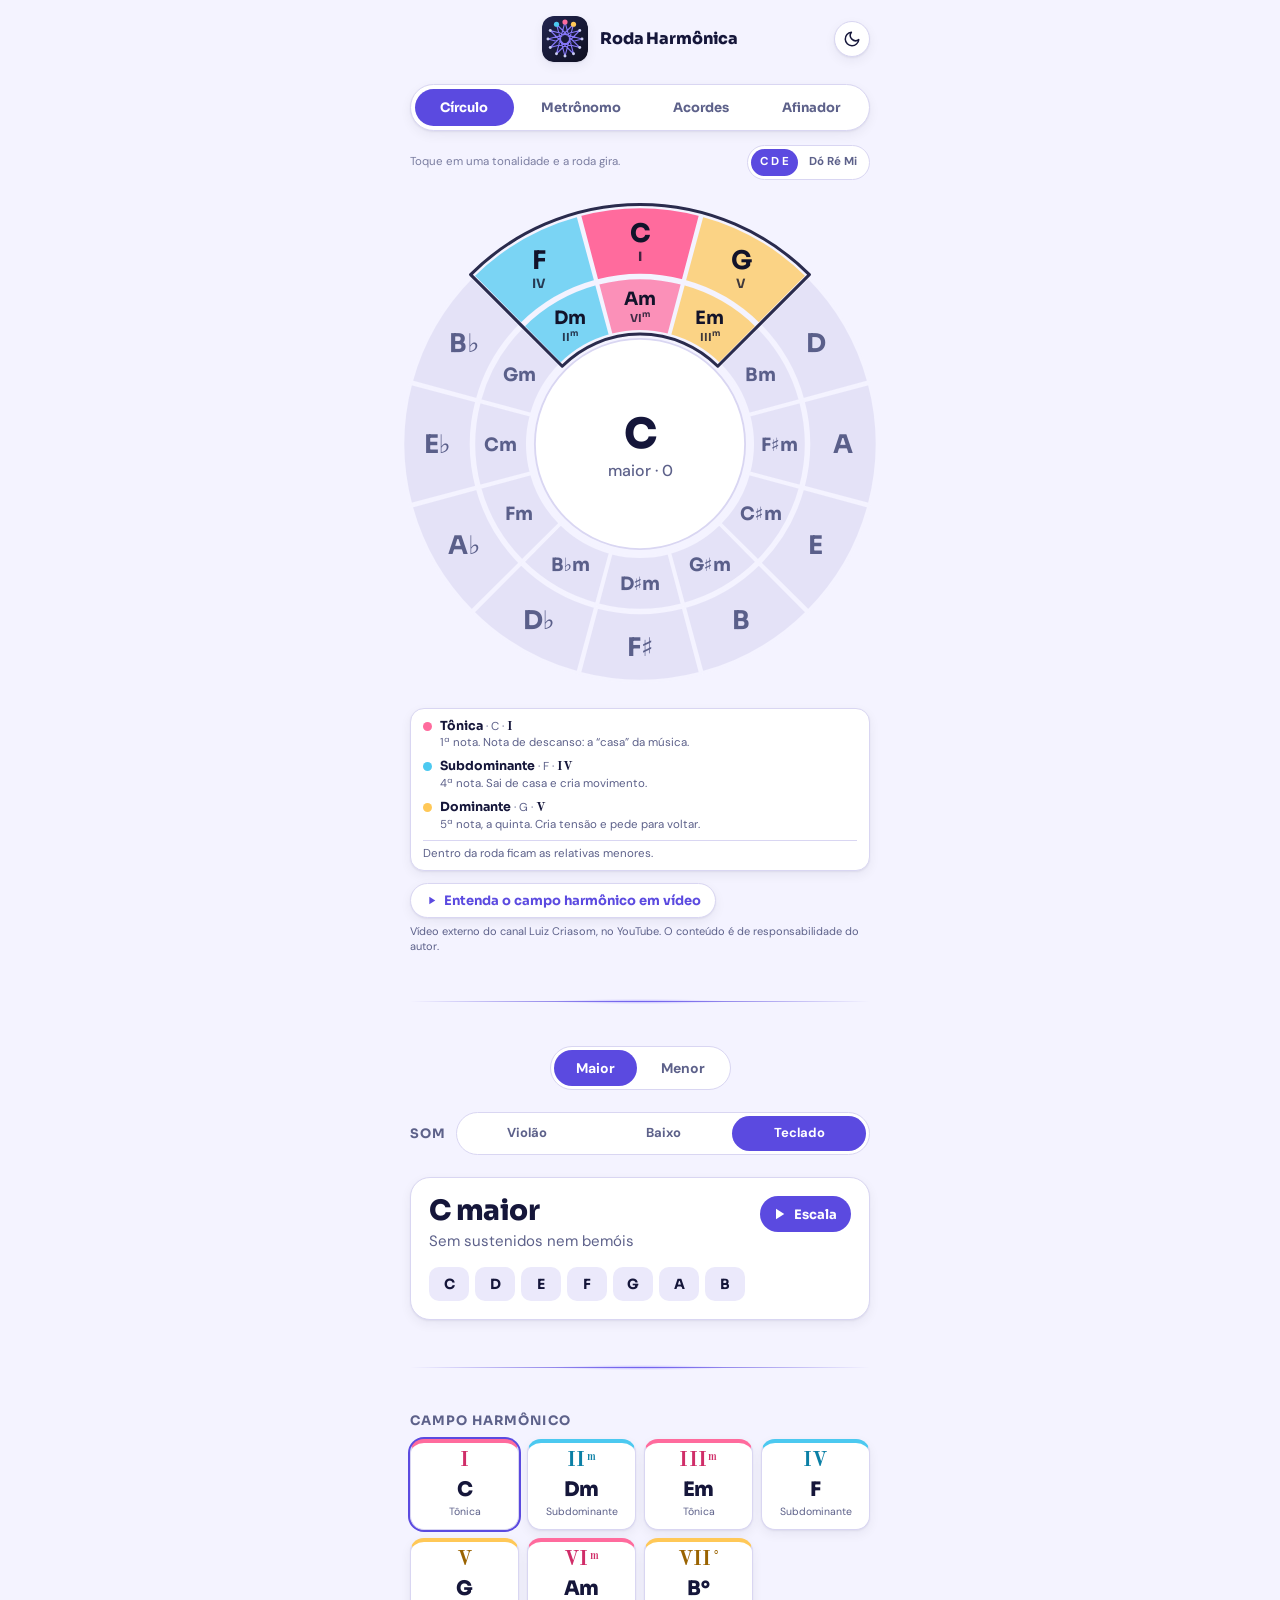
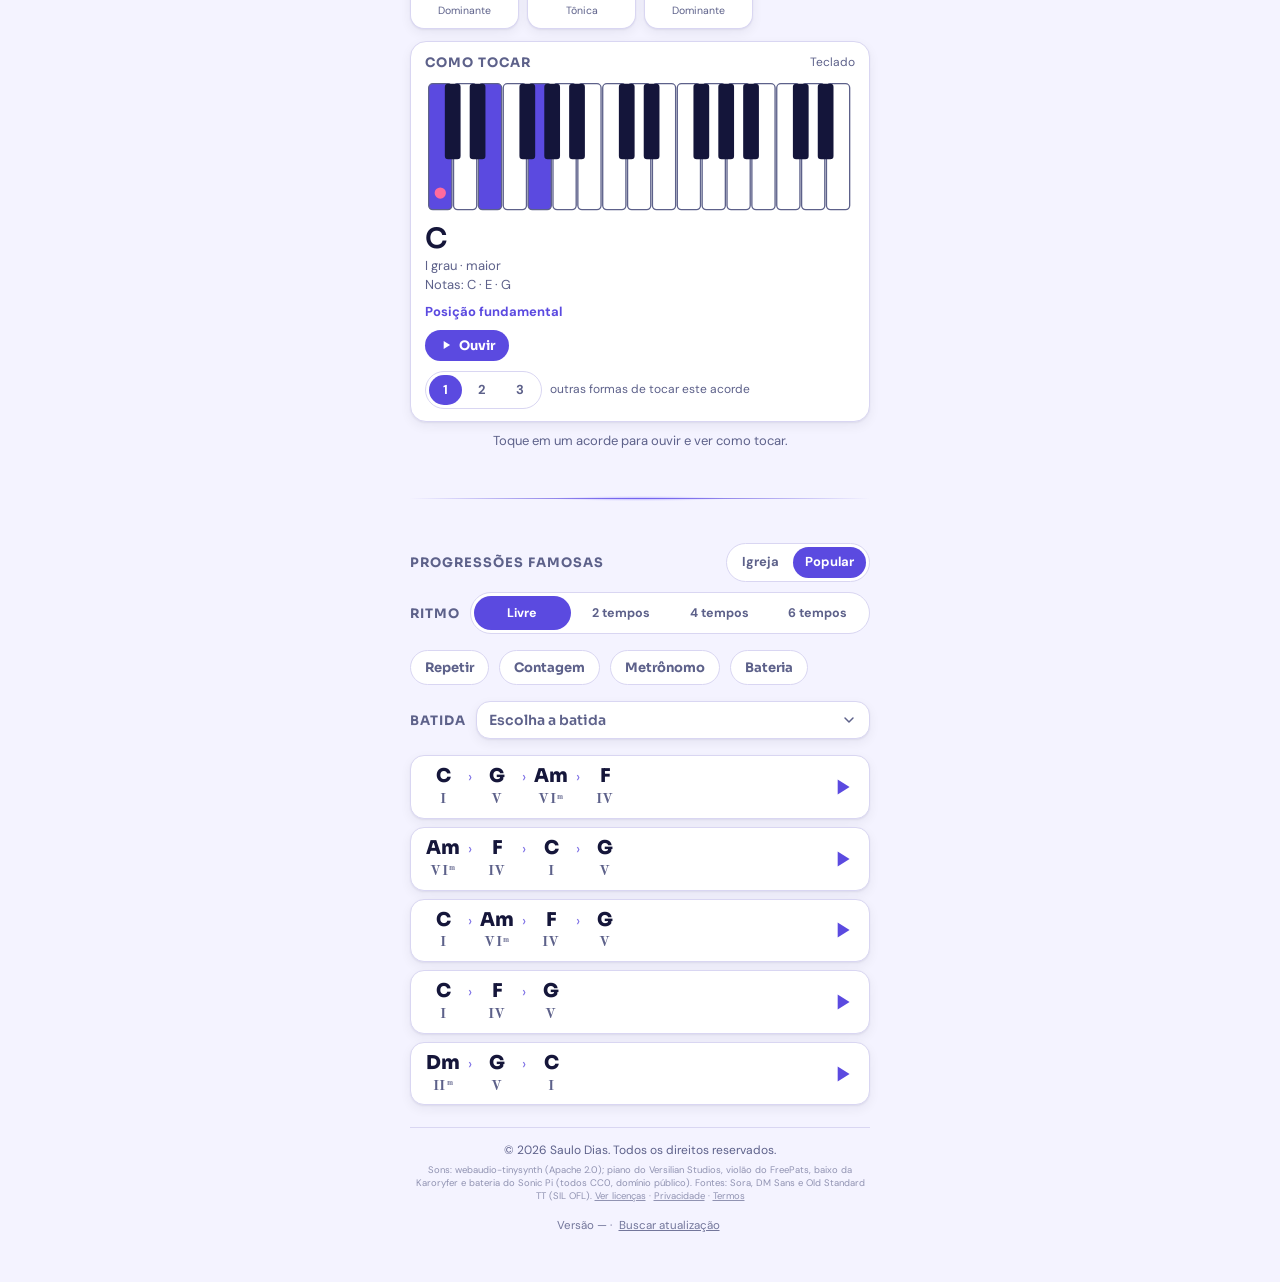
<file: index.html>
<!doctype html>
<html lang="pt-BR">
<head>
<meta charset="utf-8">
<meta name="viewport" content="width=device-width, initial-scale=1, viewport-fit=cover">
<title>Roda Harmônica</title>
<meta name="description" content="Roda Harmônica: círculo de quintas interativo, acordes, afinador, campo harmônico, progressões e ritmos.">
<meta name="theme-color" content="#f4f3ff" media="(prefers-color-scheme: light)">
<meta name="theme-color" content="#0e0f1f" media="(prefers-color-scheme: dark)">
<link rel="manifest" href="manifest.webmanifest">
<link rel="icon" type="image/svg+xml" href="icons/favicon.svg">
<link rel="icon" type="image/png" sizes="32x32" href="icons/favicon-32.png">
<link rel="apple-touch-icon" href="icons/apple-touch-icon.png">
<meta name="mobile-web-app-capable" content="yes">
<meta name="apple-mobile-web-app-capable" content="yes">
<meta name="apple-mobile-web-app-title" content="Roda Harmônica">
<meta name="apple-mobile-web-app-status-bar-style" content="black">
<link rel="stylesheet" href="assets/fonts/fonts.css">
<style>
/* base do documento (no protótipo isso vinha do Claude) */
:root { color-scheme: light; padding-top: env(safe-area-inset-top, 0px); padding-bottom: env(safe-area-inset-bottom, 0px); }
body { margin: 0; font: 14px system-ui, sans-serif; }
img { max-width: 100%; }
[hidden] { display: none !important; }
</style>
<style>
/* Layout: one phone-width column. Wheel on top, key card, chord grid, progressions.
   Colors: dark-first. Three function colors (tonic / subdominant / dominant) are reused on wheel and chord cards. */
:root {
  --bg: #0e0f1f;
  --surface: #181a30;
  --surface-2: #20233f;
  --seg: #1d2040;
  --seg-ink: #8f94bd;
  --fg: #f2f3ff;
  --muted: #9a9fc6;
  --line: #2a2e52;
  --ton: #ff6b9d;
  --sub: #4cc9f0;
  --dom: #ffc857;
  --on-fn: #12132a;
  --ton-t: #ff6b9d;
  --sub-t: #4cc9f0;
  --dom-t: #ffc857;
  --ok: #3ddc97;
  --shadow: none;
  --brand: #8b7cff;
  --font-display: "Sora", "Trebuchet MS", system-ui, sans-serif;
  --font-serif: "Old Standard TT", Georgia, "Times New Roman", serif;
  --font-body: "DM Sans", system-ui, -apple-system, "Segoe UI", sans-serif;
  color-scheme: dark;
}
@media (prefers-color-scheme: light) {
  :root:not([data-theme="dark"]) {
    --bg: #f4f3ff; --surface: #ffffff; --surface-2: #ebe9fb; --seg: #e4e2f7; --seg-ink: #5a5f8a;
    --fg: #15163a; --muted: #5d618a; --line: #d9d6f2; --brand: #5b4ae0;
    --ton-t: #d02d68; --sub-t: #0a7fa5; --dom-t: #9a6300; --ok: #0f9d62; --shadow: 0 1px 2px rgba(21, 22, 58, .06), 0 4px 12px rgba(21, 22, 58, .06);
    color-scheme: light;
  }
}
:root[data-theme="light"] {
  --bg: #f4f3ff; --surface: #ffffff; --surface-2: #ebe9fb; --seg: #e4e2f7; --seg-ink: #5a5f8a;
  --fg: #15163a; --muted: #5d618a; --line: #d9d6f2; --brand: #5b4ae0;
    --ton-t: #d02d68; --sub-t: #0a7fa5; --dom-t: #9a6300; --ok: #0f9d62; --shadow: 0 1px 2px rgba(21, 22, 58, .06), 0 4px 12px rgba(21, 22, 58, .06);
  color-scheme: light;
}
body { background: var(--bg); color: var(--fg); font: 15px/1.45 var(--font-body); padding-block: 16px 40px;
  padding-left: max(16px, env(safe-area-inset-left, 0px)); padding-right: max(16px, env(safe-area-inset-right, 0px)); }
.app { max-width: 460px; margin: 0 auto; display: flex; flex-direction: column; gap: 22px; }
html, body, button, a { -webkit-tap-highlight-color: transparent; }
button { font: inherit; color: inherit; cursor: pointer; border: 0; background: none; -webkit-tap-highlight-color: transparent; }
button:focus:not(:focus-visible) { outline: none; }
body, button, .seg { touch-action: manipulation; }
button:focus-visible { outline: 2px solid var(--brand); outline-offset: 2px; }
.seg, .seg:focus { outline: none; }
.seg:focus-visible path { stroke: var(--fg); stroke-width: 3; }

header { display: flex; align-items: center; justify-content: space-between; gap: 12px; }
h1 { font: 800 16px/1.15 var(--font-display); margin: 0; letter-spacing: -.01em; }
.sub { color: var(--muted); font-size: 13px; margin: 4px 0 0; }
.pill { display: inline-flex; background: var(--surface); border: 1px solid var(--line); border-radius: 999px; padding: 3px; gap: 2px; flex: none; }
.pill button { padding: 6px 12px; border-radius: 999px; font-size: 13px; font-weight: 700; color: var(--muted); }
.pill button[aria-pressed="true"] { background: var(--brand); color: #fff; }

.wheel-wrap { position: relative; width: calc(100% + 24px); max-width: none; margin: 0 -12px; aspect-ratio: 1; }
.wheel-wrap svg { width: 100%; height: 100%; display: block; overflow: visible; }
#rot { transition: transform .7s cubic-bezier(.2,.8,.2,1); }
.lbl { transition: transform .7s cubic-bezier(.2,.8,.2,1); font-family: var(--font-display); font-weight: 700; text-anchor: middle; dominant-baseline: central; fill: var(--seg-ink); pointer-events: none; }
.seg { cursor: pointer; -webkit-tap-highlight-color: transparent; }
.seg path { fill: var(--seg); stroke: var(--bg); stroke-width: 2.5; transition: fill .3s, opacity .3s; }
.seg.r-ton path { fill: var(--ton); } .seg.r-sub path { fill: var(--sub); } .seg.r-dom path { fill: var(--dom); }
.seg[class*="r-"]:not(.r-off) .lbl { fill: var(--on-fn); }
.seg:not(.root):not(.r-off) path { opacity: .72; }
.seg.root .lbl { font-weight: 800; }
.seg.r-off:hover path { fill: var(--surface-2); }
.window { fill: none; stroke: var(--fg); stroke-width: 2.5; stroke-linejoin: round; pointer-events: none; opacity: .9; }
.hub { fill: var(--surface); stroke: var(--line); stroke-width: 1.5; }
.hub-key { font: 800 34px var(--font-display); fill: var(--fg); text-anchor: middle; dominant-baseline: central; }
.hub-sub { font: 500 13px var(--font-body); fill: var(--muted); text-anchor: middle; }

.bar { display: flex; justify-content: center; }
.bar .pill button { padding: 8px 22px; font-size: 14px; }

.card { background: var(--surface); border: 1px solid var(--line); border-radius: 20px; padding: 18px; display: flex; flex-direction: column; gap: 14px; }
.key-title { font: 800 28px/1.1 var(--font-display); margin: 0; letter-spacing: -.02em; }
.sig { color: var(--muted); margin: 4px 0 0; }
.notes { display: flex; flex-wrap: wrap; gap: 6px; }
.key-top { display: flex; align-items: flex-start; justify-content: space-between; gap: 12px; }
.key-top > div { min-width: 0; }
.scale-btn { flex: none; display: inline-flex; align-items: center; gap: 6px; padding: 9px 14px 9px 10px; border-radius: 999px; background: var(--brand); color: #fff; font: 700 13px var(--font-display); }
.scale-btn svg { width: 18px; height: 18px; fill: currentColor; }
.scale-btn:active, .notes button:active { transform: scale(.95); }
.notes button { min-width: 40px; text-align: center; padding: 8px 10px; border-radius: 10px; background: var(--surface-2); color: var(--fg); font: 700 14px var(--font-display); transition: background .15s, color .15s, transform .1s; }
.notes button.on { background: var(--brand); color: #fff; }

h3 { font: 700 13px var(--font-display); letter-spacing: .08em; text-transform: uppercase; color: var(--muted); margin: 0 0 10px; }
.grid { display: grid; grid-template-columns: repeat(4, minmax(0, 1fr)); gap: 8px; }
.chord { background: var(--surface); border: 1px solid var(--line); border-top: 4px solid var(--c, var(--line)); border-radius: 14px; padding: 8px 6px 10px; display: flex; flex-direction: column; align-items: center; gap: 2px; min-width: 0; transition: transform .12s, background .15s; }
.chord:active { transform: scale(.96); }
.chord .num { font: 700 20px/1 var(--font-serif); color: var(--ct); letter-spacing: .02em; margin-bottom: 4px; }
.chord .num sup, .prog small sup { font-size: .55em; vertical-align: .55em; line-height: 0; margin-left: 1px; }
.chord .name { font: 800 20px var(--font-display); letter-spacing: -.01em; }
.chord .fn { font-size: 10.5px; color: var(--muted); white-space: nowrap; }
.chord.playing { background: var(--c); border-color: var(--c); }
.chord.playing .num, .chord.playing .name, .chord.playing .fn { color: var(--on-fn); }
.chord.play-scale { border-top-color: var(--brand); justify-content: center; font-weight: 700; font-size: 13px; color: var(--brand); gap: 4px; }
.chord.play-scale svg { width: 22px; height: 22px; fill: currentColor; }

.tabs { display: flex; gap: 2px; padding: 4px; background: var(--surface); border: 1px solid var(--line); border-radius: 999px; box-shadow: var(--shadow); }
.tabs button { flex: 1 1 auto; min-width: 0; padding: 10px 6px; border-radius: 999px; font: 700 13px var(--font-display); color: var(--muted); white-space: nowrap; }
.tabs button[aria-selected="true"] { background: var(--brand); color: #fff; }
.view { display: flex; flex-direction: column; gap: 22px; }
.pill.wide { display: flex; width: 100%; }
.pill.wide button { flex: 1; padding: 8px 2px; font-size: 12.5px; border-radius: 999px; font-weight: 700; color: var(--muted); }
.pill.wide button[aria-pressed="true"] { background: var(--brand); color: #fff; }
.strings { display: grid; grid-template-columns: repeat(var(--n, 6), minmax(0, 1fr)); gap: 8px; }
.str { display: flex; flex-direction: column; align-items: center; gap: 2px; padding: 12px 2px 10px; background: var(--surface-2); border: 1px solid var(--line); border-radius: 14px; min-width: 0; transition: transform .1s, background .15s; }
.str i { font: normal 500 11px var(--font-body); color: var(--muted); }
.str b { font: 800 22px/1.1 var(--font-display); }
.str small { font-size: 10px; color: var(--muted); white-space: nowrap; }
.str.on { background: var(--brand); border-color: var(--brand); color: #fff; }
.str.on i, .str.on small { color: #fff; opacity: .85; }
.str.on { transition: none; }
.gauge { width: 100%; max-width: 360px; margin: 0 auto; }
.gauge svg { width: 100%; height: auto; display: block; overflow: visible; }
.gauge text { font-family: var(--font-display); }
.gauge .gnote { font-size: 58px; font-weight: 800; fill: var(--fg); text-anchor: middle; }
.gauge .goct { font-size: 22px; }
.gauge .ghz { font: 700 14px var(--font-body); fill: var(--fg); text-anchor: middle; }
.gauge .tk { stroke: var(--muted); stroke-width: 1.3; opacity: .8; }
.gauge .tk.mj { stroke: var(--fg); stroke-width: 2.2; opacity: 1; }
.gauge .gs { font-size: 18px; font-weight: 700; fill: var(--muted); text-anchor: middle; dominant-baseline: central; }
.gauge .zone { fill: var(--ok); }
.gauge .needle { transform-origin: 150px 262px; transition: transform .22s cubic-bezier(.2, .9, .3, 1.15), opacity .2s; }
.gauge .needle line { stroke: var(--brand); stroke-width: 3; stroke-linecap: round; transition: stroke .2s; }
.gauge .piv { fill: var(--surface); stroke: var(--brand); stroke-width: 3; transition: stroke .2s; }
.gauge.ok .needle line, .gauge.ok .piv { stroke: var(--ok); }
.gauge.idle .needle { opacity: .35; }
.gauge .mic { fill: none; stroke: var(--muted); stroke-width: 1.6; stroke-linecap: round; }
.gauge .lvbg { fill: var(--surface-2); }
.gauge .lv { fill: var(--ok); }
.mhint { text-align: center; font: 700 14px var(--font-display); min-height: 20px; }
.mic-wrap { display: flex; justify-content: center; padding: 2px 0; }
.mic-fab { width: 64px; height: 64px; border-radius: 50%; background: var(--surface-2); border: 1px solid var(--line); display: grid; place-items: center; box-shadow: var(--shadow); position: relative; transition: background .2s, transform .1s; }
.mic-fab:active { transform: scale(.94); }
.mic-fab svg { width: 28px; height: 28px; fill: none; stroke: var(--fg); stroke-width: 1.9; stroke-linecap: round; stroke-linejoin: round; }
.mic-fab[aria-pressed="true"] { background: var(--brand); border-color: var(--brand); }
.mic-fab[aria-pressed="true"] svg { stroke: #fff; }
.mic-fab[aria-pressed="true"]::after { content: ""; position: absolute; inset: -6px; border-radius: 50%; border: 2px solid var(--brand); opacity: .55; animation: micPulse 1.6s ease-out infinite; }
@keyframes micPulse { from { transform: scale(.92); opacity: .6; } to { transform: scale(1.25); opacity: 0; } }
@media (prefers-reduced-motion: reduce) { .mic-fab[aria-pressed="true"]::after { animation: none; } }
.mic-btn[aria-pressed="true"] { background: var(--brand); border-color: var(--brand); color: #fff; }
.mhead { display: flex; justify-content: space-between; align-items: baseline; gap: 10px; }
.mhead h3 { margin: 0; }
.mhead span { font-size: 12px; color: var(--muted); }
.mic-btn { align-self: flex-start; padding: 9px 16px; border-radius: 999px; background: var(--surface-2); border: 1px solid var(--line); font: 700 13px var(--font-display); }
.foot { text-align: center; font-size: 12px; color: var(--muted); padding-top: 14px; border-top: 1px solid var(--line); }
.foot small { display: block; margin-top: 4px; font-size: 9.5px; line-height: 1.4; opacity: .65; }
.foot small a { color: inherit; text-decoration: underline; }
.foot .upd { margin-top: 8px; font-size: 11.5px; opacity: .85; }
.foot .upd #updMsg { display: block; margin-top: 2px; }
.linkbtn { color: inherit; text-decoration: underline; font: inherit; padding: 6px 4px; }
.linkbtn:disabled { opacity: .6; }
.updbar { position: fixed; left: max(16px, env(safe-area-inset-left, 0px)); right: max(16px, env(safe-area-inset-right, 0px)); bottom: calc(16px + env(safe-area-inset-bottom, 0px)); z-index: 500;
  max-width: 460px; margin: 0 auto; display: flex; align-items: center; justify-content: space-between; gap: 12px; padding: 10px 12px 10px 16px;
  border-radius: 16px; background: var(--brand); color: #fff; box-shadow: 0 8px 24px rgba(0, 0, 0, .35); font: 700 14px var(--font-display); }
.updbar:not([hidden]) + .app { padding-bottom: 84px; }   /* o aviso não cobre o rodapé */
.updbar button { background: #fff; color: #3d2fb8; border-radius: 999px; padding: 8px 16px; font: 700 14px var(--font-display); }

.brand { display: flex; align-items: center; gap: 12px; min-width: 0; }
.brand > div { min-width: 0; }
.logo { width: 46px; height: 46px; flex: none; border-radius: 12px; box-shadow: var(--shadow); }
@media (max-width: 430px) { .logo { width: 40px; height: 40px; } .brand { gap: 10px; } }
header { position: relative; justify-content: center; min-height: 46px; }
.hd-theme { position: absolute; right: 0; top: 50%; transform: translateY(-50%); }
.subrow { display: flex; align-items: center; justify-content: space-between; gap: 10px; margin-top: -8px; }
.subrow .sub { margin: 0; font-size: 11.5px; line-height: 1.3; color: var(--muted); opacity: .8; flex: 1; min-width: 0; }
.subrow .pill button { padding: 5px 9px; font-size: 11.5px; }
.hd-r { display: flex; align-items: center; gap: 8px; flex: none; }
.icon-btn { width: 36px; height: 36px; border-radius: 50%; background: var(--surface); border: 1px solid var(--line); display: grid; place-items: center; box-shadow: var(--shadow); }
.icon-btn svg { width: 18px; height: 18px; fill: none; stroke: var(--fg); stroke-width: 2; stroke-linecap: round; stroke-linejoin: round; }
.card, .chord, .prog, .legend, .bat { box-shadow: var(--shadow); }
.inst { display: flex; align-items: center; gap: 10px; }
.inst-l { font: 700 13px var(--font-display); letter-spacing: .08em; text-transform: uppercase; color: var(--muted); }
.inst .pill { flex: 1; min-width: 0; }
.inst .pill button { flex: 1; padding: 8px 2px; }
.rhythm { display: flex; align-items: center; gap: 10px; margin-bottom: 16px; }
.rhythm .pill { flex: 1; min-width: 0; }
.rhythm .pill button { flex: 1; padding: 8px 2px; font-size: 12.5px; }
.bats { display: grid; grid-template-columns: repeat(auto-fit, minmax(128px, 1fr)); gap: 6px; margin-bottom: 10px; }
.bat { text-align: left; background: var(--surface); border: 1px solid var(--line); border-radius: 12px; padding: 7px 10px; min-width: 0; }
.dd { position: relative; display: flex; align-items: center; gap: 10px; margin-bottom: 16px; }
.dd-btn { flex: 1; min-width: 0; display: flex; align-items: center; gap: 10px; padding: 9px 12px; border-radius: 14px; background: var(--surface); border: 1px solid var(--line); text-align: left; box-shadow: var(--shadow); }
.dd-btn[aria-expanded="true"] { border-color: var(--brand); }
.dd-name { font: 800 14px var(--font-display); }
.dd-name.ph { font-weight: 500; color: var(--muted); }
.dd-pat { margin-left: auto; font: 500 12px ui-monospace, "SFMono-Regular", Menlo, Consolas, monospace; color: var(--muted); letter-spacing: .06em; white-space: nowrap; overflow: hidden; text-overflow: ellipsis; }
.dd-btn .chev { width: 16px; height: 16px; flex: none; fill: none; stroke: var(--muted); stroke-width: 2.2; stroke-linecap: round; stroke-linejoin: round; transition: transform .15s; }
.dd-btn[aria-expanded="true"] .chev { transform: rotate(180deg); }
.dd-list { position: absolute; left: 0; right: 0; top: calc(100% + 6px); z-index: 40; background: var(--surface); border: 1px solid var(--line); border-radius: 16px; padding: 6px; display: grid; gap: 4px; max-height: 70vh; overflow: auto; box-shadow: 0 12px 32px rgba(0, 0, 0, .4); }
.dd-opt { text-align: left; padding: 9px 12px; border-radius: 12px; border: 1px solid transparent; display: grid; gap: 1px; }
.dd-opt:active { background: var(--surface-2); }
.dd-opt[aria-selected="true"] { background: var(--surface-2); border-color: var(--brand); }
.dd-opt b em { font: 500 11px var(--font-body); font-style: normal; color: var(--muted); margin-left: 6px; }
.dd-opt b { font: 700 13px var(--font-display); }
.dd-opt span { font: 500 12.5px/1.3 ui-monospace, "SFMono-Regular", Menlo, Consolas, monospace; color: var(--muted); letter-spacing: .06em; white-space: nowrap; }
.dd-opt[aria-selected="true"] span { color: var(--brand); }
.dd-list .bat-key { grid-column: auto; margin: 4px 6px 2px; }
.bat-h, .bat-key { grid-column: 1 / -1; }
.bat-key { margin: 0; font-size: 12px; color: var(--muted); }
.bat b { display: block; font: 700 13px var(--font-display); }
.bat span { display: block; font: 500 13px/1.3 ui-monospace, "SFMono-Regular", Menlo, Consolas, monospace; color: var(--muted); letter-spacing: .06em; white-space: nowrap; }
.bat[aria-pressed="true"] { border-color: var(--brand); background: var(--surface-2); }
.bat[aria-pressed="true"] span { color: var(--brand); }
.tempo { display: flex; align-items: center; gap: 10px; margin-bottom: 16px; }
.tempo input { flex: 1; min-width: 0; accent-color: var(--brand); }
.tempo output { font: 700 13px var(--font-display); min-width: 58px; text-align: right; font-variant-numeric: tabular-nums; }
.opts { display: flex; flex-wrap: wrap; gap: 10px; margin-bottom: 16px; }
.opts .opt { padding: 8px 14px; border-radius: 999px; background: var(--surface); border: 1px solid var(--line); font: 700 13px var(--font-display); color: var(--muted); }
.opts .opt[aria-pressed="true"] { background: var(--brand); border-color: var(--brand); color: #fff; }
.beatbox { display: flex; align-items: center; justify-content: space-between; gap: 12px; margin-bottom: 10px; padding: 8px 14px; background: var(--surface); border: 1px solid var(--line); border-radius: 14px; min-height: 22px; }
.beat-txt { font: 700 12px var(--font-display); color: var(--muted); letter-spacing: .06em; text-transform: uppercase; }
.beats { display: flex; align-items: center; justify-content: center; gap: 10px; min-height: 22px; }
.beats i { width: 14px; height: 14px; border-radius: 50%; background: var(--seg); transition: background .08s, transform .08s; }
.beats i:first-child { width: 18px; height: 18px; }
.beats i.on { background: var(--brand); transform: scale(1.25); }
.beats i.cnt { background: var(--dom); transform: scale(1.25); }
.mt-play { width: 64px; height: 64px; flex: none; border-radius: 50%; background: var(--surface-2); border: 1px solid var(--line); display: grid; place-items: center; }
.mt-play svg { width: 28px; height: 28px; fill: var(--fg); }
.mt-play[aria-pressed="true"] { background: var(--brand); border-color: var(--brand); }
.mt-play[aria-pressed="true"] svg { fill: #fff; }
.mt-bpm { display: flex; align-items: center; justify-content: center; gap: 10px; }
.mt-bpm output { font: 800 34px/1 var(--font-display); min-width: 62px; text-align: center; font-variant-numeric: tabular-nums; }
.mt-bpm small { color: var(--muted); font-size: 12px; margin-left: -6px; }
.mt-bpm button { width: 34px; height: 34px; border-radius: 50%; background: var(--surface-2); border: 1px solid var(--line); font: 800 18px/1 var(--font-body); }
.mt-tap { padding: 10px 16px; border-radius: 999px; background: var(--surface-2); border: 1px solid var(--line); font: 700 13px var(--font-display); }
.mt-tap:active { background: var(--brand); color: #fff; }
.mt-stage { display: grid; gap: 12px; justify-items: center; }
.mt-stage svg { width: min(100%, 200px); height: auto; display: block; }
.mt-name { font: 700 13px var(--font-display); color: var(--muted); letter-spacing: .08em; text-transform: uppercase; margin-top: -4px; }
.mt-stage input[type="range"] { width: 100%; max-width: 320px; accent-color: var(--brand); }
.pill.wrapp { display: flex; flex-wrap: wrap; justify-content: center; border-radius: 20px; max-width: 100%; }
.mt-drums { display: flex; align-items: center; justify-content: center; gap: 10px; flex-wrap: wrap; }
.mt-actions { display: flex; align-items: center; justify-content: center; gap: 16px; }
.mt-actions .mt-play { width: 72px; height: 72px; box-shadow: 0 6px 18px rgba(139, 124, 255, .25); }
.mt-stage .beats { margin: 2px 0; }
.mt-tapmsg { min-height: 18px; font: 700 13px var(--font-display); color: var(--brand); text-align: center; }
.mt-help { display: grid; gap: 6px; max-width: 360px; font-size: 12.5px; line-height: 1.4; color: var(--muted); text-align: center; }
.mt-help p { margin: 0; }
.mt-help b { color: var(--fg); }
#mtWeightG { cursor: grab; }
#mtWeightG:active { cursor: grabbing; }
/* divisor entre assuntos: linha fina que acende no meio e some nas pontas; cresce do meio ao aparecer na tela */
.dv { position: relative; height: 24px; margin: 14px 0 10px; }
.dv i { position: absolute; left: 0; right: 0; top: 11px; height: 1px; background: linear-gradient(90deg, transparent, var(--brand) 50%, transparent); transform-origin: center; transition: transform .8s cubic-bezier(.2, .7, .2, 1), opacity .8s; }
.dv i::after { content: ""; position: absolute; left: 30%; right: 30%; top: -2px; height: 5px; background: radial-gradient(closest-side, rgba(139, 124, 255, .5), transparent); }
.dvjs .dv:not(.in) i { transform: scaleX(0); opacity: 0; }
@media (prefers-reduced-motion: reduce) { .dv i { transition: none; } .dvjs .dv:not(.in) i { transform: none; opacity: 1; } }
.sec-head { display: flex; align-items: center; justify-content: space-between; gap: 12px; margin-bottom: 10px; }
.sec-head h3 { margin: 0; }
.progs { display: grid; gap: 8px; }
.prog { text-align: left; background: var(--surface); border: 1px solid var(--line); border-radius: 14px; padding: 10px 14px; display: flex; align-items: center; justify-content: space-between; gap: 10px; }
.prog b { font: 800 19px/1.15 var(--font-display); letter-spacing: -.01em; display: block; margin-bottom: 3px; }
.prog b i { font-style: normal; }
.prog b s { text-decoration: none; color: var(--brand); font: 400 15px var(--font-body); margin: 0 7px; opacity: .8; }
.prog small { display: block; color: var(--muted); font: 700 14px/1.2 var(--font-serif); letter-spacing: .04em; }
.seq { display: flex; align-items: flex-start; flex-wrap: wrap; row-gap: 6px; min-width: 0; }
.cell { display: flex; flex-direction: column; align-items: center; min-width: 36px; }
.seq > s { text-decoration: none; color: var(--brand); font: 400 15px/22px var(--font-body); margin: 0 7px; opacity: .8; }
.prog small i { font-style: normal; }
.prog small s { text-decoration: none; margin: 0 6px; opacity: .6; font-family: var(--font-body); }
.prog svg { width: 26px; height: 26px; fill: var(--brand); flex: none; }
.prog.busy { border-color: var(--brand); }

/* diagramas de acordes */
.dgp { margin-top: 12px; background: var(--surface); border: 1px solid var(--line); border-radius: 16px; padding: 12px 14px; box-shadow: var(--shadow); }
.dgp-h { display: flex; justify-content: space-between; align-items: center; margin-bottom: 8px; }
.dgp-i { font-size: 12px; color: var(--muted); }
.dgp-b { display: flex; gap: 16px; align-items: center; }
.dgp-b.col { flex-direction: column; align-items: stretch; gap: 8px; }
.dgp-fig { flex: none; line-height: 0; border-radius: 12px; padding: 2px; }
.dgp-fig svg { display: block; height: 136px; width: auto; max-width: 52vw; }
.dgp-b.col .dgp-fig svg { height: auto; width: 100%; max-width: none; }
.dgp-t { min-width: 0; flex: 1; }
.dgp-n { font: 600 28px/1.1 var(--font-display); }
.dgp-s { font-size: 13px; color: var(--muted); margin-top: 2px; }
.dgp-no { font-size: 13px; color: var(--muted); }
.dgp-l { font-weight: 700; font-size: 13px; color: var(--brand); margin-top: 8px; }
.dgp-play { margin-top: 8px; padding: 7px 14px; border-radius: 999px; background: var(--brand); color: #fff; font: 700 13px var(--font-display); display: inline-flex; gap: 6px; align-items: center; }
.dgp-play svg { width: 14px; height: 14px; fill: currentColor; }
.dgp-c { display: flex; gap: 8px; align-items: center; margin-top: 10px; flex-wrap: wrap; }
.dgp-c .pill button { padding: 6px 14px; }
.dgp-c small { color: var(--muted); font-size: 12px; }
.chord.sel { box-shadow: 0 0 0 2px var(--brand); }
.fb-l { stroke: var(--muted); stroke-width: 1.3; } .fb-s { stroke: var(--muted); stroke-width: 1.3; opacity: .85; }
.fb-nut { fill: var(--fg); } .fb-d { fill: var(--brand); } .fb-r { fill: var(--ton); } .fb-bar { fill: var(--brand); opacity: .9; }
.fb-o { fill: none; stroke: var(--fg); stroke-width: 1.4; } .fb-x { fill: var(--muted); font: 700 11px var(--font-display); text-anchor: middle; } .fb-c { fill: var(--muted); font: 700 9px var(--font-display); }
.pk-w { fill: #fff; stroke: var(--muted); stroke-width: .8; } .pk-b { fill: #14153a; } .pk-on { fill: var(--brand); }

/* aba Acordes */
.axrow { display: flex; align-items: center; gap: 10px; }
.axins { flex: 1; min-width: 0; } .axins button { flex: 1; padding: 8px 2px; }
.axroots { display: grid; grid-template-columns: repeat(6, minmax(0, 1fr)); gap: 6px; }
.axroot { background: var(--surface); border: 1px solid var(--line); border-radius: 12px; padding: 7px 0 6px; text-align: center; font: 700 15px/1.1 var(--font-display); box-shadow: var(--shadow); }
.axroot small { display: block; font: 500 10px var(--font-body); color: var(--muted); min-height: 12px; }
.axroot[aria-pressed="true"] { background: var(--brand); border-color: var(--brand); color: #fff; } .axroot[aria-pressed="true"] small { color: #e9e6ff; }
.axcls { display: flex; flex-wrap: wrap; gap: 8px; }
.axcls button { padding: 8px 14px; border-radius: 999px; background: var(--surface); border: 1px solid var(--line); font: 700 13px var(--font-display); color: var(--muted); white-space: nowrap; }
.axcls button[aria-pressed="true"] { background: var(--brand); border-color: var(--brand); color: #fff; }
.axcls-d { font-size: 13px; color: var(--muted); margin-top: -8px; }
.axgrid { display: grid; grid-template-columns: repeat(2, minmax(0, 1fr)); gap: 10px; }
.axcard { background: var(--surface); border: 1px solid var(--line); border-radius: 14px; padding: 10px 8px 8px; text-align: center; display: flex; flex-direction: column; align-items: center; gap: 2px; min-width: 0; position: relative; box-shadow: var(--shadow); }
.axcard[aria-pressed="true"] { border-color: var(--brand); box-shadow: 0 0 0 2px var(--brand); }
.axcard b { font: 600 18px var(--font-display); } .axcard small { font-size: 11.5px; color: var(--muted); line-height: 1.2; min-height: 28px; }
.axcard svg { display: block; height: 92px; width: auto; max-width: 100%; } .axcard.p svg { height: auto; width: 100%; }
.axcard i { position: absolute; top: 8px; right: 9px; width: 8px; height: 8px; border-radius: 50%; background: var(--ok); }
.axcard .tn { font: 600 14px var(--font-display); margin-top: 6px; } .axcard .dg { font-size: 11.5px; color: var(--muted); margin-bottom: 4px; }
.axsearch { display: flex; flex-direction: column; gap: 6px; }
.axsearch input { width: 100%; padding: 11px 16px; border-radius: 999px; background: var(--surface); border: 1px solid var(--line); color: var(--fg); font: 600 14px var(--font-body); box-shadow: var(--shadow); -webkit-appearance: none; appearance: none; }
.axsearch input::placeholder { color: var(--muted); font-weight: 500; } .axsearch input:focus { outline: 2px solid var(--brand); outline-offset: 1px; }
.axqm { font-size: 12.5px; color: var(--ton-t, var(--muted)); min-height: 0; } .axqm:empty { display: none; }
.dgp-sl { font: 700 11px var(--font-display); letter-spacing: .06em; text-transform: uppercase; color: var(--muted); }
.axleg { font-size: 12px; color: var(--muted); display: flex; gap: 6px; align-items: center; flex-wrap: wrap; } .axleg i { width: 8px; height: 8px; border-radius: 50%; background: var(--ok); display: inline-block; }
.dgp-c .pill.wrap { flex-wrap: wrap; border-radius: 18px; } .dgp-c .pill.wrap button { padding: 6px 10px; font-size: 12px; }
.neck { display: block; width: 100%; height: auto; } .nk-l { stroke: var(--muted); stroke-width: 1.2; } .nk-s { stroke: var(--muted); stroke-width: 1.6; opacity: .9; } .nk-nut { stroke: var(--fg); stroke-width: 4; } .nk-in { fill: var(--muted); opacity: .5; }
.nk-t { fill: var(--muted); font: 700 9px var(--font-display); text-anchor: middle; } .nk-d { fill: var(--brand); } .nk-r { fill: var(--ton); } .nk-g { fill: #fff; font: 700 10px var(--font-display); text-anchor: middle; } .nk-sn { fill: var(--muted); font: 700 10px var(--font-display); text-anchor: end; }
.tip { color: var(--muted); font-size: 13px; text-align: center; margin: 0; }
.vid { display: flex; flex-direction: column; align-items: flex-start; gap: 6px; margin-top: -10px; }
.vid a { display: inline-flex; align-items: center; gap: 6px; padding: 8px 14px; border-radius: 999px; background: var(--surface); border: 1px solid var(--line); color: var(--brand); font: 700 13px var(--font-display); text-decoration: none; box-shadow: var(--shadow); }
.vid a svg { width: 13px; height: 13px; fill: currentColor; }
.vid p { margin: 0; font-size: 11px; line-height: 1.35; color: var(--muted); }
.legend { display: grid; gap: 7px; background: var(--surface); border: 1px solid var(--line); border-radius: 14px; padding: 9px 12px; font-size: 11.5px; color: var(--muted); }
.lg { display: grid; grid-template-columns: 9px minmax(0, 1fr); gap: 8px; align-items: start; }
.lg > i { width: 9px; height: 9px; border-radius: 50%; margin-top: 4px; }
.lg b { color: var(--fg); font: 700 12.5px var(--font-display); }
.lg .lg-r { color: var(--fg); font: 700 12.5px var(--font-serif); }
.lg sup { font-size: .6em; vertical-align: .5em; line-height: 0; }
.lg p { margin: 1px 0 0; line-height: 1.3; }
.lg-note { margin: 0; padding-top: 6px; border-top: 1px solid var(--line); line-height: 1.3; }
.lbl.deg { font-weight: 700; opacity: .8; }
@media (prefers-reduced-motion: reduce) { #rot, .lbl, .seg path, .chord { transition: none; } }
/* abertura */
#splash { position: fixed; inset: 0; z-index: 1000; display: flex; flex-direction: column; align-items: center; justify-content: center; text-align: center;
  background: radial-gradient(60% 46% at 50% 40%, color-mix(in srgb, var(--brand) 24%, var(--bg)) 0%, var(--bg) 72%);
  transition: opacity .6s ease, transform .6s ease; }
#splash.out { opacity: 0; transform: scale(1.04); pointer-events: none; }
.sp-logo { width: 132px; height: 132px; border-radius: 30px; box-shadow: 0 14px 44px rgba(139, 124, 255, .35); animation: spIn .55s cubic-bezier(.2, .9, .3, 1.1) both; }
.sp-logo .star { stroke-dasharray: 1; stroke-dashoffset: 1; animation: spDraw 1.2s .25s ease-out forwards; }
.sp-logo .dot { transform-box: fill-box; transform-origin: center; opacity: 0; animation: spPop .4s calc(.3s + var(--i) * .06s) cubic-bezier(.2, .9, .3, 1.4) forwards; }
.sp-name { font: 800 26px/1.15 var(--font-display); letter-spacing: -.01em; margin: 26px 0 0; padding-inline: 24px; opacity: 0; animation: spUp .6s .9s ease-out forwards; }
.sp-by { font: 500 14px var(--font-body); color: var(--muted); letter-spacing: .05em; margin: 8px 0 0; opacity: 0; animation: spUp .6s 1.25s ease-out forwards; }
@keyframes spIn { from { opacity: 0; transform: scale(.8); } to { opacity: 1; transform: scale(1); } }
@keyframes spDraw { to { stroke-dashoffset: 0; } }
@keyframes spPop { from { opacity: 0; transform: scale(0); } to { opacity: 1; transform: scale(1); } }
@keyframes spUp { from { opacity: 0; transform: translateY(10px); } to { opacity: 1; transform: none; } }
@media (prefers-reduced-motion: reduce) {
  .sp-logo, .sp-logo .star, .sp-logo .dot, .sp-name, .sp-by { animation: none !important; opacity: 1; stroke-dashoffset: 0; transform: none; }
}
</style>
</head>
<body>
<div id="splash" role="img" aria-label="Roda Harmônica, by Saulo Dias">
  <svg class="sp-logo" viewBox="0 0 100 100" aria-hidden="true"><defs><linearGradient id="spg" x1="0" y1="0" x2="1" y2="1"><stop offset="0" stop-color="#222550"/><stop offset="1" stop-color="#0e0f1f"/></linearGradient></defs><rect width="100" height="100" rx="23" fill="url(#spg)"/><path class="star" pathLength="1" d="M50.00 13.00L31.50 82.04L82.04 31.50L13.00 50.00L82.04 68.50L31.50 17.96L50.00 87.00L68.50 17.96L17.96 68.50L87.00 50.00L17.96 31.50L68.50 82.04Z" fill="none" stroke="#8b7cff" stroke-width="2.4" stroke-linejoin="round"/><circle class="dot" style="--i:0" cx="50.00" cy="13.00" r="5.6" fill="#ff6b9d"/><circle class="dot" style="--i:1" cx="31.50" cy="82.04" r="3.2" fill="#c9ccf0"/><circle class="dot" style="--i:2" cx="82.04" cy="31.50" r="3.2" fill="#c9ccf0"/><circle class="dot" style="--i:3" cx="13.00" cy="50.00" r="3.2" fill="#c9ccf0"/><circle class="dot" style="--i:4" cx="82.04" cy="68.50" r="3.2" fill="#c9ccf0"/><circle class="dot" style="--i:5" cx="31.50" cy="17.96" r="5.6" fill="#4cc9f0"/><circle class="dot" style="--i:6" cx="50.00" cy="87.00" r="3.2" fill="#c9ccf0"/><circle class="dot" style="--i:7" cx="68.50" cy="17.96" r="5.6" fill="#ffc857"/><circle class="dot" style="--i:8" cx="17.96" cy="68.50" r="3.2" fill="#c9ccf0"/><circle class="dot" style="--i:9" cx="87.00" cy="50.00" r="3.2" fill="#c9ccf0"/><circle class="dot" style="--i:10" cx="17.96" cy="31.50" r="3.2" fill="#c9ccf0"/><circle class="dot" style="--i:11" cx="68.50" cy="82.04" r="3.2" fill="#c9ccf0"/></svg>
  <p class="sp-name">Roda Harmônica</p>
  <p class="sp-by">By Saulo Dias</p>
</div>
<script>
/* abertura: toque para pular. Fica em um script à parte para sumir mesmo se algo falhar depois. */
(function () {
  var sp = document.getElementById("splash"), done = false;
  /* só aparece quando o app é iniciado: enquanto ele continua aberto (mesmo recarregando a página ou
     voltando depois de usar o celular) não repete. Fechou e abriu de novo, aparece. */
  try {
    if (sessionStorage.getItem("cq-splash") === "1") { sp.parentNode.removeChild(sp); return; }
    sessionStorage.setItem("cq-splash", "1");
  } catch (e) {}
  var slow = !(window.matchMedia && window.matchMedia("(prefers-reduced-motion: reduce)").matches);
  function end() { if (done) return; done = true; sp.classList.add("out"); setTimeout(function () { if (sp.parentNode) sp.parentNode.removeChild(sp); }, 700); }
  sp.addEventListener("pointerdown", end);
  setTimeout(end, slow ? 2600 : 1200);
})();
</script>

<div id="updBar" class="updbar" role="status" hidden><span>Nova versão disponível</span><button id="updGo">Atualizar</button></div>
<div class="app">
  <header>
    <div class="brand">
      <svg class="logo" role="img" aria-label="Roda Harmônica" viewBox="0 0 100 100"><defs><linearGradient id="lgh" x1="0" y1="0" x2="1" y2="1"><stop offset="0" stop-color="#222550"/><stop offset="1" stop-color="#0e0f1f"/></linearGradient></defs><rect width="100" height="100" rx="23" fill="url(#lgh)"/><path d="M50.00 13.00L31.50 82.04L82.04 31.50L13.00 50.00L82.04 68.50L31.50 17.96L50.00 87.00L68.50 17.96L17.96 68.50L87.00 50.00L17.96 31.50L68.50 82.04Z" fill="none" stroke="#8b7cff" stroke-width="2.4" stroke-linejoin="round" opacity=".95"/><circle cx="50.00" cy="13.00" r="5.6" fill="#ff6b9d"/><circle cx="68.50" cy="17.96" r="5.6" fill="#ffc857"/><circle cx="82.04" cy="31.50" r="3.2" fill="#c9ccf0"/><circle cx="87.00" cy="50.00" r="3.2" fill="#c9ccf0"/><circle cx="82.04" cy="68.50" r="3.2" fill="#c9ccf0"/><circle cx="68.50" cy="82.04" r="3.2" fill="#c9ccf0"/><circle cx="50.00" cy="87.00" r="3.2" fill="#c9ccf0"/><circle cx="31.50" cy="82.04" r="3.2" fill="#c9ccf0"/><circle cx="17.96" cy="68.50" r="3.2" fill="#c9ccf0"/><circle cx="13.00" cy="50.00" r="3.2" fill="#c9ccf0"/><circle cx="17.96" cy="31.50" r="3.2" fill="#c9ccf0"/><circle cx="31.50" cy="17.96" r="5.6" fill="#4cc9f0"/></svg>
      <h1>Roda Harmônica</h1>
    </div>
    <button id="themeBtn" class="icon-btn hd-theme" aria-label="Mudar o tema"></button>
  </header>

  <nav class="tabs" role="tablist" aria-label="Seções">
    <button role="tab" id="tab-circle" aria-selected="true">Círculo</button>
    <button role="tab" id="tab-metro" aria-selected="false">Metrônomo</button>
    <button role="tab" id="tab-chords" aria-selected="false">Acordes</button>
    <button role="tab" id="tab-tuner" aria-selected="false">Afinador</button>
  </nav>

  <div class="subrow">
    <p class="sub" id="subTxt">Toque em uma tonalidade e a roda gira.</p>
    <div class="pill" role="group" aria-label="Notação">
      <button id="nt-cifra" aria-pressed="true">C D E</button>
      <button id="nt-sol" aria-pressed="false">Dó Ré Mi</button>
    </div>
  </div>

  <div id="vCircle" class="view">
  <div class="wheel-wrap">
    <svg viewBox="-198 -198 396 396" role="group" aria-label="Círculo de quintas">
      <g id="rot"></g>
      <path class="window" id="win"></path>
      <circle class="hub" r="86"></circle>
      <text class="hub-key" id="hubKey" y="-8"></text>
      <text class="hub-sub" id="hubSub" y="26"></text>
    </svg>
  </div>

  <div class="legend" id="legend"></div>
  <div class="vid">
    <a href="https://www.youtube.com/watch?v=EDa6PpUVhSU" target="_blank" rel="noopener noreferrer"><svg viewBox="0 0 24 24" aria-hidden="true"><path d="M8 5v14l11-7z"/></svg>Entenda o campo harmônico em vídeo</a>
    <p>Vídeo externo do canal Luiz Criasom, no YouTube. O conteúdo é de responsabilidade do autor.</p>
  </div>

  <div class="dv" aria-hidden="true"><i></i></div>

  <div class="bar">
    <div class="pill" role="group" aria-label="Modo">
      <button id="md-M" aria-pressed="true">Maior</button>
      <button id="md-m" aria-pressed="false">Menor</button>
    </div>
  </div>

  <div class="inst">
    <span class="inst-l">Som</span>
    <div class="pill" role="group" aria-label="Instrumento">
      <button data-inst="violao" aria-pressed="false">Violão</button>
      <button data-inst="baixo" aria-pressed="false">Baixo</button>
      <button data-inst="teclado" aria-pressed="true">Teclado</button>
    </div>
  </div>

  <section class="card" id="keycard"></section>

  <div class="dv" aria-hidden="true"><i></i></div>

  <section>
    <h3>Campo harmônico</h3>
    <div class="grid" id="chords"></div>
    <div class="dgp" id="dgPanel"></div>
    <p class="tip" style="margin-top:10px">Toque em um acorde para ouvir e ver como tocar.</p>
  </section>

  <div class="dv" aria-hidden="true"><i></i></div>

  <section>
    <div class="sec-head">
      <h3>Progressões famosas</h3>
      <div class="pill" role="group" aria-label="Estilo">
        <button id="ps-igreja" aria-pressed="false">Igreja</button>
        <button id="ps-pop" aria-pressed="true">Popular</button>
      </div>
    </div>
    <div class="rhythm">
      <span class="inst-l">Ritmo</span>
      <div class="pill" role="group" aria-label="Ritmo">
        <button data-r="livre" aria-pressed="true">Livre</button>
        <button data-r="r2" aria-pressed="false">2 tempos</button>
        <button data-r="r4" aria-pressed="false">4 tempos</button>
        <button data-r="r6" aria-pressed="false">6 tempos</button>
      </div>
    </div>
    <div class="tempo" id="tempoRow" hidden>
      <label for="bpm" class="inst-l">Andamento</label>
      <input type="range" id="bpm" min="40" max="200" step="1" value="90">
      <output id="bpmOut" for="bpm">90 bpm</output>
    </div>
    <div class="opts" role="group" aria-label="Opções da progressão">
      <button class="opt" id="opLoop" aria-pressed="false">Repetir</button>
      <button class="opt" id="opCount" aria-pressed="false">Contagem</button>
      <button class="opt" id="opClick" aria-pressed="false">Metrônomo</button>
      <button class="opt" id="opDrums" aria-pressed="false">Bateria</button>
    </div>
    <div class="dd" id="batRow"></div>
    <div class="beatbox" id="beatRow" hidden><span class="beat-txt" id="beatTxt"></span><div class="beats" id="beatDots"></div></div>
    <div class="progs" id="progs"></div>
  </section>

  </div>

  <div id="vChords" class="view" hidden>
    <div class="axrow"><span class="inst-l">Instrumento</span><div class="pill axins" id="axIns" role="group" aria-label="Instrumento"></div></div>
    <div class="axsearch"><input type="search" id="axQ" placeholder="Buscar acorde: Am7, F#m, C/E, Sol maior" autocomplete="off" autocapitalize="off" spellcheck="false" aria-label="Buscar acorde"><p class="axqm" id="axQm" aria-live="polite"></p></div>
    <div><div class="inst-l" style="margin-bottom:8px">Nota</div><div class="axroots" id="axRoots"></div></div>
    <div class="dgp" id="axPanel" style="margin-top:0"></div>
    <div><div class="inst-l" style="margin-bottom:8px">Tipo de acorde</div><div class="axcls" id="axCls"></div></div>
    <p class="axcls-d" id="axClsD"></p>
    <div class="axgrid" id="axGrid"></div>
    <div class="axleg"><i></i> está no campo harmônico (maior ou menor)</div>
  </div>

  <div id="vMetro" class="view" hidden>
    <div class="mt-stage">
      <svg id="mtSvg" viewBox="0 0 200 310" role="img" aria-label="Metrônomo de pêndulo"><defs><linearGradient id="pyApp" x1="0" x2="1"><stop offset="0" stop-color="#4d4797"/><stop offset=".5" stop-color="#262a5c"/><stop offset="1" stop-color="#4d4797"/></linearGradient></defs><ellipse cx="100" cy="296" rx="78" ry="7" fill="rgba(0,0,0,.35)"/><polygon points="28,290 172,290 122,38 78,38" fill="url(#pyApp)" stroke="#14153a" stroke-width="2.5" stroke-linejoin="round"/><polygon points="52,270 148,270 114,60 86,60" fill="#30346f" opacity=".95"/><line x1="80" y1="70.0" x2="92" y2="70.0" stroke="#c9ccf0" stroke-width="1.4"/><text x="76" y="73.0" text-anchor="end" font-size="8" fill="#c9ccf0" font-family="Sora,sans-serif" font-weight="700">40</text><line x1="80" y1="91.4" x2="92" y2="91.4" stroke="#c9ccf0" stroke-width="1.4"/><text x="76" y="94.4" text-anchor="end" font-size="8" fill="#c9ccf0" font-family="Sora,sans-serif" font-weight="700">60</text><line x1="80" y1="112.9" x2="92" y2="112.9" stroke="#c9ccf0" stroke-width="1.4"/><text x="76" y="115.9" text-anchor="end" font-size="8" fill="#c9ccf0" font-family="Sora,sans-serif" font-weight="700">80</text><line x1="80" y1="134.3" x2="92" y2="134.3" stroke="#c9ccf0" stroke-width="1.4"/><text x="76" y="137.3" text-anchor="end" font-size="8" fill="#c9ccf0" font-family="Sora,sans-serif" font-weight="700">100</text><line x1="80" y1="155.7" x2="92" y2="155.7" stroke="#c9ccf0" stroke-width="1.4"/><text x="76" y="158.7" text-anchor="end" font-size="8" fill="#c9ccf0" font-family="Sora,sans-serif" font-weight="700">120</text><line x1="80" y1="181.4" x2="92" y2="181.4" stroke="#c9ccf0" stroke-width="1.4"/><text x="76" y="184.4" text-anchor="end" font-size="8" fill="#c9ccf0" font-family="Sora,sans-serif" font-weight="700">144</text><line x1="80" y1="215.7" x2="92" y2="215.7" stroke="#c9ccf0" stroke-width="1.4"/><text x="76" y="218.7" text-anchor="end" font-size="8" fill="#c9ccf0" font-family="Sora,sans-serif" font-weight="700">176</text><line x1="80" y1="250.0" x2="92" y2="250.0" stroke="#c9ccf0" stroke-width="1.4"/><text x="76" y="253.0" text-anchor="end" font-size="8" fill="#c9ccf0" font-family="Sora,sans-serif" font-weight="700">208</text><rect x="97" y="58" width="6" height="200" rx="3" fill="#0e0f1f" opacity=".85"/><rect x="70" y="274" width="60" height="10" rx="3" fill="#14153a" opacity=".55"/><g id="mtRod"><line x1="100" y1="268" x2="100" y2="14" stroke="#e8e9ff" stroke-width="3.4" stroke-linecap="round"/><g id="mtWeightG" transform="translate(0 123.6)"><rect x="60" y="-26" width="80" height="52" fill="transparent"/><rect id="mtWeight" x="87" y="-11" width="26" height="22" rx="5" fill="#ff6b9d" stroke="#14153a" stroke-width="1.5"/></g><circle cx="100" cy="268" r="9" fill="#14153a"/><circle cx="100" cy="268" r="3.5" fill="#e8e9ff"/></g></svg>
      <div class="mt-bpm"><button id="mtMinus" aria-label="Mais devagar">−</button><output id="mtBpm" for="mtRange">90</output><small>bpm</small><button id="mtPlus" aria-label="Mais rápido">+</button></div>
      <div class="mt-name" id="mtName">Calmo · 4/4</div>
      <input type="range" id="mtRange" min="40" max="200" step="1" value="90" aria-label="Andamento do metrônomo">
      <div class="pill" role="group" aria-label="Compasso">
        <button data-mt="2" aria-pressed="false">2</button>
        <button data-mt="3" aria-pressed="false">3</button>
        <button data-mt="4" aria-pressed="true">4</button>
        <button data-mt="6" aria-pressed="false">6/8</button>
      </div>
      <div class="beats" id="mtBeats"></div>
      <div class="mt-drums">
        <span class="inst-l">Bateria</span>
        <div class="pill wrapp" role="group" aria-label="Estilo da bateria">
          <button data-ds="off" aria-pressed="true">Desligada</button>
          <button data-ds="rock" aria-pressed="false">Rock</button>
          <button data-ds="pop" aria-pressed="false">Pop</button>
          <button data-ds="blues" aria-pressed="false">Blues</button>
          <button data-ds="funk" aria-pressed="false">Funk</button>
          <button data-ds="disco" aria-pressed="false">Disco</button>
          <button data-ds="balada" aria-pressed="false">Balada</button>
          <button data-ds="reggae" aria-pressed="false">Reggae</button>
          <button data-ds="forro" aria-pressed="false">Forró</button>
          <button data-ds="sertanejo" aria-pressed="false">Sertanejo</button>
          <button data-ds="samba" aria-pressed="false">Samba</button>
          <button data-ds="bossa" aria-pressed="false">Bossa</button>
        </div>
      </div>
      <div class="mt-actions">
        <button class="mt-tap" id="mtTap">Marcar o tempo</button>
        <button class="mt-play" id="mtPlay" aria-pressed="false" aria-label="Ligar o metrônomo" title="Ligar o metrônomo"></button>
      </div>
      <div class="mt-tapmsg" id="mtTapMsg" aria-live="polite"></div>
      <div class="mt-help">
        <p><b>Arraste o peso rosa</b> do pêndulo para cima ou para baixo para mudar o andamento.</p>
        <p><b>Marcar o tempo:</b> ouça uma música e toque no botão no ritmo, uma vez por tempo (umas 4 ou 5 vezes). O app descobre o andamento dela.</p>
      </div>
    </div>
  </div>

  <div id="vTuner" class="view" hidden>
    <div class="pill wide" role="group" aria-label="Instrumento do afinador">
      <button data-ti="violao" aria-pressed="true">Violão</button>
      <button data-ti="baixo" aria-pressed="false">Baixo</button>
      <!-- Cavaquinho e Ukulele ocultos por enquanto: para voltar, tire o "hidden" -->
      <button data-ti="cavaco" aria-pressed="false" hidden>Cavaquinho</button>
      <button data-ti="ukulele" aria-pressed="false" hidden>Ukulele</button>
    </div>
    <div class="pill wide" id="bassStr" role="group" aria-label="Cordas do baixo" hidden>
      <button data-bs="4" aria-pressed="true">4 cordas</button>
      <button data-bs="5" aria-pressed="false">5 cordas</button>
    </div>

    <section class="card">
      <div><h2 class="key-title" id="tnTitle">Violão</h2><p class="sig" id="tnSub"></p></div>
      <div class="strings" id="strings"></div>
    </section>

    <section class="card meter">
      <div class="mhead"><h3>Afinador</h3><span id="mSrc"></span></div>
      <div class="gauge idle" id="gauge"></div>
      <div class="mhint" id="mHint"></div>
      <div class="mic-wrap">
        <button class="mic-fab" id="micBtn" aria-pressed="false" aria-label="Ligar o microfone" title="Ligar o microfone"></button>
      </div>
      <p class="tip" id="micMsg" style="text-align:left"></p>
    </section>
  </div>

  <footer class="foot">© 2026 Saulo Dias. Todos os direitos reservados.
    <small>Sons: webaudio-tinysynth (Apache 2.0); piano do Versilian Studios, violão do FreePats, baixo da Karoryfer e bateria do Sonic Pi (todos CC0, domínio público). Fontes: Sora, DM Sans e Old Standard TT (SIL OFL). <a href="licenses/index.html">Ver licenças</a> · <a href="privacidade/index.html">Privacidade</a> · <a href="termos/index.html">Termos</a></small>
    <small class="upd">Versão <span id="appVer">—</span> · <button id="updBtn" class="linkbtn">Buscar atualização</button><span id="updMsg" aria-live="polite"></span></small></footer>
</div>

<script src="assets/lib/webaudio-tinysynth.min.js"></script>
<script>
(function () {
  var L = "CDEFGAB", NAT = [0, 2, 4, 5, 7, 9, 11];
  var SOL = { C: "Dó", D: "Ré", E: "Mi", F: "Fá", G: "Sol", A: "Lá", B: "Si" };
  var MAJ = [0, 2, 4, 5, 7, 9, 11], MIN = [0, 2, 3, 5, 7, 8, 10];
  var OUT = ["C", "G", "D", "A", "E", "B", "F♯", "D♭", "A♭", "E♭", "B♭", "F"];
  var NUM = { M: ["I", "ii", "iii", "IV", "V", "vi", "vii°"], m: ["i", "ii°", "III", "iv", "v", "VI", "VII"] };
  var ROLE = { M: ["ton", "sub", "ton", "sub", "dom", "ton", "dom"], m: ["ton", "sub", "ton", "sub", "dom", "sub", "dom"] };
  var ROLE_NAME = { ton: "Tônica", sub: "Subdominante", dom: "Dominante" };
  var PROGS = {
    pop: {
      M: [[0, 4, 5, 3], [5, 3, 0, 4], [0, 5, 3, 4], [0, 3, 4], [1, 4, 0]],
      m: [[0, 5, 2, 6], [0, 6, 5, 6], [0, 5, 6], [0, 3, 6, 2], [0, 3, 4]]
    },
    igreja: {
      M: [[0, 4, 5, 3], [3, 0, 4, 5], [0, 3, 4, 0], [0, 5, 1, 4], [0, 3, 5, 4]],
      m: [[0, 3, 4, 0], [0, 5, 2, 6], [0, 6, 5, 6], [0, 5, 6], [0, 3, 6, 2]]
    }
  };

  var st = { p: 0, mode: "M", nt: "cifra", style: "pop", inst: "teclado", rhythm: "livre", bpm: 90, batida: null, loop: false, count: false, click: false, drums: false, sel: 0, voi: {} };
  try { var savedI = localStorage.getItem("cq-inst"); if (["teclado", "violao", "baixo"].indexOf(savedI) >= 0) st.inst = savedI; } catch (e) {}
  try { var saved = localStorage.getItem("cq-nt"); if (saved === "sol" || saved === "cifra") st.nt = saved; } catch (e) {}
  var rotDeg = 0, playing = -1, scaleIdx = -1, scalePlay = false, busy = -1, timers = [];

  /* ---------- teoria ---------- */
  function parse(n) { return { l: n[0], a: n.length > 1 ? (n[1] === "♯" ? 1 : -1) : 0 }; }
  function pcOf(n) { var x = parse(n); return (NAT[L.indexOf(x.l)] + x.a + 12) % 12; }
  function spell(tonic, semis) {
    var li = L.indexOf(parse(tonic).l), tpc = pcOf(tonic);
    return semis.map(function (s, i) {
      var idx = (li + i) % 7, pc = (tpc + s) % 12;
      var d = (pc - NAT[idx] + 12) % 12; if (d > 6) d -= 12;
      return L[idx] + (d > 0 ? "♯".repeat(d) : "♭".repeat(-d));
    });
  }
  var BASE = ["I", "II", "III", "IV", "V", "VI", "VII"];
  function roman(d, q) { return BASE[d] + (q === "m" ? "<sup>m</sup>" : q === "d" ? "<sup>°</sup>" : ""); }
  function fmt(n) { return st.nt === "sol" ? SOL[n[0]] + n.slice(1) : n; }
  function chordName(root, q) { return fmt(root) + (q === "m" ? "m" : q === "d" ? "°" : ""); }
  function minorOf(k) { return spell(OUT[k], MAJ)[5]; }

  function keyInfo() {
    var majorTonic = OUT[st.p], majScale = spell(majorTonic, MAJ);
    var tonic = st.mode === "M" ? majorTonic : majScale[5];
    var semis = st.mode === "M" ? MAJ : MIN;
    var scale = spell(tonic, semis);
    var tm = 52 + ((pcOf(tonic) - 4 + 12) % 12);
    function sm(n) { return tm + semis[n % 7] + 12 * Math.floor(n / 7); }
    var chords = scale.map(function (root, d) {
      var n = [sm(d), sm(d + 2), sm(d + 4)];
      var third = n[1] - n[0], fifth = n[2] - n[0];
      return { root: root, q: fifth === 6 ? "d" : (third === 3 ? "m" : "M"), midi: n };
    });
    var scaleMidi = []; for (var i = 0; i < 8; i++) scaleMidi.push(sm(i));
    var sig;
    if (st.p === 0) sig = "Sem sustenidos nem bemóis";
    else if (st.p <= 6) sig = st.p + (st.p === 1 ? " sustenido: " : " sustenidos: ") + ["F", "C", "G", "D", "A", "E", "B"].slice(0, st.p).map(function (x) { return fmt(x + "♯"); }).join(" ");
    else { var f = 12 - st.p; sig = f + (f === 1 ? " bemol: " : " bemóis: ") + ["B", "E", "A", "D", "G", "C", "F"].slice(0, f).map(function (x) { return fmt(x + "♭"); }).join(" "); }
    return { tonic: tonic, scale: scale, chords: chords, scaleMidi: scaleMidi, sig: sig };
  }

  /* ---------- roda ---------- */
  var R = { o0: 194, o1: 138, i0: 136, i1: 92 };
  function pt(r, a) { var t = a * Math.PI / 180; return [(r * Math.sin(t)).toFixed(2), (-r * Math.cos(t)).toFixed(2)]; }
  function sector(r0, r1, a0, a1) {
    var A = pt(r0, a0), B = pt(r0, a1), C = pt(r1, a1), D = pt(r1, a0), big = (a1 - a0) > 180 ? 1 : 0;
    return "M" + A + "A" + r0 + " " + r0 + " 0 " + big + " 1 " + B + "L" + C + "A" + r1 + " " + r1 + " 0 " + big + " 0 " + D + "Z";
  }
  var rotG = document.getElementById("rot"), html = "";
  for (var ring = 0; ring < 2; ring++) {
    for (var k = 0; k < 12; k++) {
      var r0 = ring ? R.i0 : R.o0, r1 = ring ? R.i1 : R.o1, c = k * 30;
      var m = pt((r0 + r1) / 2, c);
      html += '<g class="seg" data-k="' + k + '" data-ring="' + ring + '" tabindex="0" role="button">' +
        '<path d="' + sector(r0, r1, c - 14.8, c + 14.8) + '"></path>' +
        '<g transform="translate(' + m[0] + ',' + m[1] + ')"><text class="lbl" data-ring="' + ring + '" data-k="' + k + '" style="font-size:' + (ring ? 15 : 21) + 'px"></text>' +
        '<text class="lbl deg" data-ring="' + ring + '" data-k="' + k + '" style="font-size:' + (ring ? 9 : 10.5) + 'px"></text></g></g>';
    }
  }
  rotG.innerHTML = html;
  document.getElementById("win").setAttribute("d", sector(R.o0 + 2, R.i1 - 2, -45, 45));
  var segEls = Array.prototype.slice.call(rotG.querySelectorAll(".seg"));
  var lblEls = Array.prototype.slice.call(rotG.querySelectorAll(".lbl:not(.deg)"));
  var degEls = Array.prototype.slice.call(rotG.querySelectorAll(".lbl.deg"));
  function romanSvg(d, q) {
    return BASE[d] + (q === "m" ? '<tspan dy="-3" font-size="7">m</tspan>' : q === "d" ? '<tspan dy="-3" font-size="7">°</tspan>' : "");
  }
  /* grau (0 a 6) que cada pedaço da roda ocupa na tonalidade atual, ou -1 se fica fora do campo harmônico */
  function degOf(ring, k) {
    var rel = ((k - st.p + 18) % 12) - 6;
    if (Math.abs(rel) > 1) return -1;
    if (st.mode === "M") return ring ? [1, 5, 2][rel + 1] : [3, 0, 4][rel + 1];
    return ring ? [3, 0, 4][rel + 1] : [5, 2, 6][rel + 1];
  }

  function select(k, ring) {
    st.p = k; st.mode = ring ? "m" : "M"; stopAll(); render();
  }
  rotG.addEventListener("mousedown", function (e) { e.preventDefault(); });
  /* toque de verdade: só vale se o dedo soltar perto de onde encostou. Se a pessoa começou a rolar a
     página, o navegador cancela o toque e nada acontece, então rolar por cima da roda não muda o tom. */
  function onTap(el, fn) {
    var sx = 0, sy = 0, pid = -1, tgt = null, fired = false, tm = 0;
    el.addEventListener("pointerdown", function (e) {
      if (e.pointerType === "mouse" && e.button !== 0) return;
      sx = e.clientX; sy = e.clientY; pid = e.pointerId; tgt = e.target;
    });
    el.addEventListener("pointerup", function (e) {
      if (e.pointerId !== pid) return; pid = -1;
      if (Math.abs(e.clientX - sx) > 10 || Math.abs(e.clientY - sy) > 10) return;
      fired = true; clearTimeout(tm); tm = setTimeout(function () { fired = false; }, 700);
      fn(tgt);
    });
    el.addEventListener("pointercancel", function () { pid = -1; });
    el.addEventListener("click", function (e) {
      if (fired) { fired = false; return; }
      if (e.detail === 0) fn(e.target); /* teclado */
    });
  }
  onTap(rotG, function (t) { var s = t.closest(".seg"); if (s) select(+s.dataset.k, +s.dataset.ring); });
  rotG.addEventListener("keydown", function (e) {
    if (e.key !== "Enter" && e.key !== " ") return;
    var s = e.target.closest(".seg"); if (s) { e.preventDefault(); select(+s.dataset.k, +s.dataset.ring); }
  });

  /* ---------- áudio ---------- */
  var ac = null, master = null, conv = null, bus = null, tune = 1, forceDry = false, syn = null, synOut = null, synWet = null, clickBus = null, metroBus = null;
  function audio() {
    if (!ac) {
      var C = window.AudioContext || window.webkitAudioContext; if (!C) return null;
      ac = new C(); master = ac.createGain(); master.gain.value = 0.6;
      var lp = ac.createBiquadFilter(); lp.type = "lowpass"; lp.frequency.value = 9000;
      master.connect(lp); lp.connect(ac.destination);
      /* reverb de sala: ruído com decaimento, estéreo */
      var secs = 2.4, n = Math.floor(ac.sampleRate * secs), ir = ac.createBuffer(2, n, ac.sampleRate);
      for (var c = 0; c < 2; c++) {
        var ch = ir.getChannelData(c);
        for (var i = 0; i < n; i++) ch[i] = (Math.random() * 2 - 1) * Math.pow(1 - i / n, 2.6);
      }
      conv = ac.createConvolver(); conv.buffer = ir;
      var wet = ac.createGain(); wet.gain.value = 0.42;
      conv.connect(wet); wet.connect(master);
      initSynth();
    }
    if (ac.state === "suspended") ac.resume();
    return ac;
  }
  /* sons dos instrumentos: biblioteca webaudio-tinysynth (instrumentos General MIDI).
     Se ela não carregar, o app usa o som sintetizado à mão, que continua no código como reserva. */
  var SYN = {
    teclado: { ch: 0, prog: 0, k: 640 },   /* Acoustic Grand Piano */
    violao: { ch: 1, prog: 24, k: 475 },   /* Acoustic Guitar (nylon) */
    baixo: { ch: 2, prog: 33, k: 420 }     /* Electric Bass (finger) */
  };
  function initSynth() {
    if (syn || typeof WebAudioTinySynth === "undefined") return;
    try {
      /* a biblioteca cria um contexto de áudio próprio; aqui ela recebe o do app, para não haver dois */
      var Real = window.AudioContext, s;
      window.AudioContext = function () { return ac; };
      try { s = new WebAudioTinySynth({ quality: 1, useReverb: 0, voices: 64 }); } finally { window.AudioContext = Real; }
      synOut = ac.createGain(); synWet = ac.createGain(); synWet.gain.value = 0;
      synOut.connect(master); synOut.connect(synWet); synWet.connect(conv);
      s.comp.disconnect(); s.comp.connect(synOut); /* a saída da biblioteca passa pela rede de áudio do app */
      /* a versão 1.1.0 da biblioteca falha ao limpar notas em navegadores atuais (tenta desligar uma ligação
         que não existe) e repete o erro sem parar. Esta versão da limpeza ignora esse caso. */
      s._pruneNote = function (nt) {
        var k, o;
        for (k = nt.o.length - 1; k >= 0; --k) {
          o = nt.o[k];
          try { if (o.frequency) s.chmod[nt.ch].disconnect(o.detune); } catch (e) {}
          try { o.disconnect(); } catch (e) {}
          try { if (o.frequency) o.frequency.cancelScheduledValues(0); else o.playbackRate.cancelScheduledValues(0); } catch (e) {}
          try { o.stop(0); } catch (e) {}
        }
        for (k = nt.g.length - 1; k >= 0; --k) {
          try { nt.g[k].disconnect(); nt.g[k].gain.cancelScheduledValues(0); } catch (e) {}
        }
      };
      s.setMasterVol(0.7);
      Object.keys(SYN).forEach(function (k) { s.send([0xc0 | SYN[k].ch, SYN[k].prog]); });
      syn = s; window.__cqSynth = true; /* só para diagnóstico */
    } catch (e) { syn = null; window.__cqSynthErro = String(e); }
  }
  /* toca uma nota na biblioteca; devolve false se ela não está disponível (aí vale o som antigo) */
  function synNote(ins, midi, t, dur, vol) {
    if (!syn) return false;
    var c = SYN[ins], vel = Math.max(25, Math.min(120, Math.round(vol * c.k)));
    try {
      synWet.gain.value = st.inst === "teclado" && !forceDry ? 1 : 0; /* reverb só no teclado */
      syn.noteOn(c.ch, midi, vel, t); syn.noteOff(c.ch, midi, t + dur);
    } catch (e) { return false; }
    return true;
  }
  /* cada execução toca por um "bus": ao recomeçar, o bus anterior é cortado de uma vez */
  function getBus() {
    /* reverb só no teclado; os outros instrumentos saem secos */
    if (!bus) { bus = ac.createGain(); bus.connect(master); if (st.inst === "teclado" && !forceDry) bus.connect(conv); }
    return bus;
  }
  function cutSound() {
    if (clickBus && ac) {   /* os cliques da progressão também param junto */
      var cb = clickBus; clickBus = null;
      cb.gain.cancelScheduledValues(ac.currentTime); cb.gain.setTargetAtTime(0, ac.currentTime, 0.01);
      setTimeout(function () { try { cb.disconnect(); } catch (e) {} }, 300);
    }
    if (syn) { for (var c = 0; c < 4; c++) { try { syn.allSoundOff(c); } catch (e) {} } }
    if (!bus || !ac) return;
    var b = bus; bus = null;
    b.gain.cancelScheduledValues(ac.currentTime);
    b.gain.setTargetAtTime(0, ac.currentTime, 0.02);
    setTimeout(function () { try { b.disconnect(); } catch (e) {} }, 400);
  }
  /* sons reais dos instrumentos: gravações de verdade, baixadas só quando o instrumento é usado e guardadas no aparelho.
     Cada nota usa a gravação mais próxima, mudando só um pouco a velocidade. Até carregarem (ou se faltarem),
     vale o som sintetizado de antes. */
  var SAMP = {
    teclado: { dir: "piano", n: "C2 Ds2 Fs2 A2 C3 E3 Gs3 C4 E4 Gs4 C5 E5 Gs5 C6 Fs6 C7", g: 4.5, rel: 0.45 },
    violao: { dir: "violao", n: "E2 F2 G2 A2 B2 C3 D3 E3 F3 G3 A3 B3 C4 D4 E4 F4 G4 A4 B4 C5 D5 E5 F5 G5 A5 B5", g: 1.1, rel: 0.14 },
    baixo: { dir: "baixo", n: "F1 Gs1 B1 D2 F2 Gs2 B2 D3 F3 Gs3 B3", g: 2.2, rel: 0.12 }
  };
  function noteMidi(name) {
    var m = /^([A-G])(s?)(\d)$/.exec(name), pc = { C: 0, D: 2, E: 4, F: 5, G: 7, A: 9, B: 11 }[m[1]];
    return 12 * (+m[3] + 1) + pc + (m[2] ? 1 : 0);
  }
  function loadSamples(ins) {
    var S = SAMP[ins]; if (!S || S.loading || !ac) return; S.loading = true; S.buf = {}; var left = 0, names = S.n.split(" ");
    left = names.length;
    names.forEach(function (nm) {
      fetch("samples/" + S.dir + "/" + nm + ".mp3").then(function (r) { if (!r.ok) throw 0; return r.arrayBuffer(); })
        .then(function (b) { return new Promise(function (ok, no) { ac.decodeAudioData(b, ok, no); }); })
        .then(function (buf) { S.buf[noteMidi(nm)] = buf; }).catch(function () {})
        .then(function () { if (--left === 0) S.ready = Object.keys(S.buf).length >= names.length * 0.6; });
    });
  }
  function sampNote(ins, midi, t, dur, vol) {
    var S = SAMP[ins]; if (!S) return false;
    if (!S.ready) { loadSamples(ins); return false; }
    var best = null, k, d;
    for (k in S.buf) { d = Math.abs(midi - k); if (best === null || d < Math.abs(midi - best)) best = +k; }
    if (best === null || Math.abs(midi - best) > 6) return false;
    var src = ac.createBufferSource(), g = ac.createGain(), lvl = Math.min(1.2, vol * S.g), end = t + Math.max(0.08, dur);
    src.buffer = S.buf[best]; src.playbackRate.value = tune * Math.pow(2, (midi - best) / 12);
    g.gain.setValueAtTime(0.0001, t); g.gain.linearRampToValueAtTime(lvl, t + 0.004);
    g.gain.setValueAtTime(lvl, end); g.gain.exponentialRampToValueAtTime(0.0001, end + S.rel);
    src.connect(g); g.connect(getBus());
    src.start(t); src.stop(end + S.rel + 0.05);
    return true;
  }
  function tone(midi, t, dur, vol) {
    if (sampNote("teclado", midi, t, dur, vol)) return;
    if (synNote("teclado", midi, t, dur, vol)) return;
    /* timbre de teclado: parciais somados, ataque macio, sustentação longa, brilho que apaga devagar */
    var f = 440 * Math.pow(2, (midi - 69) / 12), dest = getBus();
    var out = ac.createGain(), lp = ac.createBiquadFilter();
    lp.type = "lowpass"; lp.Q.value = 0.3;
    lp.frequency.setValueAtTime(Math.min(f * 8, 7000), t);
    lp.frequency.exponentialRampToValueAtTime(Math.max(f * 2.2, 700), t + dur);
    out.gain.setValueAtTime(0.0001, t);
    out.gain.exponentialRampToValueAtTime(vol, t + 0.014);
    out.gain.exponentialRampToValueAtTime(vol * 0.62, t + 0.35);
    out.gain.exponentialRampToValueAtTime(0.0001, t + dur);
    out.connect(lp); lp.connect(dest);
    [1, 0.5, 0.26, 0.14, 0.07, 0.04].forEach(function (amp, i) {
      var o = ac.createOscillator(), g = ac.createGain(), n = i + 1;
      o.type = "sine"; o.frequency.value = f * n * Math.sqrt(1 + 0.0003 * n * n);
      g.gain.setValueAtTime(amp, t);
      g.gain.exponentialRampToValueAtTime(0.0001, t + dur * (1 - i * 0.09));
      o.connect(g); g.connect(out); o.start(t); o.stop(t + dur + 0.05);
    });
    /* segunda voz levemente desafinada: dá corpo e calor */
    var o2 = ac.createOscillator(), g2 = ac.createGain();
    o2.type = "sine"; o2.frequency.value = f * 1.0035; g2.gain.value = 0.45;
    o2.connect(g2); g2.connect(out); o2.start(t); o2.stop(t + dur + 0.05);
    /* toque do martelo, bem suave */
    var len = Math.floor(ac.sampleRate * 0.025), buf = ac.createBuffer(1, len, ac.sampleRate), d = buf.getChannelData(0);
    for (var k = 0; k < len; k++) d[k] = (Math.random() * 2 - 1) * (1 - k / len);
    var ns = ac.createBufferSource(), bp = ac.createBiquadFilter(), ng = ac.createGain();
    ns.buffer = buf; bp.type = "bandpass"; bp.frequency.value = Math.min(f * 2, 3000); ng.gain.value = vol * 0.22;
    ns.connect(bp); bp.connect(ng); ng.connect(dest); ns.start(t);
  }
  /* violão: corda dedilhada (Karplus-Strong), gerada uma vez por nota. A palheta/dedo excita a corda com ruído
     suavizado e um "pente" que simula o ponto onde a corda é tocada; a afinação é corrigida pela velocidade de reprodução. */
  var ksCache = {};
  function pluckBuf(midi) {
    if (ksCache[midi]) return ksCache[midi];
    var sr = ac.sampleRate, f = 440 * Math.pow(2, (midi - 69) / 12), N = Math.round(sr / f), len = Math.floor(sr * 4);
    var buf = ac.createBuffer(1, len, sr), d = buf.getChannelData(0), i, e = new Float32Array(N), p = 0, mx = 0, P = Math.max(1, Math.round(N * 0.17));
    for (i = 0; i < N; i++) { p = p * 0.55 + (Math.random() * 2 - 1) * 0.45; e[i] = p; }
    for (i = N - 1; i >= P; i--) e[i] -= e[i - P] * 0.8;
    for (i = 0; i < N; i++) mx = Math.max(mx, Math.abs(e[i]));
    for (i = 0; i < N; i++) d[i] = e[i] / (mx || 1) * 0.8;
    var dec = f < 150 ? 0.9993 : f < 300 ? 0.9988 : 0.9978;
    for (i = N; i < len; i++) d[i] = 0.5 * (d[i - N] + d[i - N + 1]) * dec;
    ksCache[midi] = { buf: buf, rate: sr / N / f }; return ksCache[midi];
  }
  function pluck(midi, t, dur, vol) {
    if (sampNote("violao", midi, t, Math.min(dur, 3), vol)) return;
    var f = 440 * Math.pow(2, (midi - 69) / 12), d = Math.min(dur, 3), rel = Math.min(0.25, d * 0.4), k = pluckBuf(midi);
    var src = ac.createBufferSource(), g = ac.createGain(), lp = ac.createBiquadFilter(), body = ac.createBiquadFilter(), body2 = ac.createBiquadFilter();
    src.buffer = k.buf; src.playbackRate.value = tune * k.rate;
    lp.type = "lowpass"; lp.frequency.setValueAtTime(Math.min(f * 9, 5200), t);
    lp.frequency.exponentialRampToValueAtTime(Math.max(f * 2.5, 900), t + d);
    body.type = "peaking"; body.frequency.value = 105; body.gain.value = 5; body.Q.value = 1.1;     /* ar dentro do corpo */
    body2.type = "peaking"; body2.frequency.value = 230; body2.gain.value = 3; body2.Q.value = 1.4;  /* tampo */
    g.gain.setValueAtTime(vol * 1.7, t); g.gain.setValueAtTime(vol * 1.7, t + Math.max(0.02, d - rel)); g.gain.exponentialRampToValueAtTime(0.0001, t + d);
    src.connect(lp); lp.connect(body); body.connect(body2); body2.connect(g); g.connect(getBus());
    src.start(t); src.stop(t + d + 0.05);
  }
  /* nota mais grave do violão (mi grave até ré sustenido) com a altura da nota dada */
  function gtrLow(m) { return 40 + (((m - 40) % 12) + 12) % 12; }
  /* rasgueado: as cordas da forma escolhida soam uma depois da outra (grave→agudo para baixo, agudo→grave para cima), com leve irregularidade humana */
  function strum(v, up, t, len, vol, nStr) {
    var gap = up ? 0.007 : 0.011;
    if (!v || !v.length) return;
    if (up) v = v.slice(Math.max(0, v.length - (nStr || 4))).reverse(); else if (nStr && nStr < v.length) v = v.slice(0, nStr);
    v.forEach(function (m, k) {
      var j = (Math.random() - 0.5) * 0.004, a = vol * (up ? 0.85 : 1) * (0.92 + Math.random() * 0.16) * (up ? 1 : 1 - k * 0.02);
      pluck(m, t + k * gap + Math.max(0, j), len - k * gap, a);
    });
  }
  /* baixo elétrico estilo jazz bass: corda de verdade (Karplus-Strong) com excitação suave,
     médio "rosnado" de captador de ponte e um toque de oitava para soar em alto-falante pequeno */
  var bsCache = {};
  function bassBuf(midi) {
    if (bsCache[midi]) return bsCache[midi];
    var sr = ac.sampleRate, f = 440 * Math.pow(2, (midi - 69) / 12), N = Math.round(sr / f), len = Math.floor(sr * 4);
    var buf = ac.createBuffer(1, len, sr), d = buf.getChannelData(0), i, prev = 0;
    for (i = 0; i < N; i++) { prev = prev * 0.88 + (Math.random() * 2 - 1) * 0.12; d[i] = prev * 3.4; }
    for (i = N; i < len; i++) d[i] = 0.5 * (d[i - N] + d[i - N + 1]) * 0.9997;
    bsCache[midi] = buf; return buf;
  }
  function bass(midi, t, dur, vol) {
    if (sampNote("baixo", midi, t, Math.min(dur, 3.6), vol)) return;
    if (synNote("baixo", midi, t, dur, vol)) return;
    var f = 440 * Math.pow(2, (midi - 69) / 12), d = Math.min(dur, 3.6), rel = Math.min(0.22, d * 0.25);
    var src = ac.createBufferSource(), lp = ac.createBiquadFilter(), mid = ac.createBiquadFilter(), g = ac.createGain();
    var sub = ac.createOscillator(), sg = ac.createGain();
    src.buffer = bassBuf(midi); src.playbackRate.value = tune;
    lp.type = "lowpass"; lp.Q.value = 0.7;
    lp.frequency.setValueAtTime(Math.min(f * 7, 1100), t); lp.frequency.exponentialRampToValueAtTime(Math.max(f * 3, 300), t + 0.5);
    mid.type = "peaking"; mid.frequency.value = 380; mid.gain.value = 2.5; mid.Q.value = 0.9;
    sub.type = "sine"; sub.frequency.value = f * 2; sg.gain.value = 0.07;
    g.gain.setValueAtTime(vol * 2.6, t);
    g.gain.exponentialRampToValueAtTime(vol * 1.3, t + d - rel);
    g.gain.exponentialRampToValueAtTime(0.0001, t + d);
    src.connect(lp); lp.connect(mid); mid.connect(g); sub.connect(sg); sg.connect(g); g.connect(getBus());
    src.start(t); sub.start(t); src.stop(t + d + 0.05); sub.stop(t + d + 0.05);
  }
  function sound(chord, when, dur, gap) {
    var a = audio(); if (!a) return;
    var t0 = a.currentTime + when, n = chord.midi, ins = st.inst;
    if (ins === "baixo") bass(n[0] - 24, t0, gap ? gap : 2.2, 0.24);
    else if (ins === "violao") strum(voiceNotes(chord), false, t0, gap ? gap : 2.6, 0.2);
    else { var rh = voiceNotes(chord) || n; tone(n[0] - 12, t0, gap ? 2.2 : dur, 0.12); rh.forEach(function (m, k) { tone(m, t0 + 0.01 + k * 0.014, gap ? 2 : dur, 0.12); }); }
  }
  function playNote(m, t, dur, vol) {
    var ins = st.inst;
    if (ins === "baixo") bass(m - 24, t, dur, 0.24);
    else if (ins === "violao") pluck(m - 12, t, dur, 0.2);
    else tone(m, t, dur, vol);
  }
  function stopAll() {
    timers.forEach(clearTimeout); timers = []; playing = -1; scaleIdx = -1; scalePlay = false; busy = -1; cutSound(); hideBeats(); if (!mt.on) drumCut();
  }
  function later(fn, ms) { timers.push(setTimeout(fn, ms)); }

  function playChord(d) {
    var info = keyInfo(); stopAll(); sound(info.chords[d], 0, 3);
    playing = d; paintPanel(); later(function () { playing = -1; paintPanel(); }, 500);
  }
  function playScale() {
    var info = keyInfo(); stopAll(); var a = audio(); if (!a) return;
    scalePlay = true;
    info.scaleMidi.forEach(function (n, i) {
      playNote(n, a.currentTime + i * 0.3, 1.8, 0.2);
      later(function () { scaleIdx = i % 7; paintPanel(); }, i * 300);
    });
    later(function () { scaleIdx = -1; scalePlay = false; paintPanel(); }, 8 * 300 + 150);
    paintPanel();
  }
  /* batidas clássicas, em colcheias. Cada padrão tem a mão do acorde (ch) e as notas graves (bs).
     ch: D = acorde para baixo, U = acorde curto e leve (para cima), - = pausa.
     bs: r = raiz, f = quinta, - = pausa.
     p8 = compasso de 4 tempos, p4 = de 2 tempos, p6 = de 6 tempos */
  var BAT = {
    basica: { n: "Básica", fill: true,
      p8: { ch: "D-DU-UDU", bs: "r---f---" }, p4: { ch: "D-DU", bs: "r-f-" }, p6: { ch: "D-UD-U", bs: "r--f--" } },
    reggae: { n: "Reggae",
      p8: { ch: "-U-U-U-U", bs: "r--rf---" }, p4: { ch: "-U-U", bs: "r--r" }, p6: { ch: "-U--U-", bs: "r--f--" } },
    forro: { n: "Forró",
      p8: { ch: "-D-D-D-D", bs: "r-f-r-f-" }, p4: { ch: "-D-D", bs: "r-f-" }, p6: { ch: "-D--D-", bs: "r--f--" } },
    sertanejo: { n: "Sertanejo",
      p8: { ch: "D-DUDUDU", bs: "r---f---" }, p4: { ch: "DUDU", bs: "r-f-" }, p6: { ch: "DUDUDU", bs: "r--f--" } },
    bossa: { n: "Bossa nova",
      p8: { ch: "D--D--D-", bs: "r---f---" }, p4: { ch: "D--D", bs: "r-f-" }, p6: { ch: "D--D-D", bs: "r--f--" } }
  };
  /* os mesmos ritmos da bateria do metrônomo. p4 e p6 são recortes do padrão de 4 tempos */
  function mkBat(n, ch, bs) { return { n: n, p8: { ch: ch, bs: bs }, p4: { ch: ch.slice(0, 4), bs: bs.slice(0, 4) }, p6: { ch: ch.slice(0, 6), bs: bs.slice(0, 6) } }; }
  BAT.rock = mkBat("Rock", "DDDDDDDD", "r-r-r-r-");
  BAT.pop = mkBat("Pop", "D--UD-DU", "r---f---");
  BAT.blues = mkBat("Blues", "D-DUD-DU", "r-rfr-rf");
  BAT.funk = mkBat("Funk", "D-UUD-UU", "r--r--r-");
  BAT.disco = mkBat("Disco", "-DUD-DUD", "r-r-r-r-");
  BAT.balada = mkBat("Balada", "D---D-DU", "r---f---");
  BAT.samba = mkBat("Samba", "D--DU-DU", "r--f-r--");
  /* swing: quanto a colcheia de contratempo se atrasa (0,5 = reta; 0,67 = shuffle de blues) */
  var BAT_SW = { basica: 0.54, rock: 0.55, pop: 0.53, blues: 0.67, funk: 0.58, disco: 0.5, balada: 0.58, reggae: 0.57, forro: 0.54, sertanejo: 0.52, samba: 0.54, bossa: 0.52 };
  Object.keys(BAT_SW).forEach(function (k) { BAT[k].sw = BAT_SW[k]; });
  var BAT_BPM = { basica: 90, rock: 120, pop: 110, blues: 90, funk: 100, disco: 120, balada: 70, reggae: 76, forro: 110, sertanejo: 100, samba: 100, bossa: 124 };
  var BAT_ORDER = ["basica", "rock", "pop", "blues", "funk", "disco", "balada", "reggae", "forro", "sertanejo", "samba", "bossa"];
  /* cada instrumento toca a mesma batida do seu jeito */
  function pBass(c, kind, t, slot, vol) {
    var m = kind === "f" ? c.midi[2] : c.midi[0], ins = st.inst;
    if (ins === "baixo") bass(m - 24, t, slot * 1.9, 0.24 * vol);
    else if (ins === "violao") { var vn = voiceNotes(c), lw = kind !== "f" && vn && vn[0] % 12 === c.midi[0] % 12 ? vn[0] : gtrLow(m); pluck(lw, t, slot * 2.4, 0.2 * vol); }
    else tone(m - 12, t, Math.min(slot * 3, 1.6), 0.15 * vol);
  }
  function pChord(c, kind, t, slot, accent) {
    var n = voiceNotes(c) || c.midi, ins = st.inst, soft = kind === "U";
    if (ins === "violao") {
      if (soft) strum(n, true, t, slot * 1.1, 0.14, 4);
      else strum(n, false, t, slot * 2.2, accent ? 0.21 : 0.17, 6);
    } else if (ins === "teclado") {
      var vv = soft ? 0.09 : accent ? 0.13 : 0.11;
      if (!soft) tone(c.midi[0] - 12, t, Math.min(slot * 3, 2.2), vv * 0.9);   /* mão esquerda: fundamental grave */
      n.forEach(function (m, k) { tone(m, t + 0.006 + k * 0.01 + Math.random() * 0.004, soft ? slot * 1.3 : Math.min(slot * 2.6, 2), vv * (0.92 + Math.random() * 0.16)); });
    }
  }
  /* toca uma colcheia (slot) do padrão no instante t */
  function slotHit(c, B, P, k, t, slot) {
    var ch = P.ch[k], bs = P.bs[k];
    if (bs !== "-") pBass(c, bs, t, slot, 1);
    if (ch !== "-") {
      pChord(c, ch, t, slot, k === 0);
      if (st.inst === "baixo" && B.fill && bs === "-" && ch === "D") pBass(c, "r", t, slot, 0.7);
    }
  }
  /* ritmos: cada acorde dura um compasso. unit = duração de um pulso em tempos
     (6 tempos usa colcheias, como num 6/8) */
  var RHYTHMS = {
    r2: { n: 2, unit: 1 },
    r4: { n: 4, unit: 1 },
    r6: { n: 6, unit: 0.5 }
  };
  /* ---------- cliques, contagem e metrônomo ---------- */
  function getClickBus() { if (!clickBus) { clickBus = ac.createGain(); clickBus.connect(master); } return clickBus; }
  function getMetroBus() { if (!metroBus) { metroBus = ac.createGain(); metroBus.connect(master); } return metroBus; }
  /* clique curto de metrônomo; lv: 3 = primeiro tempo (agudo e forte), 2 = tempo médio, 1 = tempo fraco */
  function clickSound(dest, t, lv) {
    var o = ac.createOscillator(), g = ac.createGain(), f = lv >= 3 ? 1800 : lv === 2 ? 1300 : 1000, v = lv >= 3 ? 0.3 : lv === 2 ? 0.22 : 0.15;
    o.type = "triangle"; o.frequency.value = f;
    g.gain.setValueAtTime(0.0001, t); g.gain.exponentialRampToValueAtTime(v, t + 0.002); g.gain.exponentialRampToValueAtTime(0.0001, t + 0.05);
    o.connect(g); g.connect(dest); o.start(t); o.stop(t + 0.07);
  }
  /* qual clique cai na colcheia k do compasso (0 = nenhum) */
  function beatLevel(R, k) {
    if (R.unit === 1) { if (k % 2) return 0; return k === 0 ? 3 : (R.n === 4 && k === 4 ? 2 : 1); }
    return k === 0 ? 3 : (k === 3 ? 2 : 1);
  }
  function beatBuild(n) {
    var row = document.getElementById("beatRow");
    document.getElementById("beatDots").innerHTML = new Array(n + 1).join("<i></i>");
    document.getElementById("beatTxt").textContent = "";
    row.hidden = false;
  }
  function hideBeats() { var r = document.getElementById("beatRow"); if (r) r.hidden = true; }
  function beatLight(R, k, at, counting) {
    var idx = R.unit === 1 ? k / 2 : k;
    later(function () {
      var d = document.getElementById("beatDots").children, q;
      for (q = 0; q < d.length; q++) d[q].className = q === idx ? (counting ? "cnt" : "on") : "";
      document.getElementById("beatTxt").textContent = counting ? "Contagem" : "Tocando";
    }, Math.max(0, (at - ac.currentTime) * 1000));
  }

  /* metrônomo avulso: tem o próprio relógio e não para quando se toca um acorde */
  var DS_BPM = { rock: 120, pop: 110, blues: 90, funk: 100, disco: 120, balada: 70, reggae: 76, forro: 110, sertanejo: 100, samba: 100, bossa: 130 };
  var DS_SW = { rock: 0.55, pop: 0.53, blues: 0.67, funk: 0.58, disco: 0.5, balada: 0.58, reggae: 0.57, forro: 0.54, sertanejo: 0.52, samba: 0.55, bossa: 0.52 };
  var mt = { drums: false, ds: "off", on: false, n: 4, k: 0, next: 0, timer: 0, q: [], side: -1, sideNext: -1, sStart: 0, sEnd: 1, raf: 0 }, tapT = [], tapMsgT = 0;
  /* bateria do metrônomo: sons sintetizados (bumbo, caixa, chimbal), em colcheias, que seguem o andamento e o compasso.
     Pode ser ligada e desligada com o metrônomo tocando. */
  var drumBus = null, noiseBuf = null;
  function getDrumBus() { if (!drumBus) { drumBus = ac.createGain(); drumBus.gain.value = 1; drumBus.connect(master); } return drumBus; }
  function drumNoise() {
    if (!noiseBuf) { noiseBuf = ac.createBuffer(1, ac.sampleRate, ac.sampleRate); var d = noiseBuf.getChannelData(0); for (var i = 0; i < d.length; i++) d[i] = Math.random() * 2 - 1; }
    return noiseBuf;
  }
  /* amostras de bateria real (domínio público); até carregarem, ou se falharem, vale o som sintetizado */
  var DS = {}, dsLoading = false;
  var DS_FILES = { kick: "drum_bass_hard", kickS: "drum_bass_soft", snare: "drum_snare_hard", snareS: "drum_snare_soft", hat: "drum_cymbal_closed",
    hatP: "drum_cymbal_pedal", hatO: "drum_cymbal_open", ride: "drum_cymbal_soft", tomH: "drum_tom_hi_soft", tomM: "drum_tom_mid_soft", tomL: "drum_tom_lo_soft" };
  function loadDrums() {
    if (dsLoading || !ac) return; dsLoading = true;
    Object.keys(DS_FILES).forEach(function (k) {
      fetch("drums/" + DS_FILES[k] + ".flac").then(function (r) { if (!r.ok) throw 0; return r.arrayBuffer(); })
        .then(function (b) { return new Promise(function (ok, no) { ac.decodeAudioData(b, ok, no); }); })
        .then(function (buf) { DS[k] = buf; }).catch(function () {});
    });
  }
  function dSample(name, t, vol, lp, rate) {
    var b = DS[name]; if (!b) return false;
    var src = ac.createBufferSource(), g = ac.createGain(), dest = getDrumBus();
    src.buffer = b; src.playbackRate.value = (rate || 1) * (0.985 + Math.random() * 0.03);
    g.gain.value = vol * (0.9 + Math.random() * 0.2);
    src.connect(g);
    if (lp) { var f = ac.createBiquadFilter(); f.type = "lowpass"; f.frequency.value = lp; g.connect(f); f.connect(dest); } else g.connect(dest);
    src.start(t); return true;
  }
  function dKick(t, v) {
    if (dSample(v < 0.8 ? "kickS" : "kick", t, 1.1 * v)) return;
    var o = ac.createOscillator(), g = ac.createGain();
    o.frequency.setValueAtTime(150, t); o.frequency.exponentialRampToValueAtTime(48, t + 0.12);
    g.gain.setValueAtTime(0.9 * v, t); g.gain.exponentialRampToValueAtTime(0.001, t + 0.32);
    o.connect(g); g.connect(getDrumBus()); o.start(t); o.stop(t + 0.35);
  }
  function dNoise(t, dur, type, freq, vol) {
    var n = ac.createBufferSource(), f = ac.createBiquadFilter(), g = ac.createGain();
    n.buffer = drumNoise(); f.type = type; f.frequency.value = freq; f.Q.value = type === "bandpass" ? 0.9 : 0.5;
    g.gain.setValueAtTime(vol, t); g.gain.exponentialRampToValueAtTime(0.001, t + dur);
    n.connect(f); f.connect(g); g.connect(getDrumBus()); n.start(t, Math.random() * 0.5); n.stop(t + dur + 0.02);
  }
  function dSnare(t, v, rim) {
    if (rim ? dSample("snareS", t, 0.4 * v, 3500, 1.25) : dSample("snare", t, 0.95 * v)) return;
    if (rim) { dNoise(t, 0.04, "bandpass", 2600, 0.35 * v); var r = ac.createOscillator(), rg = ac.createGain(); r.type = "square"; r.frequency.value = 520; rg.gain.setValueAtTime(0.12 * v, t); rg.gain.exponentialRampToValueAtTime(0.001, t + 0.04); r.connect(rg); rg.connect(getDrumBus()); r.start(t); r.stop(t + 0.05); return; }
    dNoise(t, 0.16, "bandpass", 1900, 0.55 * v);
    var o = ac.createOscillator(), g = ac.createGain(); o.type = "triangle"; o.frequency.setValueAtTime(200, t); o.frequency.exponentialRampToValueAtTime(140, t + 0.08);
    g.gain.setValueAtTime(0.35 * v, t); g.gain.exponentialRampToValueAtTime(0.001, t + 0.12); o.connect(g); g.connect(getDrumBus()); o.start(t); o.stop(t + 0.14);
  }
  function dHatO(t, v) { if (dSample("hatO", t, 0.55 * v, 9000)) return; dNoise(t, 0.2, "highpass", 7000, 0.22 * v); }
  function dHat(t, v) { if (v < 0.8 ? dSample("hatP", t, 0.7 * v + 0.2) : dSample("hat", t, 0.8 * v)) return; dNoise(t, 0.05, "highpass", 7500, 0.28 * v); }
  /* padrões em colcheias (x = toca). 4/4 tem 8 casas; 2/4 tem 4; 3/4 e 6/8 têm 6 */
  /* k = bumbo, s = caixa (x normal, r aro, g nota fantasma), h = chimbal (x fechado, o aberto, p leve).
     r = casas por tempo: 2 = colcheias, 4 = semicolcheias. Compassos sem padrão próprio usam o do Rock. */
  var DR = {
    rock:   { 4: { k: "x---x---", s: "--x---x-", h: "xxxxxxxx" }, 2: { k: "x---", s: "--x-", h: "xxxx" }, 3: { k: "x-----", s: "--x-x-", h: "xxxxxx" }, 6: { k: "x-----", s: "---x--", h: "xxxxxx" } },
    pop:    { 4: { k: "x-x-x-x-", s: "--x---x-", h: "-x-x-x-x" }, 2: { k: "x-x-", s: "--x-", h: "-x-x" }, 3: { k: "x-x---", s: "--x-x-", h: "-x-x-x" }, 6: { k: "x-----", s: "---x--", h: "-x-x-x" } },
    bossa:  { 4: { k: "x--xx---", s: "--r--r--", h: "xxxxxxxx" }, 2: { k: "x--x", s: "--r-", h: "xxxx" }, 3: { k: "x--x--", s: "--r-r-", h: "xxxxxx" }, 6: { k: "x--x--", s: "--r--r", h: "xxxxxx" } },
    funk:   { 4: { r: 4, k: "x--x--x---x--x--", s: "----x--g-g--x--g", h: "xxxxxxxxxxxxxxxx" }, 2: { r: 4, k: "x--x--x-", s: "----x--g", h: "xxxxxxxx" } },
    disco:  { 4: { r: 4, k: "x---x---x---x---", s: "----x-------x---", h: "x-o-x-o-x-o-x-o-" }, 2: { r: 4, k: "x---x---", s: "----x---", h: "x-o-x-o-" } },
    balada: { 4: { k: "x-------", s: "----x---", h: "xxxxxxxx" }, 2: { k: "x---", s: "--x-", h: "xxxx" }, 3: { k: "x-----", s: "---x--", h: "xxxxxx" } },
    reggae: { 4: { k: "----x---", s: "----r---", h: "x-x-x-x-" }, 2: { k: "--x-", s: "--r-", h: "x-x-" }, 3: { k: "--x---", s: "--r---", h: "x-x-x-" } },
    forro:  { 4: { k: "x---x---", s: "-r-r-r-r", h: "x-x-x-x-" }, 2: { k: "x---", s: "-r-r", h: "x-x-" }, 3: { k: "x-----", s: "-r-r-r", h: "x-x-x-" } },
    blues:  { 4: { k: "x---x---", s: "--x-g-x-", h: "xxxxxxxx" }, 2: { k: "x---", s: "--x-", h: "xxxx" }, 3: { k: "x-----", s: "--x-x-", h: "xxxxxx" } },
    sertanejo: { 4: { k: "x---x-x-", s: "--x---x-", h: "xxxxxxxx" }, 2: { k: "x-x-", s: "--x-", h: "xxxx" }, 3: { k: "x-x---", s: "--x-x-", h: "xxxxxx" } },
    samba:  { 4: { r: 4, k: "x--x-x--x--x-x--", s: "--r-r---r-r-r---", h: "xxxxxxxxxxxxxxxx" }, 2: { r: 4, k: "x--x-x--", s: "--r-r---", h: "xxxxxxxx" } }
  };
  var DS_SOFT = { blues: 0.9, bossa: 0.6, balada: 0.7, samba: 0.75, reggae: 0.85 };
  function drumPat() { return DR[mt.ds][mt.n] || DR.rock[mt.n]; }
  function drumSlot(slot, t, p, r, ds, n) {
    ds = ds || mt.ds; n = n || mt.n;
    var i = slot % p.k.length, soft = DR[ds][n] ? (DS_SOFT[ds] || 1) : 1, on = r === 1 || slot % r === 0, hv = (on ? 1 : r === 4 ? 0.45 : 0.6) * soft;
    if (p.h[i] === "x") dHat(t, hv); else if (p.h[i] === "o") dHatO(t, soft);
    if (p.k[i] === "x") dKick(t, soft);
    if (p.s[i] === "x") dSnare(t, soft, false); else if (p.s[i] === "r") dSnare(t, soft, true); else if (p.s[i] === "g") dSnare(t, 0.28, false);
  }
  function drumCut() {
    if (drumBus && ac) { var b = drumBus; drumBus = null; b.gain.cancelScheduledValues(ac.currentTime); b.gain.setTargetAtTime(0, ac.currentTime, 0.015); setTimeout(function () { try { b.disconnect(); } catch (e) {} }, 300); }
  }
  function mtDur() { return mt.n === 6 ? 30 / st.bpm : 60 / st.bpm; }   /* 6/8 marca cada colcheia */
  function tempoName(b) { return b < 60 ? "Muito lento" : b < 76 ? "Lento" : b < 96 ? "Calmo" : b < 120 ? "Moderado" : b < 144 ? "Animado" : b < 168 ? "Rápido" : "Muito rápido"; }
  /* o peso sobe no pêndulo para andamentos lentos e desce para os rápidos, como no metrônomo de verdade */
  function mtVisual() {
    var w = document.getElementById("mtWeightG"), nm = document.getElementById("mtName");
    if (w) w.setAttribute("transform", "translate(0 " + (70 + (st.bpm - 40) * 180 / 168).toFixed(1) + ")");
    if (nm) nm.textContent = tempoName(st.bpm) + " · " + (mt.n === 6 ? "6/8" : mt.n + "/4");
  }
  function setRod(deg) { var r = document.getElementById("mtRod"); if (r) r.setAttribute("transform", "rotate(" + deg.toFixed(2) + " 100 268)"); }
  /* o pêndulo segue o relógio do áudio: em cada clique ele está numa ponta, e entre dois cliques desliza para a outra.
     No 6/8 ele balança a cada três colcheias. */
  function mtFrame() {
    if (!mt.on) return;
    var now = ac.currentTime - (ac.outputLatency || ac.baseLatency || 0);
    while (mt.q.length && mt.q[0].t <= now) { var e = mt.q.shift(); mt.sStart = e.t; mt.side = e.side; mt.sEnd = e.end; }
    var p = Math.max(0, Math.min(1, (now - mt.sStart) / Math.max(0.05, mt.sEnd - mt.sStart)));   /* o fim do balanço é a hora do próximo clique, já agendada: mudar o andamento não dá salto */
    setRod(mt.side * Math.cos(Math.PI * p) * 24);
    mt.raf = requestAnimationFrame(mtFrame);
  }
  function mtBuild() { document.getElementById("mtBeats").innerHTML = new Array(mt.n + 1).join("<i></i>"); }
  function mtLights(idx) {
    var d = document.getElementById("mtBeats").children, q;
    for (q = 0; q < d.length; q++) d[q].className = q === idx ? "on" : "";
  }
  function mtPaint() {
    var b = document.getElementById("mtPlay");
    b.setAttribute("aria-pressed", mt.on); b.innerHTML = mt.on ? STOP : PLAY;
    b.setAttribute("aria-label", mt.on ? "Parar o metrônomo" : "Ligar o metrônomo"); b.title = b.getAttribute("aria-label");
    Array.prototype.forEach.call(document.querySelectorAll("[data-mt]"), function (x) { x.setAttribute("aria-pressed", +x.dataset.mt === mt.n); });
  }
  function mtTick() {
    if (!mt.on) return;
    while (mt.next < ac.currentTime + 0.15) {
      var k = mt.k, lv = k === 0 ? 3 : (mt.n === 6 && k === 3 ? 2 : 1), at = mt.next;
      clickSound(getMetroBus(), at, lv);
      if (mt.drums) {
        var dp = drumPat(), dr = mt.n === 6 ? 1 : (dp.r || 2), q;
        var sw = mt.n === 6 ? 0.5 : DS_SW[mt.ds] || 0.5;   /* swing de cada estilo */
        for (q = 0; q < dr; q++) drumSlot(k * dr + q, at + ((q >> 1) + (q & 1 ? sw : 0)) * 2 * mtDur() / dr, dp, dr);
      }
      if (mt.n === 6 ? k % 3 === 0 : true) { mt.q.push({ t: at, side: mt.sideNext, end: at + (mt.n === 6 ? 3 : 1) * mtDur() }); mt.sideNext = -mt.sideNext; }
      setTimeout(function (i) { return function () { if (mt.on) mtLights(i); }; }(k), Math.max(0, (at - ac.currentTime) * 1000));
      mt.next += mtDur(); mt.k = (k + 1) % mt.n;
    }
    mt.timer = setTimeout(mtTick, 25);
  }
  function mtStart() {
    var a = audio(); if (!a) return;
    stopAll();   /* se uma progressão está tocando, ela para */
    mt.on = true; mt.k = 0; mt.next = a.currentTime + 0.08; mt.q = []; mt.side = -1; mt.sideNext = -1; mt.sStart = mt.next; mt.sEnd = mt.next + (mt.n === 6 ? 3 : 1) * mtDur();
    mtBuild(); mtPaint(); mtTick(); cancelAnimationFrame(mt.raf); mt.raf = requestAnimationFrame(mtFrame);
  }
  function mtStop() {
    mt.on = false; drumCut(); clearTimeout(mt.timer); cancelAnimationFrame(mt.raf); setRod(0);
    if (metroBus && ac) { var mb = metroBus; metroBus = null; mb.gain.setTargetAtTime(0, ac.currentTime, 0.01); setTimeout(function () { try { mb.disconnect(); } catch (e) {} }, 300); }
    mtLights(-1); mtPaint();
  }
  /* um só andamento para tudo: a progressão e o metrônomo */
  function setBpm(v) {
    v = Math.max(40, Math.min(200, Math.round(v))); st.bpm = v;
    document.getElementById("bpm").value = v; document.getElementById("mtRange").value = v;
    document.getElementById("bpmOut").textContent = v + " bpm"; document.getElementById("mtBpm").textContent = v;
    mtVisual();
  }

  /* bateria da progressão: o estilo é o da batida escolhida, então o ritmo da bateria bate com o do instrumento */
  var BAT_DRUM = { basica: "rock" };
  function progDrums(bat, n, k, at, eighth) {
    var ds = BAT_DRUM[bat] || bat; if (!DR[ds]) ds = "rock";
    var p = DR[ds][n] || DR.rock[n], dr = n === 6 ? 1 : (p.r || 2), sub = dr > 2 ? dr / 2 : 1, q;
    for (q = 0; q < sub; q++) drumSlot(k * sub + q, at + q * eighth / sub, p, dr, ds, n);
  }
  function playProg(i, again) {
    var info = keyInfo(), seq = PROGS[st.style][st.mode][i], R = RHYTHMS[st.rhythm];
    if (!again) stopAll();
    busy = i;
    if (!R) {
      seq.forEach(function (d, j) {
        sound(info.chords[d], j * 0.9, 2.8, 0.9);
        later(function () { playing = d; paintPanel(); }, j * 900);
      });
      later(function () {
        playing = -1;
        if (st.loop && busy === i) playProg(i, true);   /* repetir: recomeça a progressão */
        else { busy = -1; paintPanel(); }
      }, seq.length * 900);
      paintPanel(); return;
    }
    /* com ritmo, o som é agendado colcheia a colcheia, um pouco à frente do relógio.
       Cada colcheia lê o andamento atual, então mexer no controle muda a velocidade na hora.
       Com contagem, o primeiro compasso é só de cliques (j = -1). Com repetir, ao fim volta ao primeiro acorde. */
    var a = audio(); if (!a) { paintPanel(); return; }
    if (st.click) mtStop();   /* o metrônomo da progressão substitui o avulso */
    var B = BAT[st.batida || "basica"], P = R.n === 2 ? B.p4 : R.n === 4 ? B.p8 : B.p6, slots = P.ch.length;
    var j = st.count ? -1 : 0, k = 0, next = a.currentTime + 0.06;
    beatBuild(R.n); paintPanel();
    function mark(d, at) { later(function () { playing = d; paintPanel(); }, Math.max(0, (at - a.currentTime) * 1000)); }
    function tick() {
      while (j < seq.length && next < a.currentTime + 0.2) {
        var slot = 30 / st.bpm, lv = beatLevel(R, k);
        if (j < 0) {
          if (lv) { clickSound(getClickBus(), next, lv); beatLight(R, k, next, true); }
        } else {
          if (k === 0) mark(seq[j], next);
          slotHit(info.chords[seq[j]], B, P, k, next, slot);
          if (st.drums) progDrums(st.batida || "basica", R.n, k, next, R.unit === 1 && B.sw ? slot * 2 * (k % 2 === 0 ? B.sw : 1 - B.sw) : slot);
          if (lv) { if (st.click) clickSound(getClickBus(), next, lv); beatLight(R, k, next, false); }
        }
        next += (R.unit === 1 && B.sw) ? slot * 2 * (k % 2 === 0 ? B.sw : 1 - B.sw) : slot; k++;   /* swing: a colcheia de contratempo chega um pouco depois */

        if (k >= slots) { k = 0; j++; if (j >= seq.length && st.loop) j = 0; }
      }
      if (j < seq.length) later(tick, 25);
      else later(function () { playing = -1; busy = -1; hideBeats(); paintPanel(); }, Math.max(0, (next - a.currentTime) * 1000));
    }
    tick();
  }

  /* ---------- acordes: formas, desenhos e a aba Acordes ---------- */
  var GOPEN = [40, 45, 50, 55, 59, 64], BOPEN = [28, 33, 38, 43];
  var AX_RN = ["C", "C♯", "D", "E♭", "E", "F", "F♯", "G", "A♭", "A", "B♭", "B"], AX_ALT = ["", "D♭", "", "D♯", "", "", "G♭", "", "G♯", "", "A♯", ""];
  var AX_T = {
    M: { s: "", n: "Maior", iv: [0, 4, 7] }, m: { s: "m", n: "Menor", iv: [0, 3, 7] }, dim: { s: "°", n: "Diminuto", iv: [0, 3, 6] }, aug: { s: "+", n: "Aumentado", iv: [0, 4, 8] },
    "7": { s: "7", n: "Sétima (dominante)", iv: [0, 4, 7, 10] }, m7: { s: "m7", n: "Menor com sétima", iv: [0, 3, 7, 10] }, maj7: { s: "maj7", n: "Sétima maior (7M)", iv: [0, 4, 7, 11] },
    m7b5: { s: "m7(♭5)", n: "Meio-diminuto", iv: [0, 3, 6, 10] }, dim7: { s: "°7", n: "Diminuto com sétima", iv: [0, 3, 6, 9] },
    add9: { s: "add9", n: "Com nona (add9)", iv: [0, 4, 7, 14] }, "9": { s: "9", n: "Nona (dominante)", iv: [0, 4, 7, 10, 14] }, m9: { s: "m9", n: "Menor com nona", iv: [0, 3, 7, 10, 14] }, maj9: { s: "maj9", n: "Sétima maior com nona", iv: [0, 4, 7, 11, 14] },
    "11": { s: "11", n: "Décima primeira (dominante)", iv: [0, 4, 7, 10, 14, 17] }, m11: { s: "m11", n: "Menor com décima primeira", iv: [0, 3, 7, 10, 14, 17] }, "13": { s: "13", n: "Décima terceira (dominante)", iv: [0, 4, 7, 10, 14, 21] },
    sus2: { s: "sus2", n: "Suspenso de 2ª", iv: [0, 2, 7] }, sus4: { s: "sus4", n: "Suspenso de 4ª", iv: [0, 5, 7] }, "7sus4": { s: "7sus4", n: "Sétima suspensa", iv: [0, 5, 7, 10] },
    "6": { s: "6", n: "Com sexta", iv: [0, 4, 7, 9] }, m6: { s: "m6", n: "Menor com sexta", iv: [0, 3, 7, 9] },
    "7b5": { s: "7(♭5)", n: "Sétima com quinta bemol", iv: [0, 4, 6, 10] }, "7b9": { s: "7(♭9)", n: "Sétima com nona bemol", iv: [0, 4, 7, 10, 13] }, "7#9": { s: "7(♯9)", n: "Sétima com nona sustenida", iv: [0, 4, 7, 10, 15] }
  };
  var AX_C = [
    { id: "b", n: "Básicos", d: "Os três acordes do campo harmônico: maior, menor e diminuto.", t: ["M", "m", "dim"] },
    { id: "s7", n: "Sétimas (7)", d: "Quatro notas. Dão cor e tensão. Os mais usados em música popular e gospel.", t: ["7", "m7", "maj7", "m7b5", "dim7"] },
    { id: "n9", n: "Nonas (9)", d: "Cinco notas. Soam mais cheios, muito usados no jazz, MPB e gospel.", t: ["add9", "9", "m9", "maj9"] },
    { id: "ex", n: "Extensões (11, 13)", d: "Notas além da nona: soam grandes e ricos, comuns no jazz e no gospel.", t: ["11", "m11", "13"] },
    { id: "su", n: "Suspensos", d: "Trocam a terça por outra nota e deixam o acorde “no ar”.", t: ["sus2", "sus4", "7sus4"] },
    { id: "s6", n: "Sextas (6)", d: "Acordes com a sexta: soam doces e “fechados”.", t: ["6", "m6"] },
    { id: "al", n: "Alterados (♯ ♭)", d: "Notas subidas ou descidas meio tom. Aparecem em jazz, blues e finais de frase.", t: ["aug", "7b5", "7b9", "7#9"] }
  ];
  var AX_FIELD = { M: 1, m: 1, dim: 1, "7": 1, m7: 1, maj7: 1, m7b5: 1 };
  /* bass: nota do baixo trocado (null = a fundamental). voi: posição escolhida de cada acorde, compartilhada entre as abas e a progressão. */
  var ax = { root: 0, cls: "b", type: "M", voi: {}, br: 0, bl: "g", bass: null }, axSig = "", axCtx = { v: null, key: "" }, dgCtx = { v: null, key: "" };
  function axKey(pc, type, bass) { return st.inst + "|" + pc + "|" + type + "|" + (bass === null || bass === undefined ? "" : bass); }
  var AX_GO = { "0|M": "x32010", "2|M": "xx0232", "4|M": "022100", "7|M": "320003", "9|M": "x02220", "5|M": "xx3211", "9|m": "x02210", "4|m": "022000", "2|m": "xx0231",
    "0|7": "x32310", "2|7": "xx0212", "4|7": "020100", "7|7": "320001", "9|7": "x02020", "11|7": "x21202", "9|m7": "x02010", "4|m7": "020000", "2|m7": "xx0211",
    "0|maj7": "x32000", "2|maj7": "xx0222", "5|maj7": "xx3210", "7|maj7": "320002", "9|maj7": "x02120", "4|maj7": "021100", "2|sus4": "xx0233", "9|sus4": "x02230", "4|sus4": "022200",
    "2|sus2": "xx0230", "9|sus2": "x02200", "0|add9": "x32030", "9|7sus4": "x02030", "2|7sus4": "xx0213", "4|7sus4": "020200", "0|6": "x32210", "7|6": "320000", "2|6": "xx0202", "4|6": "022120",
    "9|9": "x02423", "4|9": "020102", "4|m9": "020002", "11|dim": "x2343x" };
  var AX_SH = {
    M: { E: [0, 2, 2, 1, 0, 0], A: [-1, 0, 2, 2, 2, 0], D: [-1, -1, 0, 2, 3, 2] }, m: { E: [0, 2, 2, 0, 0, 0], A: [-1, 0, 2, 2, 1, 0], D: [-1, -1, 0, 2, 3, 1] },
    dim: { A: [-1, 0, 1, 2, 1, -1], D: [-1, -1, 0, 1, 3, 1] }, aug: { E: [0, 3, 2, 1, 1, 0], A: [-1, 0, 3, 2, 2, 1] },
    "7": { E: [0, 2, 0, 1, 0, 0], A: [-1, 0, 2, 0, 2, 0], D: [-1, -1, 0, 2, 1, 2] }, m7: { E: [0, 2, 0, 0, 0, 0], A: [-1, 0, 2, 0, 1, 0], D: [-1, -1, 0, 2, 1, 1] },
    maj7: { E: [0, 2, 1, 1, 0, 0], A: [-1, 0, 2, 1, 2, 0], D: [-1, -1, 0, 2, 2, 2] }, m7b5: { E: [0, 1, 0, 0, -1, -1], A: [-1, 0, 1, 0, 1, -1] },
    dim7: { A: [-1, 0, 1, 2, 1, 2], D: [-1, -1, 0, 1, 0, 1] }, sus2: { A: [-1, 0, 2, 2, 0, 0], D: [-1, -1, 0, 2, 3, 0] },
    sus4: { E: [0, 2, 2, 2, 0, 0], A: [-1, 0, 2, 2, 3, 0], D: [-1, -1, 0, 2, 3, 3] }, "7sus4": { E: [0, 2, 0, 2, 0, 0], A: [-1, 0, 2, 0, 3, 0], D: [-1, -1, 0, 2, 1, 3] },
    "6": { E: [0, 2, 2, 1, 2, 0], A: [-1, 0, 2, 2, 2, 2], D: [-1, -1, 0, 2, 0, 2] }, m6: { E: [0, 2, 2, 0, 2, 0], A: [-1, 0, 2, 2, 1, 2] },
    add9: { E: [0, 2, 2, 1, 0, 2], A: [-1, 0, 2, 4, 2, 0] }, "9": { E: [0, 2, 0, 1, 0, 2], A: [-1, 0, -1, 0, 0, 0] }, m9: { E: [0, 2, 0, 0, 0, 2], A: [-1, 0, -2, 0, 0, 0] },
    maj9: { A: [-1, 0, -1, 1, 0, 0] }, "7b9": { A: [-1, 0, -1, 0, -1, 0] }, "7#9": { A: [-1, 0, -1, 0, 1, -1] }, "7b5": { A: [-1, 0, 1, 0, 2, -1] },
    "11": { A: [-1, 0, 0, 0, 0, 0] }, m11: { A: [-1, 0, 0, 0, 1, 0] }, "13": { E: [0, 2, 0, 1, 2, 0], A: [-1, 0, -1, 0, 2, 2] }
  };
  var AX_GM = { E: { root: 0, pc: 4, pop: 1, n: "Raiz na 6ª corda" }, A: { root: 1, pc: 9, pop: 2, n: "Raiz na 5ª corda" }, D: { root: 2, pc: 2, pop: 3, n: "4 cordas agudas" } };
  var AX_DEG = { 0: "1", 2: "2", 3: "♭3", 4: "3", 5: "4", 6: "♭5", 7: "5", 8: "♯5", 9: "6", 10: "♭7", 11: "7", 13: "♭9", 14: "9", 15: "♯9", 17: "11", 21: "13" };
  var AX_BR = [["Braço todo", 1, 12], ["Casas 1–5", 1, 5], ["Casas 5–9", 5, 9], ["Casas 8–12", 8, 12]];
  function axDegs(type) { return AX_T[type].iv.map(function (x) { return AX_DEG[x]; }); }
  function axPcs(pc, type) { return AX_T[type].iv.map(function (x) { return (pc + x) % 12; }); }
  /* grafia correta de cada nota: a letra segue o grau do acorde (ex.: sétima de Dó é Si♭, terça de Mi é Sol♯) */
  function axNames(pc, type, rootName) {
    var L = ["C", "D", "E", "F", "G", "A", "B"], NAT = [0, 2, 4, 5, 7, 9, 11], DEG = { 0: 0, 1: 1, 2: 1, 3: 2, 4: 2, 5: 3, 6: 4, 7: 4, 8: 4, 9: 5, 10: 6, 11: 6, 13: 1, 14: 1, 15: 1, 17: 3, 21: 5 }, li = L.indexOf((rootName || AX_RN[pc])[0]);
    return AX_T[type].iv.map(function (x) {
      var idx = (li + DEG[x]) % 7, p = (pc + x) % 12, d = (p - NAT[idx] + 12) % 12; if (d > 6) d -= 12;
      return fmt(L[idx] + (d > 0 ? "♯".repeat(d) : "♭".repeat(-d)));
    });
  }
  function axBassName(pc, type, bass, rootName) { var nm = axNames(pc, type, rootName), p = axPcs(pc, type), i = p.indexOf(bass); return i >= 0 ? nm[i] : fmt(AX_RN[bass]); }
  function axName(pc, type, bass, rootName) { return (rootName ? fmt(rootName) : fmt(AX_RN[pc])) + AX_T[type].s + (bass !== null && bass !== undefined && bass !== pc ? "/" + axBassName(pc, type, bass, rootName) : ""); }

  /* violão: da forma mais usada para a menos usada */
  function axGuitarBase(pc, type) {
    var out = [], seen = {}, o = AX_GO[pc + "|" + type];
    function add(fr, label, barre, ord) {
      var key = fr.join(","); if (seen[key]) return; seen[key] = 1;
      var pos = fr.filter(function (x) { return x > 0; }), low = fr.indexOf(0) >= 0 || !pos.length ? 0 : Math.min.apply(null, pos);
      out.push({ k: "g", fr: fr, label: label, barre: barre, ord: ord + (ord >= 1 ? (low > 5 ? 5 : 0) + (low > 8 ? 5 : 0) : 0),
        midi: fr.map(function (x, i) { return x < 0 ? null : GOPEN[i] + x; }).filter(function (x) { return x !== null; }) });
    }
    if (o) add(o.split("").map(function (x) { return x === "x" ? -1 : +x; }), pc === 5 && type === "M" ? "Fácil, sem pestana" : "Aberta, sem pestana", null, pc === 5 && type === "M" ? 1.5 : 0);
    var sh = AX_SH[type] || {};
    ["E", "A", "D"].forEach(function (k) {
      var rel = sh[k]; if (!rel) return;
      var m = AX_GM[k], fo = (pc - m.pc + 12) % 12, mn = Math.min.apply(null, rel.filter(function (x) { return x >= 0; }));
      if (fo + mn < 0) fo += 12;
      var fr = rel.map(function (x) { return x < 0 ? -1 : x + fo; }), barre = null, last = -1;
      if (k !== "D" && fo > 0) { rel.forEach(function (x, i) { if (x === 0) last = i; }); if (last > m.root) barre = { f: fo, from: m.root, to: last }; }
      add(fr, fo === 0 ? "Aberta" : m.n + (barre ? " (pestana)" : ""), barre, m.pop);
    });
    return out.sort(function (a, b) { return a.ord - b.ord; });
  }
  /* baixo trocado no violão: põe a nota do baixo numa corda mais grave (ou troca a mais grave), se a mão alcançar */
  function axSlashG(v, bpc, pcs, noteName) {
    var fr = v.fr.slice(), played = [], i, j;
    fr.forEach(function (x, k) { if (x >= 0) played.push(k); });
    if (!played.length) return null;
    var low = played[0], pos = fr.filter(function (x) { return x > 0; }), lo = pos.length ? Math.min.apply(null, pos) : 0, hi = pos.length ? Math.max.apply(null, pos) : 0;
    function fits(f) { if (f === 0) return true; return Math.max(hi, f) - Math.min(lo || f, f) <= 4; }
    function find(idx, restMin) { var f; for (f = 0; f <= 14; f++) { if ((GOPEN[idx] + f) % 12 !== bpc || !fits(f) || GOPEN[idx] + f >= restMin) continue; return f; } return -1; }
    var barre = v.barre ? { f: v.barre.f, from: v.barre.from, to: v.barre.to } : null, done = false;
    for (i = low - 1; i >= 0 && !done; i--) {
      var f = find(i, GOPEN[low] + fr[low]);
      if (f >= 0) { fr[i] = f; for (j = i + 1; j < low; j++) fr[j] = pcs.indexOf(GOPEN[j] % 12) >= 0 && GOPEN[j] > GOPEN[i] + f ? 0 : -1; done = true; }
    }
    if (!done) {   /* se o baixo já é uma das notas da forma, basta abafar as cordas mais graves (ex.: G/B = x20003) */
      var f3 = fr.slice(), pl = played.slice();
      while (pl.length > 3 && (GOPEN[pl[0]] + f3[pl[0]]) % 12 !== bpc) { f3[pl[0]] = -1; pl.shift(); }
      if (pl.length < played.length && pl.length >= 3 && (GOPEN[pl[0]] + f3[pl[0]]) % 12 === bpc) {
        fr = f3; done = true;
        if (barre && barre.from < pl[0]) { barre.from = pl[0]; if (barre.from >= barre.to) barre = null; }
      }
    }
    if (!done && (GOPEN[low] + fr[low]) % 12 !== bpc) {
      var rest = played.slice(1), restMin = rest.length ? Math.min.apply(null, rest.map(function (k) { return GOPEN[k] + fr[k]; })) : 999, f2 = find(low, restMin);
      if (f2 >= 0) { fr[low] = f2; done = true; if (barre && barre.from === low) { barre.from++; if (barre.from >= barre.to) barre = null; } }
    }
    if (!done) return null;
    return { k: "g", fr: fr, label: v.label + " · baixo em " + noteName, barre: barre, ord: v.ord, midi: fr.map(function (x, k) { return x < 0 ? null : GOPEN[k] + x; }).filter(function (x) { return x !== null; }) };
  }
  function axGuitar(pc, type, bass, rootName) {
    var base = axGuitarBase(pc, type);
    if (bass === null || bass === undefined || bass === pc) return base;
    var pcs = axPcs(pc, type), nn = axBassName(pc, type, bass, rootName);
    var out = base.map(function (v) { return axSlashG(v, bass, pcs, nn); }).filter(function (v) { return v; });
    return out.length ? out : [{ k: "g", fr: [-1, -1, -1, -1, -1, -1], label: "Sem forma pronta com este baixo", midi: [], none: true, ord: 99 }];
  }
  function axPiano(pc, type, bass, rootName) {
    var base = 48 + pc, n = AX_T[type].iv.map(function (x) { return base + x; }), out = [], nm = ["Posição fundamental", "1ª inversão", "2ª inversão", "3ª inversão"], i, hasB = bass !== null && bass !== undefined && bass !== pc;
    for (i = 0; i < Math.min(n.length, 4); i++) {
      var ms = n.slice().sort(function (a, b) { return a - b; }), lb = nm[i];
      if (hasB) { var b = ms[0] - 1; while (b % 12 !== bass) b--; ms.unshift(b); lb += " · baixo em " + axBassName(pc, type, bass, rootName); }
      out.push({ k: "p", midi: ms, label: lb }); n.push(n.shift() + 12);
    }
    return out;
  }
  /* baixo: toca nota por nota, então mostra onde ficam as notas do acorde no braço (casas 1 a 12, sem corda solta) */
  function axBassArp(pc, type, bass) {
    var iv = AX_T[type].iv, hasB = bass !== null && bass !== undefined && bass !== pc, r = 28 + ((pc - 4 + 12) % 12), rb = hasB ? 28 + ((bass - 4 + 12) % 12) : r, q, f, best = { f: 99, q: 0 };
    for (q = 0; q < 4; q++) { f = ((rb - BOPEN[q]) % 12 + 12) % 12 || 12; if (f < best.f) best = { f: f, q: q }; }
    var tones = iv.map(function (x) { return r + x; }), pick = tones.length > 4 ? [tones[1], tones[3], tones[2]] : tones.slice(1), ms = [BOPEN[best.q] + best.f];
    if (hasB) { pick = pick.filter(function (n) { return n % 12 !== bass; }); pick.push(tones[0]); }
    pick.forEach(function (n) { while (n < ms[0]) n += 12; ms.push(n); });
    return { k: "b", midi: ms.sort(function (a, b) { return a - b; }), label: "Arpejo do acorde" };
  }
  function axVoic(pc, type, bass, rootName) { return st.inst === "violao" ? axGuitar(pc, type, bass, rootName) : st.inst === "baixo" ? [axBassArp(pc, type, bass)] : axPiano(pc, type, bass, rootName); }

  /* ---------- desenhos ---------- */
  /* braço do violão: fr = casa de cada corda (-1 não toca, 0 solta); mostra 4 casas a partir da primeira usada */
  function fretSvg(nS, fr, o) {
    var dx = nS === 6 ? 16 : 22, x0 = 24, y0 = 26, dy = 21, W = x0 + (nS - 1) * dx + 20, H = y0 + 4 * dy + 8, i, s;
    var pos = fr.filter(function (x) { return x > 0; }), mx = Math.max.apply(null, pos.concat([0])), base = mx > 4 ? Math.min.apply(null, pos) : 1;
    s = '<svg viewBox="0 0 ' + W + ' ' + H + '" role="img" aria-label="' + o.aria + '">';
    if (base === 1) s += '<rect class="fb-nut" x="' + x0 + '" y="' + (y0 - 3) + '" width="' + ((nS - 1) * dx) + '" height="4" rx="1"/>';
    for (i = (base === 1 ? 1 : 0); i <= 4; i++) s += '<line class="fb-l" x1="' + x0 + '" x2="' + (x0 + (nS - 1) * dx) + '" y1="' + (y0 + i * dy) + '" y2="' + (y0 + i * dy) + '"/>';
    for (i = 0; i < nS; i++) s += '<line class="fb-s" x1="' + (x0 + i * dx) + '" x2="' + (x0 + i * dx) + '" y1="' + y0 + '" y2="' + (y0 + 4 * dy) + '"/>';
    if (base > 1) s += '<text class="fb-c" x="' + (x0 + (nS - 1) * dx + 6) + '" y="' + (y0 + dy / 2 + 3) + '">' + base + 'ª</text>';
    if (o.barre) s += '<rect class="fb-bar" x="' + (x0 + o.barre.from * dx - 7) + '" y="' + (y0 + (o.barre.f - base + 0.5) * dy - 7) + '" width="' + (((o.barre.to === undefined ? nS - 1 : o.barre.to) - o.barre.from) * dx + 14) + '" height="14" rx="7"/>';
    fr.forEach(function (x, k) {
      var cx = x0 + k * dx;
      if (x < 0) { if (!o.noMute) s += '<text class="fb-x" x="' + cx + '" y="' + (y0 - 9) + '">×</text>'; }
      else if (x === 0) s += '<circle class="fb-o" cx="' + cx + '" cy="' + (y0 - 11) + '" r="3.8"/>';
      else s += '<circle class="' + (o.roots[k] ? "fb-r" : "fb-d") + '" cx="' + cx + '" cy="' + (y0 + (x - base + 0.5) * dy) + '" r="6.2"/>';
    });
    return s + '</svg>';
  }
  /* teclado: a partir do dó mais próximo abaixo da nota mais grave; 17 teclas brancas, ou 22 se o acorde for muito aberto */
  function pianoSvg(midis, rootPc, aria) {
    var WP = [0, 2, 4, 5, 7, 9, 11], kw = 15, bw = 9.5, H = 76, start = Math.floor(Math.min.apply(null, midis) / 12) * 12, NW = Math.max.apply(null, midis) - start > 27 ? 22 : 17, i, s;
    if (NW === 22) kw = 12, bw = 7.6;
    s = '<svg viewBox="0 0 ' + (NW * kw + 2) + ' ' + (H + 4) + '" role="img" aria-label="' + aria + '">';
    for (i = 0; i < NW; i++) {
      var m = start + 12 * Math.floor(i / 7) + WP[i % 7], on = midis.indexOf(m) >= 0;
      s += '<rect class="' + (on ? "pk-w pk-on" : "pk-w") + '" x="' + (1 + i * kw) + '" y="1" width="' + (kw - 1) + '" height="' + H + '" rx="2.5"/>';
      if (on && m % 12 === rootPc) s += '<circle class="fb-r" cx="' + (1 + i * kw + (kw - 1) / 2) + '" cy="' + (H - 9) + '" r="3.4"/>';
    }
    for (i = 0; i < NW - 1; i++) {
      var w = WP[i % 7]; if ([0, 2, 5, 7, 9].indexOf(w) < 0) continue;
      var bm = start + 12 * Math.floor(i / 7) + w + 1, bo = midis.indexOf(bm) >= 0;
      s += '<rect class="' + (bo ? "pk-b pk-on" : "pk-b") + '" x="' + (1 + (i + 1) * kw - bw / 2 - 0.5) + '" y="1" width="' + bw + '" height="' + (H * 0.6) + '" rx="2"/>';
      if (bo && bm % 12 === rootPc) s += '<circle class="fb-r" cx="' + (1 + (i + 1) * kw - 0.5) + '" cy="' + (H * 0.6 - 8) + '" r="3"/>';
    }
    return s + '</svg>';
  }
  /* baixo: mapa do braço com as notas do acorde; a nota em rosa é a fundamental (ou o baixo trocado) */
  function axNeck(pc, type, bass, rg, mode, aria, rootName) {
    var a = rg[1], b = rg[2], n = b - a + 1, fw = 400 / n, x0 = 22, y0 = 26, dy = 26, W = 424, H = 134, i, j, s, nm = axNames(pc, type, rootName), iv = AX_T[type].iv, emph = bass === null || bass === undefined ? pc : bass;
    s = '<svg class="neck" viewBox="0 0 ' + W + ' ' + H + '" role="img" aria-label="' + aria + '">';
    for (i = 0; i <= n; i++) s += '<line class="' + (i === 0 && a === 1 ? "nk-nut" : "nk-l") + '" x1="' + (x0 + i * fw) + '" x2="' + (x0 + i * fw) + '" y1="' + y0 + '" y2="' + (y0 + 3 * dy) + '"/>';
    for (i = 0; i < 4; i++) s += '<line class="nk-s" x1="' + x0 + '" x2="' + (x0 + n * fw) + '" y1="' + (y0 + i * dy) + '" y2="' + (y0 + i * dy) + '"/>';
    for (i = a; i <= b; i++) {
      var cx = x0 + (i - a + 0.5) * fw; s += '<text class="nk-t" x="' + cx + '" y="' + (y0 - 9) + '">' + i + '</text>';
      if ([3, 5, 7, 9].indexOf(i) >= 0) s += '<circle class="nk-in" cx="' + cx + '" cy="' + (y0 + 3 * dy + 14) + '" r="3.2"/>';
      if (i === 12) s += '<circle class="nk-in" cx="' + (cx - 6) + '" cy="' + (y0 + 3 * dy + 14) + '" r="3.2"/><circle class="nk-in" cx="' + (cx + 6) + '" cy="' + (y0 + 3 * dy + 14) + '" r="3.2"/>';
    }
    var r = Math.min(10.5, fw / 2.6), BN = ["G", "D", "A", "E"], BO = [43, 38, 33, 28], q;
    for (q = 0; q < 4; q++) {
      s += '<text class="nk-sn" x="' + (x0 - 6) + '" y="' + (y0 + q * dy + 3.5) + '">' + fmt(BN[q]) + '</text>';
      for (i = a; i <= b; i++) {
        var p = (BO[q] + i) % 12, k = -1; for (j = 0; j < iv.length; j++) { if ((pc + iv[j]) % 12 === p) { k = j; break; } }
        if (k < 0) continue;
        var lb = mode === "g" ? AX_DEG[iv[k]] : nm[k];
        s += '<circle class="' + (p === emph ? "nk-r" : "nk-d") + '" cx="' + (x0 + (i - a + 0.5) * fw) + '" cy="' + (y0 + q * dy) + '" r="' + r + '"/><text class="nk-g" style="font-size:' + (lb.length > 2 ? 8 : 10) + 'px" x="' + (x0 + (i - a + 0.5) * fw) + '" y="' + (y0 + q * dy + 3.5) + '">' + lb + '</text>';
      }
    }
    return s + '</svg>';
  }
  function axFigure(v, pc, name, emph) {
    if (v.k === "p") return pianoSvg(v.midi, emph, name);
    if (v.none) return '<svg viewBox="0 0 120 40" role="img" aria-label="' + name + '"></svg>';
    return fretSvg(6, v.fr, { roots: v.fr.map(function (x, i) { return x >= 0 && (GOPEN[i] + x) % 12 === emph; }), barre: v.barre, aria: name });
  }
  function playVoicing(v) {
    var a = audio(); if (!a || !v || !v.midi.length) return;
    stopAll(); paintPanel();
    var t = a.currentTime + 0.03, ins = st.inst;
    v.midi.forEach(function (m, k) {
      var tt = t + k * (ins === "violao" ? 0.011 : ins === "baixo" ? 0.28 : 0.014);
      if (ins === "violao") pluck(m, tt, 2.4, 0.2);
      else if (ins === "baixo") bass(m, tt, 1.2, 0.24);
      else tone(m, tt, 2.2, 0.12);
    });
  }
  var INS_NAME = { teclado: "Teclado", violao: "Violão", baixo: "Baixo" };

  /* painel "Como tocar", usado no Círculo (campo harmônico) e na aba Acordes */
  function axPanelHTML(pc, type, bass, sub, slash, rootName) {
    var vs = axVoic(pc, type, bass, rootName), key = axKey(pc, type, bass), vi = Math.min(ax.voi[key] || 0, vs.length - 1), v = vs[vi];
    var nm = axName(pc, type, bass, rootName), nts = axNames(pc, type, rootName).join(" · "), emph = bass === null || bass === undefined ? pc : bass, h;
    if (st.inst === "baixo") {
      h = '<div class="dgp-h"><span class="inst-l">Onde tocar</span><span class="dgp-i">Baixo</span></div>' +
        '<div class="dgp-t" style="margin-bottom:8px"><div class="dgp-n">' + nm + '</div><div class="dgp-s">' + sub + '</div><div class="dgp-no">Notas: ' + nts + ' &nbsp;(graus ' + axDegs(type).join(" · ") + ')</div></div>' +
        axNeck(pc, type, bass, AX_BR[ax.br], ax.bl, "Baixo: notas de " + nm, rootName) +
        '<div class="dgp-c"><div class="pill wrap" role="group" aria-label="Região do braço">' + AX_BR.map(function (x, i) { return '<button data-abr="' + i + '" aria-pressed="' + (i === ax.br) + '">' + x[0] + '</button>'; }).join("") + '</div></div>' +
        '<div class="dgp-c"><div class="pill" role="group" aria-label="Mostrar"><button data-abl="g" aria-pressed="' + (ax.bl === "g") + '">Graus</button><button data-abl="n" aria-pressed="' + (ax.bl === "n") + '">Notas</button></div><button class="dgp-play" data-aplay="1" style="margin-top:0">' + PLAY + 'Ouvir arpejo</button></div>' +
        '<div class="axleg" style="margin-top:8px"><i style="background:var(--ton)"></i> ' + (emph === pc ? "fundamental" : "baixo trocado") + ' &nbsp; <i style="background:var(--brand)"></i> outras notas do acorde</div>';
    } else {
      var ps = v.k === "g" && !v.none && Math.max.apply(null, v.fr) > 4 ? " · a partir da " + Math.min.apply(null, v.fr.filter(function (x) { return x > 0; })) + "ª casa" : "";
      h = '<div class="dgp-h"><span class="inst-l">Como tocar</span><span class="dgp-i">' + INS_NAME[st.inst] + '</span></div>' +
        '<div class="dgp-b' + (v.k === "p" ? " col" : "") + '"><button class="dgp-fig" data-aplay="1" aria-label="Ouvir">' + axFigure(v, pc, "Acorde " + nm, emph) + '</button>' +
        '<div class="dgp-t"><div class="dgp-n">' + nm + '</div><div class="dgp-s">' + sub + '</div><div class="dgp-no">Notas: ' + nts + '</div>' +
        '<div class="dgp-l">' + v.label + ps + '</div><button class="dgp-play" data-aplay="1">' + PLAY + 'Ouvir</button></div></div>' +
        '<div class="dgp-c"><div class="pill" role="group" aria-label="Posição">' + vs.map(function (x, i) { return '<button data-av="' + i + '" aria-pressed="' + (i === vi) + '">' + (i + 1) + '</button>'; }).join("") + '</div><small>' + (vs.length > 1 ? "outras formas de tocar este acorde" : "uma forma") + '</small></div>';
    }
    if (slash) {
      var nn = axNames(pc, type), pp = axPcs(pc, type);
      h += '<div class="dgp-c"><span class="dgp-sl">Baixo trocado</span><div class="pill wrap" role="group" aria-label="Baixo trocado"><button data-abs="-1" aria-pressed="' + (bass === null || bass === undefined) + '">Nenhum</button>' +
        pp.slice(1).map(function (p, i) { return '<button data-abs="' + p + '" aria-pressed="' + (p === bass) + '">' + nn[i + 1] + '</button>'; }).join("") + '</div></div>';
    }
    return { html: h, v: v, key: key };
  }
  function axPanelClick(e, ctx, repaint) {
    var b = e.target.closest("button"); if (!b) return;
    var d = b.dataset;
    if (d.aplay) { if (ctx.v) playVoicing(ctx.v); return; }
    if (d.av !== undefined) ax.voi[ctx.key] = +d.av;
    else if (d.abr !== undefined) ax.br = +d.abr;
    else if (d.abl !== undefined) ax.bl = d.abl;
    else if (d.abs !== undefined) ax.bass = +d.abs < 0 ? null : +d.abs;
    else return;
    repaint();
  }

  /* campo harmônico (Círculo): o painel segue o acorde tocado ou o último escolhido */
  var dgSig = "", dgPanel = document.getElementById("dgPanel");
  function paintDiagram() {
    if (!dgPanel) return;
    var info = keyInfo(), d = playing >= 0 ? playing : st.sel, c = info.chords[d], pc = pcOf(c.root), type = c.q === "d" ? "dim" : c.q, key = axKey(pc, type, null), vi = ax.voi[key] || 0;
    var sig = [st.p, st.mode, st.nt, st.inst, d, vi, ax.br, ax.bl].join("|");
    if (sig === dgSig) return; dgSig = sig;
    var sub = roman(d, c.q) + " grau · " + (c.q === "m" ? "menor" : c.q === "d" ? "diminuto" : "maior"), P = axPanelHTML(pc, type, null, sub, false, c.root);
    dgCtx.v = P.v; dgCtx.key = P.key; dgPanel.innerHTML = P.html;
  }
  if (dgPanel) dgPanel.addEventListener("click", function (e) { axPanelClick(e, dgCtx, function () { dgSig = ""; paintDiagram(); }); });

  /* ---------- aba Acordes ---------- */
  var axV = document.getElementById("vChords");
  function axPaint(force) {
    if (!axV || axV.hidden) return;
    var pc = ax.root, t = ax.type, bass = ax.bass, key = axKey(pc, t, bass), vi = ax.voi[key] || 0;
    var sig = [st.inst, st.nt, pc, ax.cls, t, bass, vi, ax.br, ax.bl].join("|");
    if (!force && sig === axSig) return; axSig = sig;
    var C = AX_C.filter(function (c) { return c.id === ax.cls; })[0], isB = st.inst === "baixo";
    document.getElementById("axIns").innerHTML = [["violao", "Violão"], ["baixo", "Baixo"], ["teclado", "Teclado"]].map(function (x) { return '<button data-ai="' + x[0] + '" aria-pressed="' + (st.inst === x[0]) + '">' + x[1] + '</button>'; }).join("");
    document.getElementById("axRoots").innerHTML = AX_RN.map(function (n, i) { return '<button class="axroot" data-ar="' + i + '" aria-pressed="' + (i === pc) + '">' + fmt(n) + '<small>' + (AX_ALT[i] ? fmt(AX_ALT[i]) : "") + '</small></button>'; }).join("");
    document.getElementById("axCls").innerHTML = AX_C.map(function (c) { return '<button data-ac="' + c.id + '" aria-pressed="' + (c.id === ax.cls) + '">' + c.n + '</button>'; }).join("");
    document.getElementById("axClsD").textContent = C.d;
    document.getElementById("axGrid").innerHTML = C.t.map(function (x) {
      var n2 = axName(pc, x, null), dot = AX_FIELD[x] ? "<i></i>" : "";
      if (isB) return '<button class="axcard" data-at="' + x + '" aria-pressed="' + (x === t) + '">' + dot + '<b>' + n2 + '</b><small>' + AX_T[x].n + '</small><span class="tn">' + axNames(pc, x).join(" · ") + '</span><span class="dg">' + axDegs(x).join(" · ") + '</span></button>';
      return '<button class="axcard' + (st.inst === "violao" ? "" : " p") + '" data-at="' + x + '" aria-pressed="' + (x === t) + '">' + dot + '<b>' + n2 + '</b><small>' + AX_T[x].n + '</small>' + axFigure(axVoic(pc, x, null)[0], pc, n2, pc) + '</button>';
    }).join("");
    var P = axPanelHTML(pc, t, bass, AX_T[t].n, true); axCtx.v = P.v; axCtx.key = P.key; document.getElementById("axPanel").innerHTML = P.html;
  }
  /* busca: aceita Am7, F#m, Bb7, C/E, Cmaj7, C7M, Cm7(b5), Sol maior, Lá menor... */
  var AX_SUF = { "": "M", maj: "M", major: "M", maior: "M", m: "m", min: "m", menor: "m", dim: "dim", aug: "aug", "+": "aug", "7": "7", m7: "m7", min7: "m7", maj7: "maj7", m7b5: "m7b5", dim7: "dim7", sus2: "sus2", sus4: "sus4", sus: "sus4", "7sus4": "7sus4", "7sus": "7sus4", "6": "6", m6: "m6", add9: "add9", "9": "9", m9: "m9", maj9: "maj9", "11": "11", m11: "m11", "13": "13", "7b5": "7b5", "7b9": "7b9", "7#9": "7#9" };
  function axSuf(s) {
    s = s.replace(/[()\s]/g, "").replace(/♯/g, "#").replace(/♭/g, "b").replace(/[△Δ]/g, "maj").replace(/[°º]/g, "dim").replace(/ø/g, "m7b5");
    s = s.replace(/^7M9$/, "maj9").replace(/^7M$/, "maj7").replace(/^M(?=\d|$)/, "maj");
    s = s.toLowerCase().replace(/^-(?=\d|$)/, "m").replace(/-/g, "b").replace(/\+9/, "#9").replace(/^(5\+|5#)$/, "+");
    return AX_SUF[s];
  }
  function axNote(str) {
    var s = str.normalize("NFD").replace(/[̀-ͯ]/g, ""), m, pc, acc, N = { c: 0, d: 2, e: 4, f: 5, g: 7, a: 9, b: 11 }, P = { do: 0, re: 2, mi: 4, fa: 5, sol: 7, la: 9, si: 11 }, out = [];
    m = /^(do|re|mi|fa|sol|la|si)([#b♯♭]?)(.*)$/i.exec(s);
    if (m) { acc = m[2] === "#" || m[2] === "♯" ? 1 : m[2] ? -1 : 0; out.push({ pc: (P[m[1].toLowerCase()] + acc + 12) % 12, rest: m[3] }); }
    m = /^([A-Ga-g])([#b♯♭]?)(.*)$/.exec(s);
    if (m) { acc = m[2] === "#" || m[2] === "♯" ? 1 : m[2] ? -1 : 0; out.push({ pc: (N[m[1].toLowerCase()] + acc + 12) % 12, rest: m[3] }); }
    return out;
  }
  function axParse(q) {
    q = q.trim(); if (!q) return null;
    var parts = q.split("/"), cands = axNote(parts[0].replace(/\s+/g, " ")), i, c, type;
    for (i = 0; i < cands.length; i++) {
      c = cands[i]; type = axSuf(c.rest.trim().replace(/^\s+/, ""));
      if (!type) continue;
      var res = { pc: c.pc, type: type, bass: null };
      if (parts.length > 1) {
        var bn = axNote(parts[1].trim()).filter(function (x) { return x.rest.trim() === ""; })[0];
        if (!bn) return { err: "Não reconheci o baixo depois da barra. Exemplo: C/E." };
        if (bn.pc !== c.pc) { if (axPcs(c.pc, type).indexOf(bn.pc) < 0) return { err: "O baixo trocado precisa ser uma nota do acorde (ex.: C/E, C/G)." }; res.bass = bn.pc; }
      }
      return res;
    }
    return { err: "Não reconheci esse acorde. Exemplos: Am7, F#m, Bb7, Cmaj7, C/E, Sol maior." };
  }
  var axQ = document.getElementById("axQ"), axQm = document.getElementById("axQm");
  if (axQ) axQ.addEventListener("input", function () {
    var r = axParse(axQ.value);
    if (!r) { axQm.textContent = ""; return; }
    if (r.err) { axQm.textContent = r.err; return; }
    axQm.textContent = "";
    ax.root = r.pc; ax.type = r.type; ax.bass = r.bass;
    ax.cls = AX_C.filter(function (c) { return c.t.indexOf(r.type) >= 0; })[0].id;
    axPaint(true);
  });
  if (axV) axV.addEventListener("click", function (e) {
    var b = e.target.closest("button"); if (!b) return;
    var d = b.dataset;
    if (d.ai) { st.inst = d.ai; try { localStorage.setItem("cq-inst", st.inst); } catch (x) {} stopAll(); if (audio()) loadSamples(st.inst); paintPanel(); axPaint(true); return; }
    if (d.ar) { ax.root = +d.ar; ax.bass = null; }
    else if (d.ac) { ax.cls = d.ac; ax.type = AX_C.filter(function (c) { return c.id === d.ac; })[0].t[0]; ax.bass = null; }
    else if (d.at) { ax.type = d.at; ax.bass = null; axPaint(true); if (axCtx.v) playVoicing(axCtx.v); return; }
    else if (b.closest("#axPanel")) { axPanelClick(e, axCtx, function () { axPaint(true); }); return; }
    else return;
    axQm.textContent = ""; axPaint(true);
  });

  /* som da progressão com a posição escolhida: violão e teclado tocam a forma que a pessoa marcou no painel */
  function axChoice(c) {
    var pc = pcOf(c.root), type = c.q === "d" ? "dim" : c.q, vs = axVoic(pc, type, null);
    return vs[Math.min(ax.voi[axKey(pc, type, null)] || 0, vs.length - 1)];
  }
  function voiceNotes(c) {
    if (st.inst === "baixo") return null;
    var v = axChoice(c); if (!v || !v.midi.length) return null;
    if (st.inst === "violao") return v.midi;
    var lo = Math.min.apply(null, v.midi), sh = lo < 52 ? 12 : 0;   /* mão direita no mesmo registro de antes */
    return v.midi.map(function (m) { return m + sh; });
  }

  /* ---------- painel ---------- */
  var elKey = document.getElementById("keycard"), elChords = document.getElementById("chords"), elProgs = document.getElementById("progs");
  var PLAY = '<svg viewBox="0 0 24 24" aria-hidden="true"><path d="M8 5v14l11-7z"/></svg>';
  var STOP = '<svg viewBox="0 0 24 24" aria-hidden="true"><rect x="6" y="6" width="12" height="12" rx="2.5"/></svg>';

  function paintPanel() {
    var info = keyInfo(), roles = ROLE[st.mode], nums = NUM[st.mode];
    elKey.innerHTML =
      '<div class="key-top"><div><h2 class="key-title">' + fmt(info.tonic) + (st.mode === "M" ? " maior" : " menor") + '</h2><p class="sig">' + info.sig + '</p></div>' +
      '<button class="scale-btn" data-scale="1">' + (scalePlay ? STOP : PLAY) + (scalePlay ? "Parar" : "Escala") + '</button></div>' +
      '<div class="notes">' + info.scale.map(function (n, i) { return '<button class="' + (i === scaleIdx ? "on" : "") + '" data-n="' + i + '">' + fmt(n) + '</button>'; }).join("") + '</div>';
    var h = info.chords.map(function (c, d) {
      return '<button class="chord' + (d === playing ? " playing" : "") + (d === st.sel && d !== playing ? " sel" : "") + '" data-d="' + d + '" style="--c:var(--' + roles[d] + ');--ct:var(--' + roles[d] + '-t)">' +
        '<span class="num">' + roman(d, c.q) + '</span><span class="name">' + chordName(c.root, c.q) + '</span><span class="fn">' + ROLE_NAME[roles[d]] + '</span></button>';
    }).join("");
    elChords.innerHTML = h;
    paintDiagram(); axPaint();
    Array.prototype.forEach.call(document.querySelectorAll("[data-inst]"), function (b) { b.setAttribute("aria-pressed", b.dataset.inst === st.inst); });
    Array.prototype.forEach.call(document.querySelectorAll("[data-r]"), function (b) { b.setAttribute("aria-pressed", b.dataset.r === st.rhythm); });
    document.getElementById("tempoRow").hidden = st.rhythm === "livre";
    paintBatida();
    document.getElementById("opLoop").setAttribute("aria-pressed", st.loop);
    document.getElementById("opCount").setAttribute("aria-pressed", st.count);
    document.getElementById("opClick").setAttribute("aria-pressed", st.click);
    document.getElementById("opDrums").setAttribute("aria-pressed", st.drums);
    document.getElementById("ps-pop").setAttribute("aria-pressed", st.style === "pop");
    document.getElementById("ps-igreja").setAttribute("aria-pressed", st.style === "igreja");
    elProgs.innerHTML = PROGS[st.style][st.mode].map(function (seq, i) {
      return '<button class="prog' + (i === busy ? " busy" : "") + '" data-p="' + i + '"><span class="seq">' +
        seq.map(function (d, n) {
          var c = info.chords[d];
          return (n ? "<s>›</s>" : "") + '<span class="cell"><b>' + chordName(c.root, c.q) + '</b><small>' + roman(d, c.q) + '</small></span>';
        }).join("") + '</span>' + (i === busy ? STOP : PLAY) + '</button>';
    }).join("");
  }
  /* card da tonalidade: cada nota da escala toca sozinha, e o botão Escala toca todas */
  function playScaleNote(i) {
    var info = keyInfo(), a = audio(); if (!a) return;
    stopAll(); playNote(info.scaleMidi[i], a.currentTime, 1.8, 0.2);
    scaleIdx = i; paintPanel(); later(function () { scaleIdx = -1; paintPanel(); }, 500);
  }
  function actKey(b) {
    if (b.dataset.scale) { if (scalePlay) { stopAll(); paintPanel(); } else playScale(); }   /* tocar de novo, para parar */
    else if (b.dataset.n) playScaleNote(+b.dataset.n);
  }
  onTap(elKey, function (t) { var b = t.closest("button"); if (b) actKey(b); });
  function actChord(b) { if (b.dataset.scale) playScale(); else { st.sel = +b.dataset.d; playChord(st.sel); } }
  onTap(elChords, function (t) { var b = t.closest("button"); if (b) actChord(b); });
  elProgs.addEventListener("click", function (e) {
    var b = e.target.closest(".prog"); if (!b) return;
    var i = +b.dataset.p;
    if (busy === i) { stopAll(); paintPanel(); } else playProg(i);   /* tocar de novo na que está tocando, para parar */
  });

  /* ---------- render ---------- */
  function render() {
    var target = -st.p * 30;
    var delta = (((target - rotDeg) % 360) + 540) % 360 - 180;
    rotDeg += delta;
    rotG.style.transform = "rotate(" + rotDeg + "deg)";
    var kinfo = keyInfo();
    lblEls.forEach(function (t) {
      var ring = +t.dataset.ring, k = +t.dataset.k, d = degOf(ring, k);
      t.textContent = ring ? chordName(minorOf(k), "m") : fmt(OUT[k]);
      t.style.transform = "rotate(" + (-rotDeg) + "deg) translateY(" + (d < 0 ? 0 : (ring ? -5 : -7)) + "px)";
    });
    degEls.forEach(function (t) {
      var ring = +t.dataset.ring, k = +t.dataset.k, d = degOf(ring, k);
      t.innerHTML = d < 0 ? "" : romanSvg(d, kinfo.chords[d].q);
      t.style.transform = "rotate(" + (-rotDeg) + "deg) translateY(" + (ring ? 11 : 13) + "px)";
    });
    /* legenda: o que cada cor significa, já com as notas da tonalidade escolhida */
    function lgRow(role, nome, d, desc) {
      var c = kinfo.chords[d];
      return '<div class="lg"><i style="background:var(--' + role + ')"></i><div><b>' + nome + '</b> · ' + chordName(c.root, c.q) +
        ' · <span class="lg-r">' + roman(d, c.q) + '</span><p>' + desc + '</p></div></div>';
    }
    document.getElementById("legend").innerHTML =
      lgRow("ton", "Tônica", 0, "1ª nota. Nota de descanso: a “casa” da música.") +
      lgRow("sub", "Subdominante", 3, "4ª nota. Sai de casa e cria movimento.") +
      lgRow("dom", "Dominante", 4, "5ª nota, a quinta. Cria tensão e pede para voltar.") +
      '<p class="lg-note">' + (st.mode === "M"
        ? "Dentro da roda ficam as relativas menores."
        : "Fora da roda ficam as relativas maiores.") + '</p>';
    segEls.forEach(function (s) {
      var k = +s.dataset.k, ring = +s.dataset.ring;
      var rel = ((k - st.p + 18) % 12) - 6;
      var cls = "seg " + (rel === -1 ? "r-sub" : rel === 0 ? "r-ton" : rel === 1 ? "r-dom" : "r-off");
      if (rel === 0 && ring === (st.mode === "M" ? 0 : 1)) cls += " root";
      s.setAttribute("class", cls);
      s.setAttribute("aria-label", (ring ? chordName(minorOf(k), "m") : fmt(OUT[k])) + (ring ? " menor" : " maior"));
    });
    var info = keyInfo();
    document.getElementById("hubKey").textContent = chordName(info.tonic, st.mode === "M" ? "M" : "m");
    document.getElementById("hubSub").textContent = (st.mode === "M" ? "maior" : "menor") + " · " + (st.p === 0 ? "0" : st.p <= 6 ? st.p + "♯" : (12 - st.p) + "♭");
    document.getElementById("md-M").setAttribute("aria-pressed", st.mode === "M");
    document.getElementById("md-m").setAttribute("aria-pressed", st.mode === "m");
    document.getElementById("nt-cifra").setAttribute("aria-pressed", st.nt === "cifra");
    document.getElementById("nt-sol").setAttribute("aria-pressed", st.nt === "sol");
    paintPanel();
  }

  document.addEventListener("pointerdown", function first() { document.removeEventListener("pointerdown", first); if (audio()) loadSamples(st.inst); });
  document.getElementById("md-M").onclick = function () { st.mode = "M"; stopAll(); render(); };
  document.getElementById("md-m").onclick = function () { st.mode = "m"; stopAll(); render(); };
  Array.prototype.forEach.call(document.querySelectorAll("[data-inst]"), function (b) {
    b.onclick = function () {
      st.inst = b.dataset.inst;
      try { localStorage.setItem("cq-inst", st.inst); } catch (e) {}
      stopAll(); paintPanel();   /* só troca o instrumento, sem tocar */
      if (audio()) loadSamples(st.inst);
    };
  });
  Array.prototype.forEach.call(document.querySelectorAll("[data-r]"), function (b) {
    b.onclick = function () { st.rhythm = b.dataset.r; if (st.rhythm === "livre") { st.count = false; st.click = false; } stopAll(); paintPanel(); };
  });
  document.getElementById("bpm").oninput = function () { setBpm(+this.value); };
  document.getElementById("mtRange").oninput = function () { setBpm(+this.value); };
  document.getElementById("mtMinus").onclick = function () { setBpm(st.bpm - 1); };
  document.getElementById("mtPlus").onclick = function () { setBpm(st.bpm + 1); };
  /* repetir, contagem e metrônomo da progressão; contagem e metrônomo precisam de ritmo, então tiram do "Livre" */
  document.getElementById("opLoop").onclick = function () { st.loop = !st.loop; paintPanel(); };
  document.getElementById("opCount").onclick = function () { st.count = !st.count; if (st.count && st.rhythm === "livre") st.rhythm = "r4"; paintPanel(); };
  document.getElementById("opDrums").onclick = function () {
    st.drums = !st.drums;
    if (st.drums) { audio(); loadDrums(); if (st.rhythm === "livre") st.rhythm = "r4"; } else if (!mt.on) drumCut();
    paintPanel();
  };
  document.getElementById("opClick").onclick = function () { st.click = !st.click; if (st.click && st.rhythm === "livre") st.rhythm = "r4"; paintPanel(); };
  /* metrônomo avulso */
  function drumPaint() {
    Array.prototype.forEach.call(document.querySelectorAll("[data-ds]"), function (x) { x.setAttribute("aria-pressed", x.dataset.ds === mt.ds); });
  }
  /* "Desligada" (ou tocar de novo no estilo escolhido) desliga a bateria; escolher um estilo liga e põe o andamento inicial dele */
  Array.prototype.forEach.call(document.querySelectorAll("[data-ds]"), function (x) {
    x.onclick = function () {
      var d = x.dataset.ds;
      if (d === "off" || d === mt.ds) { mt.ds = "off"; mt.drums = false; drumCut(); }
      else { mt.ds = d; mt.drums = true; audio(); loadDrums(); setBpm(DS_BPM[d]); }
      drumPaint();
    };
  });
  document.getElementById("mtPlay").onclick = function () { if (mt.on) mtStop(); else mtStart(); };
  Array.prototype.forEach.call(document.querySelectorAll("[data-mt]"), function (b) {
    b.onclick = function () { mt.n = +b.dataset.mt; mt.k = 0; mtBuild(); mtPaint(); mtVisual(); };
  });
  document.getElementById("mtTap").onclick = function () {   /* o tempo é a média dos últimos toques */
    var now = performance.now(), q, sum = 0;
    if (tapT.length && now - tapT[tapT.length - 1] > 2000) tapT = [];
    tapT.push(now); if (tapT.length > 5) tapT.shift();
    var tm = document.getElementById("mtTapMsg");
    if (tapT.length >= 2) { for (q = 1; q < tapT.length; q++) sum += tapT[q] - tapT[q - 1]; setBpm(60000 / (sum / (tapT.length - 1))); tm.textContent = "Andamento: " + st.bpm + " bpm (" + tapT.length + " toques)"; }
    else tm.textContent = "Continue tocando no ritmo…";
    clearTimeout(tapMsgT); tapMsgT = setTimeout(function () { tm.textContent = ""; }, 3000);
  };
  document.addEventListener("visibilitychange", function () { if (document.visibilityState === "hidden") mtStop(); });
  mtBuild(); mtPaint(); setBpm(st.bpm);   /* alinha as barras e o peso ao andamento inicial, mesmo que o navegador tenha restaurado valores antigos */
  /* arrastar o peso rosa muda o andamento: mais alto = mais lento, como no metrônomo de verdade. A posição é lida no
     sistema de coordenadas da haste, então funciona também com o pêndulo balançando. */
  (function () {
    var g = document.getElementById("mtWeightG"), rod = document.getElementById("mtRod"), svg = document.getElementById("mtSvg"), drag = false;
    function localY(e) {
      var m = rod.getScreenCTM(); if (!m) return null;
      var pt = svg.createSVGPoint(); pt.x = e.clientX; pt.y = e.clientY;
      return pt.matrixTransform(m.inverse()).y;
    }
    g.addEventListener("touchstart", function (e) { e.preventDefault(); }, { passive: false });   /* não rola a página enquanto arrasta */
    g.addEventListener("pointerdown", function (e) { drag = true; try { g.setPointerCapture(e.pointerId); } catch (x) {} e.preventDefault(); });
    g.addEventListener("pointermove", function (e) {
      if (!drag) return;
      var y = localY(e); if (y === null) return;
      setBpm(40 + (y - 70) * 168 / 180);
    });
    ["pointerup", "pointercancel"].forEach(function (t) {
      g.addEventListener(t, function (e) { drag = false; try { g.releasePointerCapture(e.pointerId); } catch (x) {} });
    });
  })();
  var SYM = { D: "↓", U: "↑", "-": "·" };
  var CHEV = '<svg class="chev" viewBox="0 0 24 24" aria-hidden="true"><path d="M6 9l6 6 6-6"/></svg>';
  function batArrows(k) { return BAT[k].p8.ch.split("").map(function (x) { return SYM[x]; }).join(" "); }
  function batBass(k) { return BAT[k].p8.bs.split("").map(function (x) { return x === "-" ? "·" : "●"; }).join(" "); }
  /* batida: menu suspenso que está sempre à mostra. Mostra a escolhida e abre a lista ao tocar. */
  var batRow = document.getElementById("batRow");
  batRow.innerHTML = '<span class="inst-l">Batida</span>' +
    '<button class="dd-btn" id="batBtn" aria-haspopup="listbox" aria-expanded="false"><span class="dd-name" id="batName"></span><span class="dd-pat" id="batPat"></span>' + CHEV + '</button>' +
    '<div class="dd-list" id="batList" role="listbox" aria-label="Escolher a batida" hidden>' +
    BAT_ORDER.map(function (k) { return '<button class="dd-opt" role="option" aria-selected="false" data-b="' + k + '"><b>' + BAT[k].n + ' <em>' + BAT_BPM[k] + ' bpm</em></b><span>' + batArrows(k) + '</span><span>' + batBass(k) + '</span></button>'; }).join("") +
    '<p class="bat-key">↓ ↑ acorde para baixo e para cima · ● nota grave</p></div>';
  function batOpen(on) {
    document.getElementById("batList").hidden = !on;
    document.getElementById("batBtn").setAttribute("aria-expanded", on);
  }
  function paintBatida() {
    var n = document.getElementById("batName"); if (!n) return;
    n.textContent = st.batida ? BAT[st.batida].n : "Escolha a batida"; n.className = "dd-name" + (st.batida ? "" : " ph");
    document.getElementById("batPat").textContent = st.batida ? batArrows(st.batida) : "";
    Array.prototype.forEach.call(document.querySelectorAll("#batList [data-b]"), function (o) { o.setAttribute("aria-selected", o.dataset.b === st.batida); });
  }
  document.getElementById("batBtn").onclick = function () { batOpen(document.getElementById("batList").hidden); };
  Array.prototype.forEach.call(document.querySelectorAll("#batList [data-b]"), function (o) {
    /* escolher uma batida no "Livre" passa para 4 tempos, que é onde ela vale */
    o.onclick = function () { st.batida = o.dataset.b; setBpm(BAT_BPM[st.batida]); if (st.rhythm === "livre") st.rhythm = "r4"; batOpen(false); stopAll(); paintPanel(); };
  });
  document.addEventListener("pointerdown", function (e) { if (!batRow.contains(e.target)) batOpen(false); });
  document.addEventListener("keydown", function (e) { if (e.key === "Escape") batOpen(false); });
  function setStyle(v) { st.style = v; stopAll(); paintPanel(); }
  document.getElementById("ps-pop").onclick = function () { setStyle("pop"); };
  document.getElementById("ps-igreja").onclick = function () { setStyle("igreja"); };
  function setNt(v) { st.nt = v; try { localStorage.setItem("cq-nt", v); } catch (e) {} render(); paintTuner(); }
  document.getElementById("nt-cifra").onclick = function () { setNt("cifra"); };
  document.getElementById("nt-sol").onclick = function () { setNt("sol"); };

  /* ---------- afinador ----------
     Feito para o microfone: ele ouve o instrumento, descobre a nota (detectPitch) e move a agulha do velocímetro.
     O ícone do microfone liga e desliga a escuta. */
  var TUNINGS = {
    violao: { n: "Violão", s: [40, 45, 50, 55, 59, 64] },
    baixo: { n: "Baixo", s: [28, 33, 38, 43] },
    baixo5: { n: "Baixo 5 cordas", s: [23, 28, 33, 38, 43] },
    cavaco: { n: "Cavaquinho", s: [62, 67, 71, 74] },
    ukulele: { n: "Ukulele", s: [67, 60, 64, 69] }
  };
  var PCS = ["C", "C♯", "D", "D♯", "E", "F", "F♯", "G", "G♯", "A", "A♯", "B"];
  var tn = { inst: "violao", bs: 4, a4: 440 /* padrão dos afinadores: lá = 440 Hz */, src: "off", hit: -1 };
  var an = null, anBuf = null, micStream = null, micSrc = null, meterTimer = 0, gaugeBuilt = false;
  function noteName(m) { var p = PCS[((m % 12) + 12) % 12]; return st.nt === "sol" ? SOL[p[0]] + p.slice(1) : p; }
  function octOf(m) { return Math.floor(m / 12) - 1; }
  function tnFreq(m) { return tn.a4 * Math.pow(2, (m - 69) / 12); }
  function tuning() { return TUNINGS[tn.inst === "baixo" && tn.bs === 5 ? "baixo5" : tn.inst]; }

  /*DP-START*/
  /* detecta a altura de uma nota (algoritmo YIN): devolve { freq, clarity } ou null se não houver som */
  function detectPitch(buf, sr, gate) {
    var W = 2048, tauMax = Math.min(Math.floor(sr / 28), buf.length - W - 1), tauMin = Math.max(2, Math.floor(sr / 1400)), i, tau;
    if (tauMax <= tauMin) return null;
    var rms = 0; for (i = 0; i < W; i++) rms += buf[i] * buf[i];
    if (Math.sqrt(rms / W) < (gate === undefined ? 0.008 : gate)) return null;
    var d = new Float32Array(tauMax + 1), cm = new Float32Array(tauMax + 1), run = 0, s, x;
    for (tau = 1; tau <= tauMax; tau++) {
      s = 0; for (i = 0; i < W; i++) { x = buf[i] - buf[i + tau]; s += x * x; }
      d[tau] = s; run += s; cm[tau] = run > 0 ? d[tau] * tau / run : 1;
    }
    var t = -1;
    for (tau = tauMin; tau <= tauMax; tau++) {
      if (cm[tau] < 0.12) { while (tau + 1 <= tauMax && cm[tau + 1] < cm[tau]) tau++; t = tau; break; }
    }
    if (t < 0) {
      var mn = 1e9; for (tau = tauMin; tau <= tauMax; tau++) if (cm[tau] < mn) { mn = cm[tau]; t = tau; }
      if (mn > 0.3) return null;
    }
    var x0 = t > 1 ? cm[t - 1] : cm[t], x2 = t < tauMax ? cm[t + 1] : cm[t], den = x0 + x2 - 2 * cm[t], bt = t;
    if (den !== 0) bt = t + (x0 - x2) / (2 * den);
    return { freq: sr / bt, clarity: 1 - cm[t] };
  }
  /*DP-END*/

  /* leque: a agulha nasce embaixo e abre sobre a escala. -50 a +50 cents viram -48° a +48° */
  var FCX = 150, FCY = 262;
  function fpt(r, a) { var t = a * Math.PI / 180; return [FCX + r * Math.sin(t), FCY - r * Math.cos(t)]; }
  function farc(r0, r1, a0, a1) {
    var A = fpt(r1, a0), B = fpt(r1, a1), C = fpt(r0, a1), D = fpt(r0, a0);
    return "M" + A[0].toFixed(1) + " " + A[1].toFixed(1) + "A" + r1 + " " + r1 + " 0 0 1 " + B[0].toFixed(1) + " " + B[1].toFixed(1) +
      "L" + C[0].toFixed(1) + " " + C[1].toFixed(1) + "A" + r0 + " " + r0 + " 0 0 0 " + D[0].toFixed(1) + " " + D[1].toFixed(1) + "Z";
  }
  function buildGauge() {
    if (gaugeBuilt) return; gaugeBuilt = true;
    var s = "", c, p, q, mj;
    for (c = -50; c <= 50; c += 5) {
      mj = c % 25 === 0; p = fpt(mj ? 142 : 150, c * 0.96); q = fpt(162, c * 0.96);
      s += '<line class="tk' + (mj ? " mj" : "") + '" x1="' + p[0].toFixed(1) + '" y1="' + p[1].toFixed(1) + '" x2="' + q[0].toFixed(1) + '" y2="' + q[1].toFixed(1) + '"/>';
    }
    var fl = fpt(176, -57), sh = fpt(176, 57);
    s += '<path class="zone" d="' + farc(164, 174, -6.72, 6.72) + '"/>' +
      '<text class="gs" x="' + fl[0].toFixed(1) + '" y="' + fl[1].toFixed(1) + '">♭</text><text class="gs" x="' + sh[0].toFixed(1) + '" y="' + sh[1].toFixed(1) + '">♯</text>' +
      '<text class="gnote" id="gNote" x="150" y="62">—</text><text class="ghz" id="gHz" x="150" y="86"></text>' +
      '<g transform="translate(262 12)"><path class="mic" d="M8 3a3 3 0 0 1 6 0v7a3 3 0 0 1-6 0zM4 9.5a7 7 0 0 0 14 0M11 17v3"/>' +
      '<rect class="lvbg" x="24" y="0" width="4" height="22" rx="2"/><rect class="lv" id="gLvl" x="24" y="22" width="4" height="0" rx="2"/></g>' +
      '<g id="needle" class="needle"><line x1="150" y1="262" x2="150" y2="112"/></g><circle class="piv" cx="150" cy="262" r="7"/>';
    document.getElementById("gauge").innerHTML = '<svg viewBox="0 0 300 275" aria-hidden="true">' + s + '</svg>';
  }
  function markStrings() {
    Array.prototype.forEach.call(document.querySelectorAll("#strings .str"), function (el, i) { el.classList.toggle("on", i === tn.hit); });
  }
  function setLevel(v) {
    var l = document.getElementById("gLvl"); if (!l) return;
    var h = Math.max(0, Math.min(1, v)) * 22; l.setAttribute("y", 22 - h); l.setAttribute("height", h);
  }
  function paintMeter(r, lvl) {
    var g = document.getElementById("gauge"), nt = document.getElementById("gNote"), hz = document.getElementById("gHz"),
        hint = document.getElementById("mHint"), nd = document.getElementById("needle");
    if (!nd) return;
    setLevel(lvl || 0);
    if (!r) {
      tn.inTune = false;
      g.className = "gauge idle"; nd.style.transform = "rotate(0deg)"; nt.textContent = "—"; hz.textContent = "";
      hint.textContent = tn.src === "mic" ? "Toque uma corda" : "Ligue o microfone e toque uma corda";
      tn.hit = -1; markStrings(); return;
    }
    var S = tuning().s, best = -1, bc = 1e9, i, c, cents, mi;
    for (i = 0; i < S.length; i++) { c = 1200 * Math.log2(r.freq / tnFreq(S[i])); if (Math.abs(c) < Math.abs(bc)) { bc = c; best = i; } }
    if (Math.abs(bc) <= 200) { cents = bc; mi = S[best]; tn.hit = best; }
    else { mi = Math.round(69 + 12 * Math.log2(r.freq / tn.a4)); cents = 1200 * Math.log2(r.freq / tnFreq(mi)); tn.hit = -1; }
    var ok = Math.abs(cents) < (tn.inTune ? 9 : 7), rc = Math.round(cents);   /* afinado até ±7 cents; só sai do verde depois de ±9 */
    tn.inTune = ok;
    nd.style.transform = "rotate(" + (Math.max(-50, Math.min(50, cents)) * 0.96) + "deg)";
    g.className = "gauge" + (ok ? " ok" : "");
    nt.textContent = noteName(mi);   /* só a letra da nota; a oitava não aparece */
    hz.textContent = r.freq.toFixed(1).replace(".", ",") + " Hz";
    hint.textContent = ok ? "Afinado" : (rc > 0 ? "+" : "") + rc + "¢ · " + (cents < 0 ? "Grave: aperte a corda" : "Agudo: solte a corda");
    markStrings();
  }
  function ensureAnalyser() {
    if (!ac || an) return;
    an = ac.createAnalyser(); an.fftSize = 4096; anBuf = new Float32Array(4096);
  }
  /* acompanhamento da nota ouvida: sensibilidade e estabilidade */
  var trk = { floor: 0.003, last: null, lastOk: 0, pending: null };
  function trkReset() { trk.floor = 0.003; trk.last = null; trk.lastOk = 0; trk.pending = null; }
  function centsBetween(a, b) { return 1200 * Math.log2(a / b); }
  function nearestStringCents(f) {
    var S = tuning().s, best = 1e9, i, c;
    for (i = 0; i < S.length; i++) { c = Math.abs(centsBetween(f, tnFreq(S[i]))); if (c < best) best = c; }
    return best;
  }
  /* o microfone do celular costuma "ouvir" o 2º harmônico no ataque da corda grave. Se a nota ouvida está longe
     de todas as cordas, mas uma oitava acima ou abaixo cai em cima de uma, usa essa. */
  function fixOctave(p) {
    var f = p.freq, d0 = nearestStringCents(f);
    if (d0 <= 120) return p;
    var cands = [f / 2, f * 2], k, bf = f, bd = d0, d;
    for (k = 0; k < cands.length; k++) { d = nearestStringCents(cands[k]); if (d < bd - 60 && d <= 80) { bd = d; bf = cands[k]; } }
    return bf === f ? p : { freq: bf, clarity: p.clarity };
  }
  /* uma nota nova só aparece depois de duas leituras seguidas parecidas; a nota que já está na tela acompanha
     as leituras próximas e suaviza o tremido */
  function trkAccept(p, now) {
    if (trk.last && now - trk.lastOk < 1300 && Math.abs(centsBetween(p.freq, trk.last.freq)) < 80) {
      trk.pending = null;
      return { freq: Math.exp(0.4 * Math.log(trk.last.freq) + 0.6 * Math.log(p.freq)), clarity: p.clarity };
    }
    if (trk.pending && Math.abs(centsBetween(p.freq, trk.pending.freq)) < 40) { trk.pending = null; return p; }
    trk.pending = p; return null;
  }
  function meterTick() {
    if (tn.src !== "mic" || !an) return;
    an.getFloatTimeDomainData(anBuf);
    var rms = 0, i, now = performance.now();
    for (i = 0; i < 2048; i++) rms += anBuf[i] * anBuf[i];
    rms = Math.sqrt(rms / 2048);
    trk.floor = Math.min(rms, trk.floor * 1.02 + 0.00005);          /* piso de ruído do ambiente: cai rápido, sobe devagar */
    var lvl = (20 * Math.log10(rms + 1e-9) + 60) / 40;               /* barra do microfone: de -60 dB a -20 dB */
    var p = rms > Math.max(0.0015, trk.floor * 2.5) ? detectPitch(anBuf, ac.sampleRate, 0) : null;
    if (p && p.clarity < 0.7) p = null;
    if (p) p = fixOctave(p);
    if (p) { /* ignora o que está fora da faixa do instrumento, como o zumbido da rede elétrica (50/60 Hz) */
      var S = tuning().s, lo = tnFreq(Math.min.apply(null, S)) * 0.8, hi = tnFreq(Math.max.apply(null, S)) * 2.5;
      if (p.freq < lo || p.freq > hi) p = null;
    }
    if (p) p = trkAccept(p, now);
    if (p) { trk.last = p; trk.lastOk = now; paintMeter(p, lvl); return; }
    if (trk.last && now - trk.lastOk < 1300) { setLevel(lvl); return; }   /* segura a última leitura enquanto a corda se apaga */
    trk.last = null; paintMeter(null, lvl);
  }
  function startMeter() { stopMeter(); meterTimer = setInterval(meterTick, 100); }
  function stopMeter() { clearInterval(meterTimer); meterTimer = 0; }

  function micStart() {
    var a = audio(); /* dentro do toque, para o navegador liberar o áudio */
    if (!a || !navigator.mediaDevices || !navigator.mediaDevices.getUserMedia) return Promise.reject(new Error("sem microfone"));
    return navigator.mediaDevices.getUserMedia({ audio: { echoCancellation: false, noiseSuppression: false, autoGainControl: true } }).then(function (stream) {
      ensureAnalyser(); trkReset();
      micStream = stream; micSrc = ac.createMediaStreamSource(stream); micSrc.connect(an); tn.src = "mic";
    });
  }
  function micStop() {
    if (micStream) micStream.getTracks().forEach(function (t) { t.stop(); });
    micStream = null;
    if (micSrc) { try { micSrc.disconnect(); } catch (e) {} micSrc = null; }
    if (tn.src === "mic") tn.src = "off";
    trkReset();
  }

  var MIC_ICON = '<svg viewBox="0 0 24 24" aria-hidden="true"><rect x="9" y="3" width="6" height="11" rx="3"/><path d="M5.5 11.5a6.5 6.5 0 0 0 13 0M12 18v3M9 21h6"/></svg>';
  function paintTuner() {
    var T = tuning(), n = T.s.length;
    document.getElementById("tnTitle").textContent = T.n;
    document.getElementById("tnSub").textContent = n + " cordas · " + T.s.map(noteName).join(" ");
    document.getElementById("bassStr").hidden = tn.inst !== "baixo";
    Array.prototype.forEach.call(document.querySelectorAll("[data-bs]"), function (b) { b.setAttribute("aria-pressed", +b.dataset.bs === tn.bs); });
    var box = document.getElementById("strings"); box.style.setProperty("--n", n);
    box.innerHTML = T.s.map(function (m, i) {
      return '<div class="str' + (tn.hit === i ? " on" : "") + '"><i>' + (n - i) + 'ª</i><b>' + noteName(m) + '</b><small>' + Math.round(tnFreq(m)) + ' Hz</small></div>';
    }).join("");
    Array.prototype.forEach.call(document.querySelectorAll("[data-ti]"), function (b) { b.setAttribute("aria-pressed", b.dataset.ti === tn.inst); });
    document.getElementById("mSrc").textContent = tn.src === "mic" ? "Ouvindo: microfone" : "Microfone desligado";
    var mb = document.getElementById("micBtn"), on = tn.src === "mic";
    if (!mb.firstChild) mb.innerHTML = MIC_ICON;
    mb.setAttribute("aria-pressed", on);
    mb.setAttribute("aria-label", on ? "Desligar o microfone" : "Ligar o microfone"); mb.title = on ? "Desligar o microfone" : "Ligar o microfone";
    var msg = document.getElementById("micMsg");
    if (!msg.dataset.err) msg.textContent = tn.src === "mic"
      ? "Toque uma corda do seu instrumento. A agulha mostra o quanto ela está longe da nota."
      : "Toque no ícone do microfone para ligar. Depois toque uma corda perto do aparelho e a agulha mostra se ela está afinada.";
  }
  Array.prototype.forEach.call(document.querySelectorAll("[data-ti]"), function (b) {
    b.onclick = function () { tn.inst = b.dataset.ti; tn.hit = -1; paintTuner(); paintMeter(null); };
  });
  Array.prototype.forEach.call(document.querySelectorAll("[data-bs]"), function (b) {
    b.onclick = function () { tn.bs = +b.dataset.bs; tn.hit = -1; paintTuner(); paintMeter(null); };
  });
  document.getElementById("micBtn").onclick = function () {
    var msg = document.getElementById("micMsg");
    if (tn.src === "mic") { micStop(); delete msg.dataset.err; paintTuner(); paintMeter(null); return; }
    micStart().then(function () { delete msg.dataset.err; paintTuner(); }).catch(function () {
      msg.dataset.err = "1"; paintTuner();
      msg.textContent = "Não consegui ligar o microfone. Permita o acesso ao microfone nas configurações do navegador e toque no ícone de novo.";
    });
  };

  function showTab(t) {
    document.getElementById("vCircle").hidden = t !== "circle";
    document.getElementById("vMetro").hidden = t !== "metro";
    document.getElementById("vTuner").hidden = t !== "tuner";
    document.getElementById("vChords").hidden = t !== "chords";
    document.getElementById("tab-chords").setAttribute("aria-selected", t === "chords");
    document.getElementById("tab-circle").setAttribute("aria-selected", t === "circle");
    document.getElementById("tab-metro").setAttribute("aria-selected", t === "metro");
    document.getElementById("tab-tuner").setAttribute("aria-selected", t === "tuner");
    document.getElementById("subTxt").textContent = t === "circle" ? "Toque em uma tonalidade e a roda gira." : t === "metro" ? "Toque no play e siga o pêndulo." : t === "chords" ? "Escolha a nota e o tipo, e veja como tocar." : "Toque uma corda e veja a agulha.";
    document.querySelector(".subrow .pill").hidden = t === "metro";   /* a notação das notas não vale para o metrônomo */
    stopAll(); mtStop();
    if (t === "chords") { if (audio()) loadSamples(st.inst); axPaint(true); }
    if (t === "tuner") { buildGauge(); paintTuner(); paintMeter(null); startMeter(); }
    else { stopMeter(); if (tn.src === "mic") micStop(); }
  }
  document.getElementById("tab-circle").onclick = function () { showTab("circle"); };
  document.getElementById("tab-metro").onclick = function () { showTab("metro"); };
  document.getElementById("tab-chords").onclick = function () { showTab("chords"); };
  document.getElementById("tab-tuner").onclick = function () { showTab("tuner"); };
  paintTuner();

  /* tema: escuro ou claro. Sem escolha, segue o aparelho. */
  var ICON_SUN = '<svg viewBox="0 0 24 24" aria-hidden="true"><circle cx="12" cy="12" r="4"/><path d="M12 2v2M12 20v2M4.9 4.9l1.4 1.4M17.7 17.7l1.4 1.4M2 12h2M20 12h2M4.9 19.1l1.4-1.4M17.7 6.3l1.4-1.4"/></svg>';
  var ICON_MOON = '<svg viewBox="0 0 24 24" aria-hidden="true"><path d="M21 12.8A9 9 0 1 1 11.2 3a7 7 0 0 0 9.8 9.8z"/></svg>';
  function effTheme() {
    var t = document.documentElement.getAttribute("data-theme");
    if (t === "dark" || t === "light") return t;
    return window.matchMedia && window.matchMedia("(prefers-color-scheme: light)").matches ? "light" : "dark";
  }
  function paintThemeBtn() {
    var b = document.getElementById("themeBtn"), dark = effTheme() === "dark";
    b.innerHTML = dark ? ICON_SUN : ICON_MOON;
    b.setAttribute("aria-label", dark ? "Mudar para o tema claro" : "Mudar para o tema escuro");
    b.title = dark ? "Tema claro" : "Tema escuro";
  }
  try { var savedT = localStorage.getItem("cq-theme"); if (savedT === "dark" || savedT === "light") document.documentElement.setAttribute("data-theme", savedT); } catch (e) {}
  document.getElementById("themeBtn").onclick = function () {
    var next = effTheme() === "dark" ? "light" : "dark";
    document.documentElement.setAttribute("data-theme", next);
    try { localStorage.setItem("cq-theme", next); } catch (e) {}
    paintThemeBtn();
  };
  paintThemeBtn();
  render();
})();
</script>
<script>
/* mantém a tela acesa enquanto o app está aberto (o celular não apaga nem bloqueia a tela) */
(function () {
  var lock = null;
  function acquire() {
    if (!("wakeLock" in navigator) || document.visibilityState !== "visible" || lock) return;
    navigator.wakeLock.request("screen").then(function (l) {
      lock = l;
      l.addEventListener("release", function () { if (lock === l) lock = null; });
    }).catch(function () { /* sem permissão ou sem suporte: o app segue normal */ });
  }
  /* o sistema solta o bloqueio quando o app sai da tela; ao voltar, pede de novo */
  document.addEventListener("visibilitychange", function () { if (document.visibilityState === "visible") acquire(); });
  ["pointerdown", "touchend", "keydown"].forEach(function (t) { window.addEventListener(t, acquire, { passive: true }); });
  acquire();
})();
</script>
<script>
/* funcionamento sem internet e atualização do app.
   Há versão nova quando, depois de reg.update(), existe um service worker novo (installing/waiting) ou o worker ativo mudou.
   Se a instalação da versão nova falhar, avisa que não deu (e não finge que atualizou).
   Em segundo plano: aparece o aviso "Nova versão disponível". Pelo botão "Buscar atualização": avisa e atualiza. */
(function () {
  var supported = "serviceWorker" in navigator && /^https?:$/.test(location.protocol);
  var hadController = supported && !!navigator.serviceWorker.controller;
  var msg = document.getElementById("updMsg"), btn = document.getElementById("updBtn"), ver = document.getElementById("appVer"),
      bar = document.getElementById("updBar"), go = document.getElementById("updGo"), barTxt = bar && bar.querySelector("span");
  var checking = false, reloading = false, pending = false;   /* pending: versão nova já instalada, falta só recarregar */
  function say(t) { if (msg) msg.textContent = t; }
  function cacheVersion() {
    return caches.keys().then(function (k) {
      function num(n) { return n.slice(4).split(".").map(Number); }
      function cmp(a, b) { var x = num(a), y = num(b), i; for (i = 0; i < 3; i++) { if ((y[i] || 0) !== (x[i] || 0)) return (y[i] || 0) - (x[i] || 0); } return 0; }
      var v = k.filter(function (n) { return /^cq-v\d+(\.\d+){0,2}$/.test(n); }).sort(cmp)[0];
      return v ? v.slice(3) : null;
    }).catch(function () { return null; });
  }
  /* versão do service worker que está rodando; se ele for antigo e não responder, usa a maior guardada */
  function runningVersion() {
    return new Promise(function (ok) {
      var c = supported && navigator.serviceWorker.controller;
      if (!c) { ok(null); return; }
      var ch = new MessageChannel(), got = false;
      ch.port1.onmessage = function (e) { got = true; ok(e.data); };
      try { c.postMessage({ type: "version" }, [ch.port2]); } catch (e) { ok(null); return; }
      setTimeout(function () { if (!got) ok(null); }, 600);
    }).then(function (v) { return v || cacheVersion(); });
  }
  function paintVersion() { runningVersion().then(function (v) { if (ver) ver.textContent = v || "—"; }); }
  paintVersion();
  function applyNow(txt) {   /* recarrega para usar os arquivos novos, informando */
    if (reloading) return; reloading = true;
    say(txt || "Atualizando…"); if (barTxt) barTxt.textContent = "Atualizando…"; if (go) go.disabled = true;
    setTimeout(function () { location.reload(); }, 900);
  }
  function offerUpdate() {   /* versão nova instalada: mostra o aviso (ou, durante a busca pelo botão, já atualiza) */
    if (reloading) return;
    pending = true;
    if (checking) { applyNow("Nova versão encontrada. Atualizando…"); return; }
    if (barTxt) barTxt.textContent = "Nova versão disponível";
    if (bar) bar.hidden = false; say("Nova versão pronta. Toque em Atualizar."); if (btn) btn.disabled = false;
  }
  if (supported) {
    window.addEventListener("load", function () {
      navigator.serviceWorker.register("sw.js").then(function (reg) {
        paintVersion();
        var last = Date.now();   /* confere sozinho quando o app volta para a tela, no máximo a cada 10 minutos */
        document.addEventListener("visibilitychange", function () {
          if (document.visibilityState === "visible" && Date.now() - last > 600000) { last = Date.now(); reg.update().catch(function () {}); }
        });
      }).catch(function () {});
    });
    navigator.serviceWorker.addEventListener("controllerchange", function () { paintVersion(); if (hadController) offerUpdate(); });
  }
  if (go) go.onclick = function () { applyNow("Atualizando…"); };
  function done(text) { if (text) say(text); btn.disabled = false; checking = false; }
  if (btn) btn.onclick = function () {
    if (!supported) { say("A busca de atualização funciona no app instalado ou no site publicado."); return; }
    if (!navigator.onLine) { say("Sem internet agora."); return; }
    if (reloading) return;
    if (pending) { applyNow("Nova versão já baixada. Atualizando…"); return; }
    btn.disabled = true; checking = true; say("Procurando…");
    navigator.serviceWorker.getRegistration().then(function (reg) {
      if (!reg) { done("O app ainda não está pronto para atualizar. Tente de novo em instantes."); return; }
      var before = reg.active, failed = false;
      return runningVersion().then(function (vNow) {
        return reg.update().catch(function () { failed = true; }).then(function () {
          var changed = reg.installing || reg.waiting || (reg.active && reg.active !== before);
          if (!changed) {
            if (failed) done("Não deu para verificar agora. Tente de novo em instantes.");
            else done("Você já está na última versão disponível" + (vNow ? " (" + vNow + ")" : "") + ".");
            return;
          }
          say("Nova versão encontrada. Baixando…");
          var tries = 0;   /* espera o worker novo assumir; o aviso/atualização vem do controllerchange */
          (function wait() {
            if (reloading || !checking) return;
            if (!reg.installing && !reg.waiting && reg.active && reg.active !== before) { paintVersion(); offerUpdate(); return; }
            if (!reg.installing && !reg.waiting && failed) { done("Não foi possível baixar a atualização agora. Tente de novo mais tarde."); return; }
            if (++tries > 60) { done("A atualização continua em segundo plano. Feche o app e abra de novo."); return; }
            setTimeout(wait, 500);
          })();
        });
      });
    }).catch(function () { done("Não deu para verificar agora."); });
  };
})();
</script>
<script>
/* divisores: a linha cresce do meio quando entra na tela */
(function () {
  var d = document.querySelectorAll(".dv");
  if (!("IntersectionObserver" in window)) return;
  document.documentElement.classList.add("dvjs");
  var io = new IntersectionObserver(function (es) { es.forEach(function (e) { if (e.isIntersecting) { e.target.classList.add("in"); io.unobserve(e.target); } }); }, { threshold: 0.6 });
  Array.prototype.forEach.call(d, function (e) { io.observe(e); });
})();
</script>
</body>
</html>
</file>
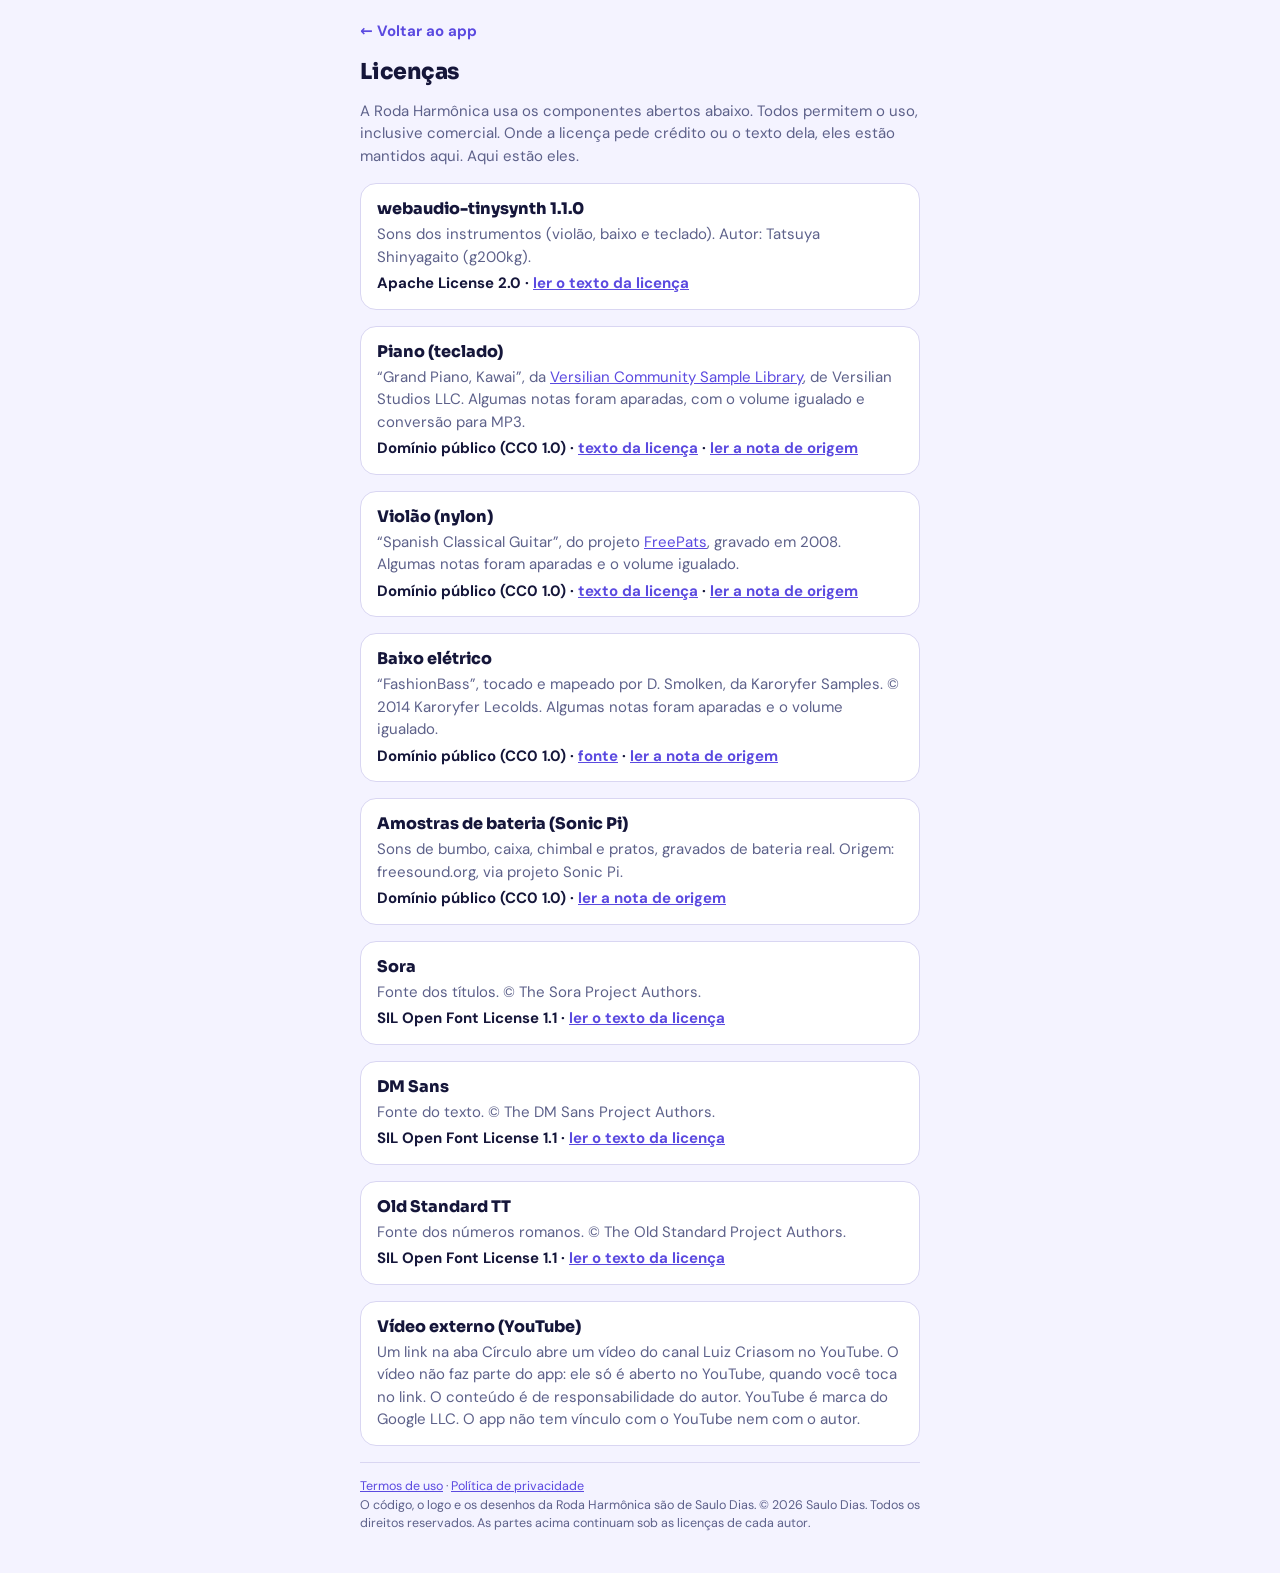
<file: licenses/index.html>
<!doctype html>
<html lang="pt-BR">
<head>
<meta charset="utf-8">
<meta name="viewport" content="width=device-width, initial-scale=1, viewport-fit=cover">
<title>Licenças · Roda Harmônica</title>
<meta name="theme-color" content="#f4f3ff" media="(prefers-color-scheme: light)">
<meta name="theme-color" content="#0e0f1f" media="(prefers-color-scheme: dark)">
<link rel="icon" type="image/svg+xml" href="../icons/favicon.svg">
<link rel="stylesheet" href="../assets/fonts/fonts.css">
<style>
:root {
  --bg: #0e0f1f; --surface: #181a30; --line: #2a2e52; --fg: #f2f3ff; --muted: #9a9fc6; --brand: #8b7cff;
  --font-display: "Sora", system-ui, sans-serif; --font-body: "DM Sans", system-ui, sans-serif;
  color-scheme: dark;
}
@media (prefers-color-scheme: light) {
  :root:not([data-theme="dark"]) { --bg: #f4f3ff; --surface: #ffffff; --line: #d9d6f2; --fg: #15163a; --muted: #5d618a; --brand: #5b4ae0; color-scheme: light; }
}
html { padding-top: env(safe-area-inset-top, 0px); padding-bottom: env(safe-area-inset-bottom, 0px); }
body { margin: 0; background: var(--bg); color: var(--fg); font: 15px/1.5 var(--font-body);
  padding: 20px max(16px, env(safe-area-inset-right, 0px)) 40px max(16px, env(safe-area-inset-left, 0px)); }
main { max-width: 560px; margin: 0 auto; display: grid; gap: 16px; }
a { color: var(--brand); }
.back { font-weight: 700; text-decoration: none; }
h1 { font: 800 22px/1.15 var(--font-display); margin: 0; letter-spacing: -.01em; }
p { margin: 0; color: var(--muted); }
.item { background: var(--surface); border: 1px solid var(--line); border-radius: 16px; padding: 14px 16px; display: grid; gap: 4px; }
.item h2 { font: 800 16px var(--font-display); margin: 0; color: var(--fg); }
.item .lic { font-weight: 700; color: var(--fg); }
.foot { font-size: 12.5px; color: var(--muted); border-top: 1px solid var(--line); padding-top: 14px; }
</style>
</head>
<body>
<main>
  <a class="back" href="../index.html">← Voltar ao app</a>
  <h1>Licenças</h1>
  <p>A Roda Harmônica usa os componentes abertos abaixo. Todos permitem o uso, inclusive comercial. Onde a licença pede crédito ou o texto dela, eles estão mantidos aqui. Aqui estão eles.</p>

  <div class="item">
    <h2>webaudio-tinysynth 1.1.0</h2>
    <p>Sons dos instrumentos (violão, baixo e teclado). Autor: Tatsuya Shinyagaito (g200kg).</p>
    <p class="lic">Apache License 2.0 · <a href="apache-2.0.txt">ler o texto da licença</a></p>
  </div>

  <div class="item">
    <h2>Piano (teclado)</h2>
    <p>“Grand Piano, Kawai”, da <a href="https://github.com/sgossner/VCSL">Versilian Community Sample Library</a>, de Versilian Studios LLC. Algumas notas foram aparadas, com o volume igualado e conversão para MP3.</p>
    <p class="lic">Domínio público (CC0 1.0) · <a href="https://creativecommons.org/publicdomain/zero/1.0/deed.pt_BR">texto da licença</a> · <a href="../samples/LICENSE.txt">ler a nota de origem</a></p>
  </div>

  <div class="item">
    <h2>Violão (nylon)</h2>
    <p>“Spanish Classical Guitar”, do projeto <a href="https://freepats.zenvoid.org/Guitar/acoustic-guitar.html">FreePats</a>, gravado em 2008. Algumas notas foram aparadas e o volume igualado.</p>
    <p class="lic">Domínio público (CC0 1.0) · <a href="https://creativecommons.org/publicdomain/zero/1.0/deed.pt_BR">texto da licença</a> · <a href="../samples/LICENSE.txt">ler a nota de origem</a></p>
  </div>

  <div class="item">
    <h2>Baixo elétrico</h2>
    <p>“FashionBass”, tocado e mapeado por D. Smolken, da Karoryfer Samples. © 2014 Karoryfer Lecolds. Algumas notas foram aparadas e o volume igualado.</p>
    <p class="lic">Domínio público (CC0 1.0) · <a href="https://github.com/sfzinstruments/karoryfer.fashionbass">fonte</a> · <a href="../samples/LICENSE.txt">ler a nota de origem</a></p>
  </div>

  <div class="item">
    <h2>Amostras de bateria (Sonic Pi)</h2>
    <p>Sons de bumbo, caixa, chimbal e pratos, gravados de bateria real. Origem: freesound.org, via projeto Sonic Pi.</p>
    <p class="lic">Domínio público (CC0 1.0) · <a href="../drums/LICENSE.txt">ler a nota de origem</a></p>
  </div>

  <div class="item">
    <h2>Sora</h2>
    <p>Fonte dos títulos. © The Sora Project Authors.</p>
    <p class="lic">SIL Open Font License 1.1 · <a href="sora-OFL.txt">ler o texto da licença</a></p>
  </div>

  <div class="item">
    <h2>DM Sans</h2>
    <p>Fonte do texto. © The DM Sans Project Authors.</p>
    <p class="lic">SIL Open Font License 1.1 · <a href="dm-sans-OFL.txt">ler o texto da licença</a></p>
  </div>

  <div class="item">
    <h2>Old Standard TT</h2>
    <p>Fonte dos números romanos. © The Old Standard Project Authors.</p>
    <p class="lic">SIL Open Font License 1.1 · <a href="old-standard-tt-OFL.txt">ler o texto da licença</a></p>
  </div>

  <div class="item">
    <h2>Vídeo externo (YouTube)</h2>
    <p>Um link na aba Círculo abre um vídeo do canal Luiz Criasom no YouTube. O vídeo não faz parte do app: ele só é aberto no YouTube, quando você toca no link. O conteúdo é de responsabilidade do autor. YouTube é marca do Google LLC. O app não tem vínculo com o YouTube nem com o autor.</p>
  </div>

  <p class="foot"><a href="../termos/index.html">Termos de uso</a> · <a href="../privacidade/index.html">Política de privacidade</a><br>O código, o logo e os desenhos da Roda Harmônica são de Saulo Dias. © 2026 Saulo Dias. Todos os direitos reservados. As partes acima continuam sob as licenças de cada autor.</p>
</main>
</body>
</html>
</file>
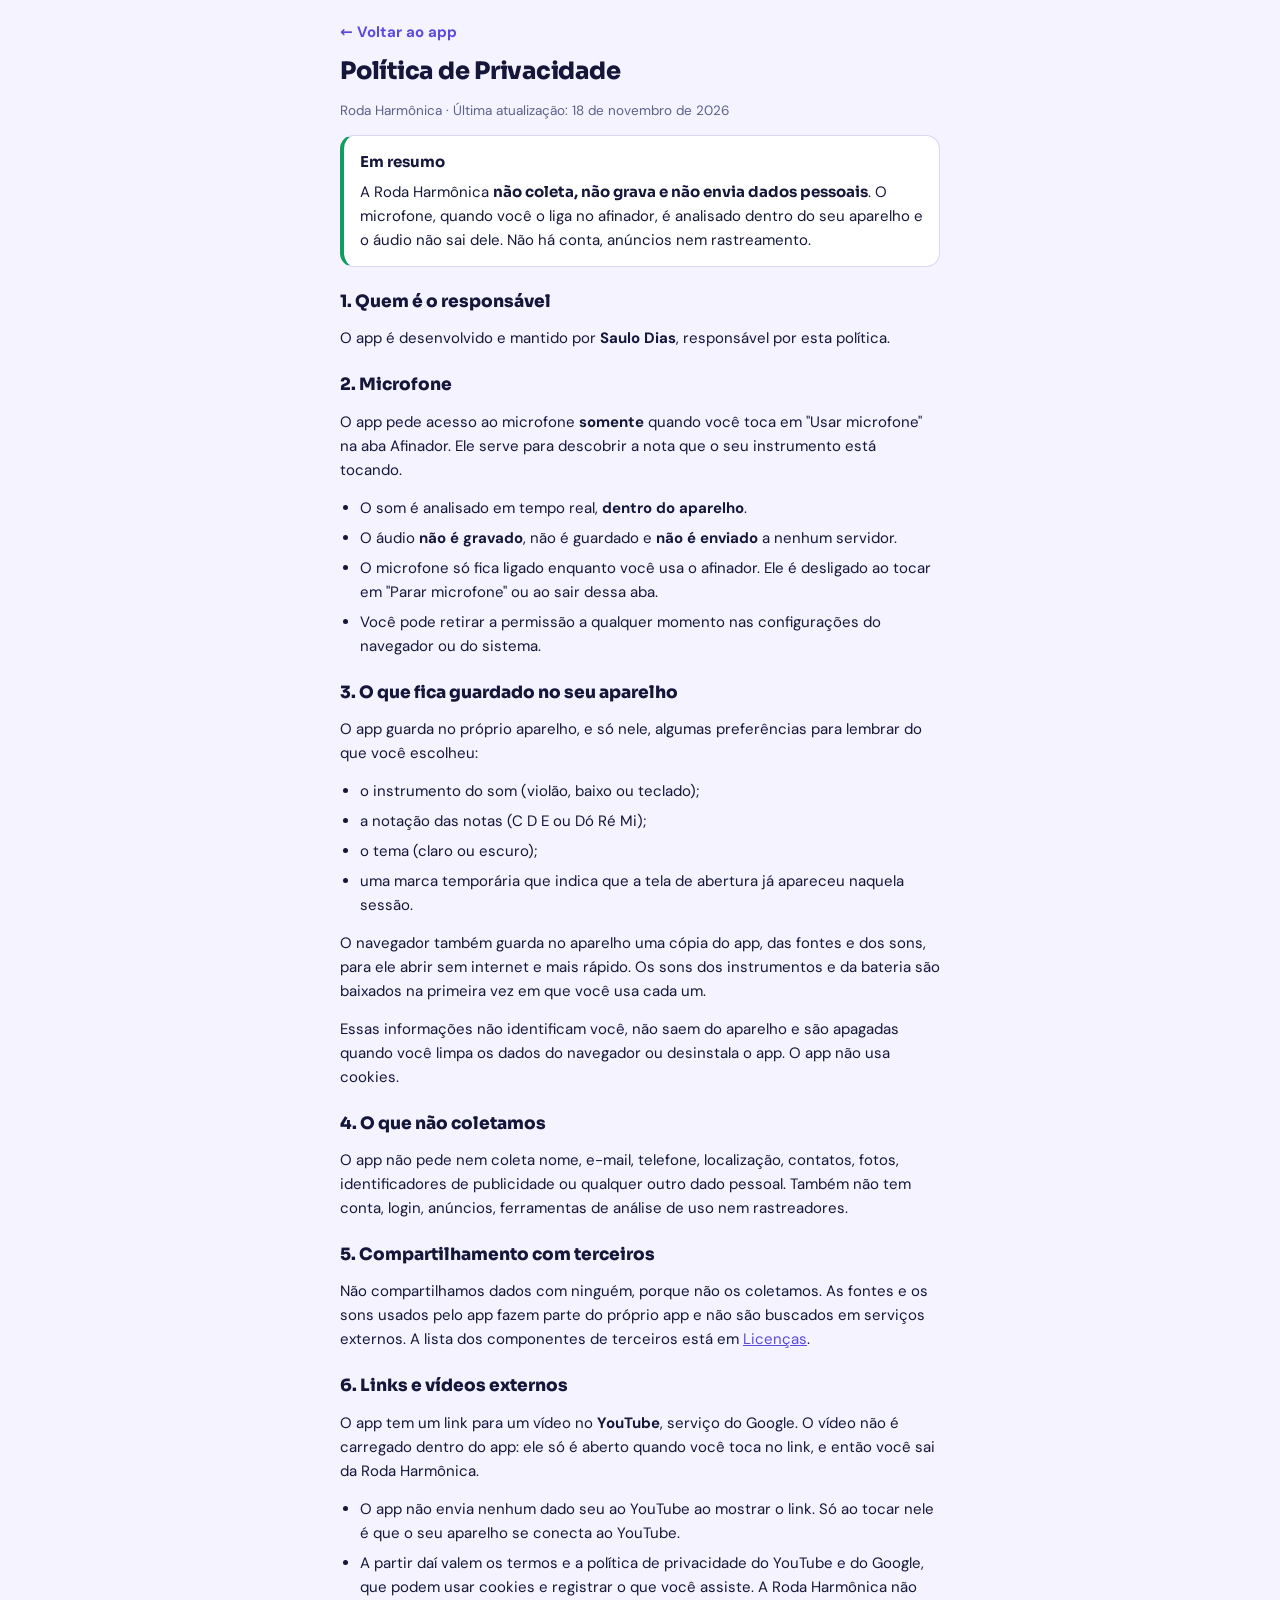
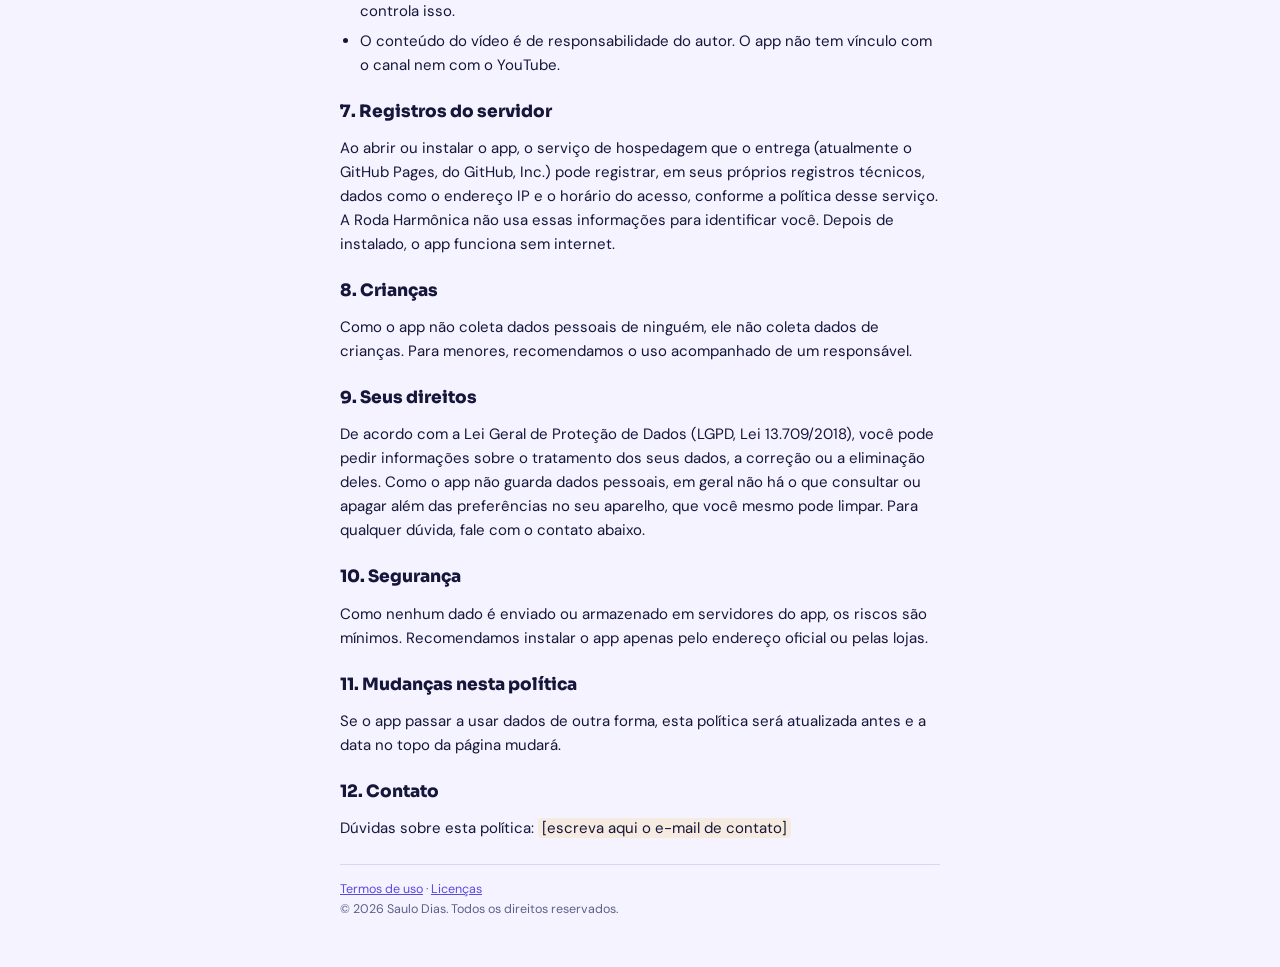
<file: privacidade/index.html>
<!doctype html>
<html lang="pt-BR">
<head>
<meta charset="utf-8">
<meta name="viewport" content="width=device-width, initial-scale=1, viewport-fit=cover">
<title>Política de Privacidade · Roda Harmônica</title>
<meta name="theme-color" content="#f4f3ff" media="(prefers-color-scheme: light)">
<meta name="theme-color" content="#0e0f1f" media="(prefers-color-scheme: dark)">
<link rel="icon" type="image/svg+xml" href="../icons/favicon.svg">
<link rel="stylesheet" href="../assets/fonts/fonts.css">
<style>
:root {
  --bg: #0e0f1f; --surface: #181a30; --line: #2a2e52; --fg: #f2f3ff; --muted: #9a9fc6; --brand: #8b7cff; --ok: #3ddc97;
  --font-display: "Sora", system-ui, sans-serif; --font-body: "DM Sans", system-ui, sans-serif;
  color-scheme: dark;
}
@media (prefers-color-scheme: light) {
  :root:not([data-theme="dark"]) { --bg: #f4f3ff; --surface: #ffffff; --line: #d9d6f2; --fg: #15163a; --muted: #5d618a; --brand: #5b4ae0; --ok: #0f9d62; color-scheme: light; }
}
html { padding-top: env(safe-area-inset-top, 0px); padding-bottom: env(safe-area-inset-bottom, 0px); }
body { margin: 0; background: var(--bg); color: var(--fg); font: 15px/1.6 var(--font-body);
  padding: 20px max(16px, env(safe-area-inset-right, 0px)) 48px max(16px, env(safe-area-inset-left, 0px)); }
main { max-width: 600px; margin: 0 auto; display: grid; gap: 14px; }
a { color: var(--brand); }
.back { font-weight: 700; text-decoration: none; }
h1 { font: 800 24px/1.15 var(--font-display); margin: 0; letter-spacing: -.01em; }
h2 { font: 800 17px/1.25 var(--font-display); margin: 10px 0 0; }
p, ul { margin: 0; }
ul { padding-left: 20px; display: grid; gap: 6px; }
.meta { color: var(--muted); font-size: 13.5px; }
.resumo { background: var(--surface); border: 1px solid var(--line); border-left: 4px solid var(--ok); border-radius: 14px; padding: 14px 16px; display: grid; gap: 6px; }
.resumo b { font-family: var(--font-display); }
.tbd { background: rgba(255, 200, 87, .18); border-radius: 4px; padding: 0 4px; }
.foot { font-size: 12.5px; color: var(--muted); border-top: 1px solid var(--line); padding-top: 14px; margin-top: 10px; }
</style>
</head>
<body>
<main>
  <a class="back" href="../index.html">← Voltar ao app</a>
  <h1>Política de Privacidade</h1>
  <p class="meta">Roda Harmônica · Última atualização: 18 de novembro de 2026</p>

  <div class="resumo">
    <b>Em resumo</b>
    <p>A Roda Harmônica <b>não coleta, não grava e não envia dados pessoais</b>. O microfone, quando você o liga no afinador, é analisado dentro do seu aparelho e o áudio não sai dele. Não há conta, anúncios nem rastreamento.</p>
  </div>

  <h2>1. Quem é o responsável</h2>
  <p>O app é desenvolvido e mantido por <b>Saulo Dias</b>, responsável por esta política.</p>

  <h2>2. Microfone</h2>
  <p>O app pede acesso ao microfone <b>somente</b> quando você toca em "Usar microfone" na aba Afinador. Ele serve para descobrir a nota que o seu instrumento está tocando.</p>
  <ul>
    <li>O som é analisado em tempo real, <b>dentro do aparelho</b>.</li>
    <li>O áudio <b>não é gravado</b>, não é guardado e <b>não é enviado</b> a nenhum servidor.</li>
    <li>O microfone só fica ligado enquanto você usa o afinador. Ele é desligado ao tocar em "Parar microfone" ou ao sair dessa aba.</li>
    <li>Você pode retirar a permissão a qualquer momento nas configurações do navegador ou do sistema.</li>
  </ul>

  <h2>3. O que fica guardado no seu aparelho</h2>
  <p>O app guarda no próprio aparelho, e só nele, algumas preferências para lembrar do que você escolheu:</p>
  <ul>
    <li>o instrumento do som (violão, baixo ou teclado);</li>
    <li>a notação das notas (C D E ou Dó Ré Mi);</li>
    <li>o tema (claro ou escuro);</li>
    <li>uma marca temporária que indica que a tela de abertura já apareceu naquela sessão.</li>
  </ul>
  <p>O navegador também guarda no aparelho uma cópia do app, das fontes e dos sons, para ele abrir sem internet e mais rápido. Os sons dos instrumentos e da bateria são baixados na primeira vez em que você usa cada um.</p>
  <p>Essas informações não identificam você, não saem do aparelho e são apagadas quando você limpa os dados do navegador ou desinstala o app. O app não usa cookies.</p>

  <h2>4. O que não coletamos</h2>
  <p>O app não pede nem coleta nome, e-mail, telefone, localização, contatos, fotos, identificadores de publicidade ou qualquer outro dado pessoal. Também não tem conta, login, anúncios, ferramentas de análise de uso nem rastreadores.</p>

  <h2>5. Compartilhamento com terceiros</h2>
  <p>Não compartilhamos dados com ninguém, porque não os coletamos. As fontes e os sons usados pelo app fazem parte do próprio app e não são buscados em serviços externos. A lista dos componentes de terceiros está em <a href="../licenses/index.html">Licenças</a>.</p>

  <h2>6. Links e vídeos externos</h2>
  <p>O app tem um link para um vídeo no <b>YouTube</b>, serviço do Google. O vídeo não é carregado dentro do app: ele só é aberto quando você toca no link, e então você sai da Roda Harmônica.</p>
  <ul>
    <li>O app não envia nenhum dado seu ao YouTube ao mostrar o link. Só ao tocar nele é que o seu aparelho se conecta ao YouTube.</li>
    <li>A partir daí valem os termos e a política de privacidade do YouTube e do Google, que podem usar cookies e registrar o que você assiste. A Roda Harmônica não controla isso.</li>
    <li>O conteúdo do vídeo é de responsabilidade do autor. O app não tem vínculo com o canal nem com o YouTube.</li>
  </ul>

  <h2>7. Registros do servidor</h2>
  <p>Ao abrir ou instalar o app, o serviço de hospedagem que o entrega (atualmente o GitHub Pages, do GitHub, Inc.) pode registrar, em seus próprios registros técnicos, dados como o endereço IP e o horário do acesso, conforme a política desse serviço. A Roda Harmônica não usa essas informações para identificar você. Depois de instalado, o app funciona sem internet.</p>

  <h2>8. Crianças</h2>
  <p>Como o app não coleta dados pessoais de ninguém, ele não coleta dados de crianças. Para menores, recomendamos o uso acompanhado de um responsável.</p>

  <h2>9. Seus direitos</h2>
  <p>De acordo com a Lei Geral de Proteção de Dados (LGPD, Lei 13.709/2018), você pode pedir informações sobre o tratamento dos seus dados, a correção ou a eliminação deles. Como o app não guarda dados pessoais, em geral não há o que consultar ou apagar além das preferências no seu aparelho, que você mesmo pode limpar. Para qualquer dúvida, fale com o contato abaixo.</p>

  <h2>10. Segurança</h2>
  <p>Como nenhum dado é enviado ou armazenado em servidores do app, os riscos são mínimos. Recomendamos instalar o app apenas pelo endereço oficial ou pelas lojas.</p>

  <h2>11. Mudanças nesta política</h2>
  <p>Se o app passar a usar dados de outra forma, esta política será atualizada antes e a data no topo da página mudará.</p>

  <h2>12. Contato</h2>
  <p>Dúvidas sobre esta política: <span class="tbd">[escreva aqui o e-mail de contato]</span></p>

  <p class="foot"><a href="../termos/index.html">Termos de uso</a> · <a href="../licenses/index.html">Licenças</a><br>© 2026 Saulo Dias. Todos os direitos reservados.</p>
</main>
</body>
</html>
</file>
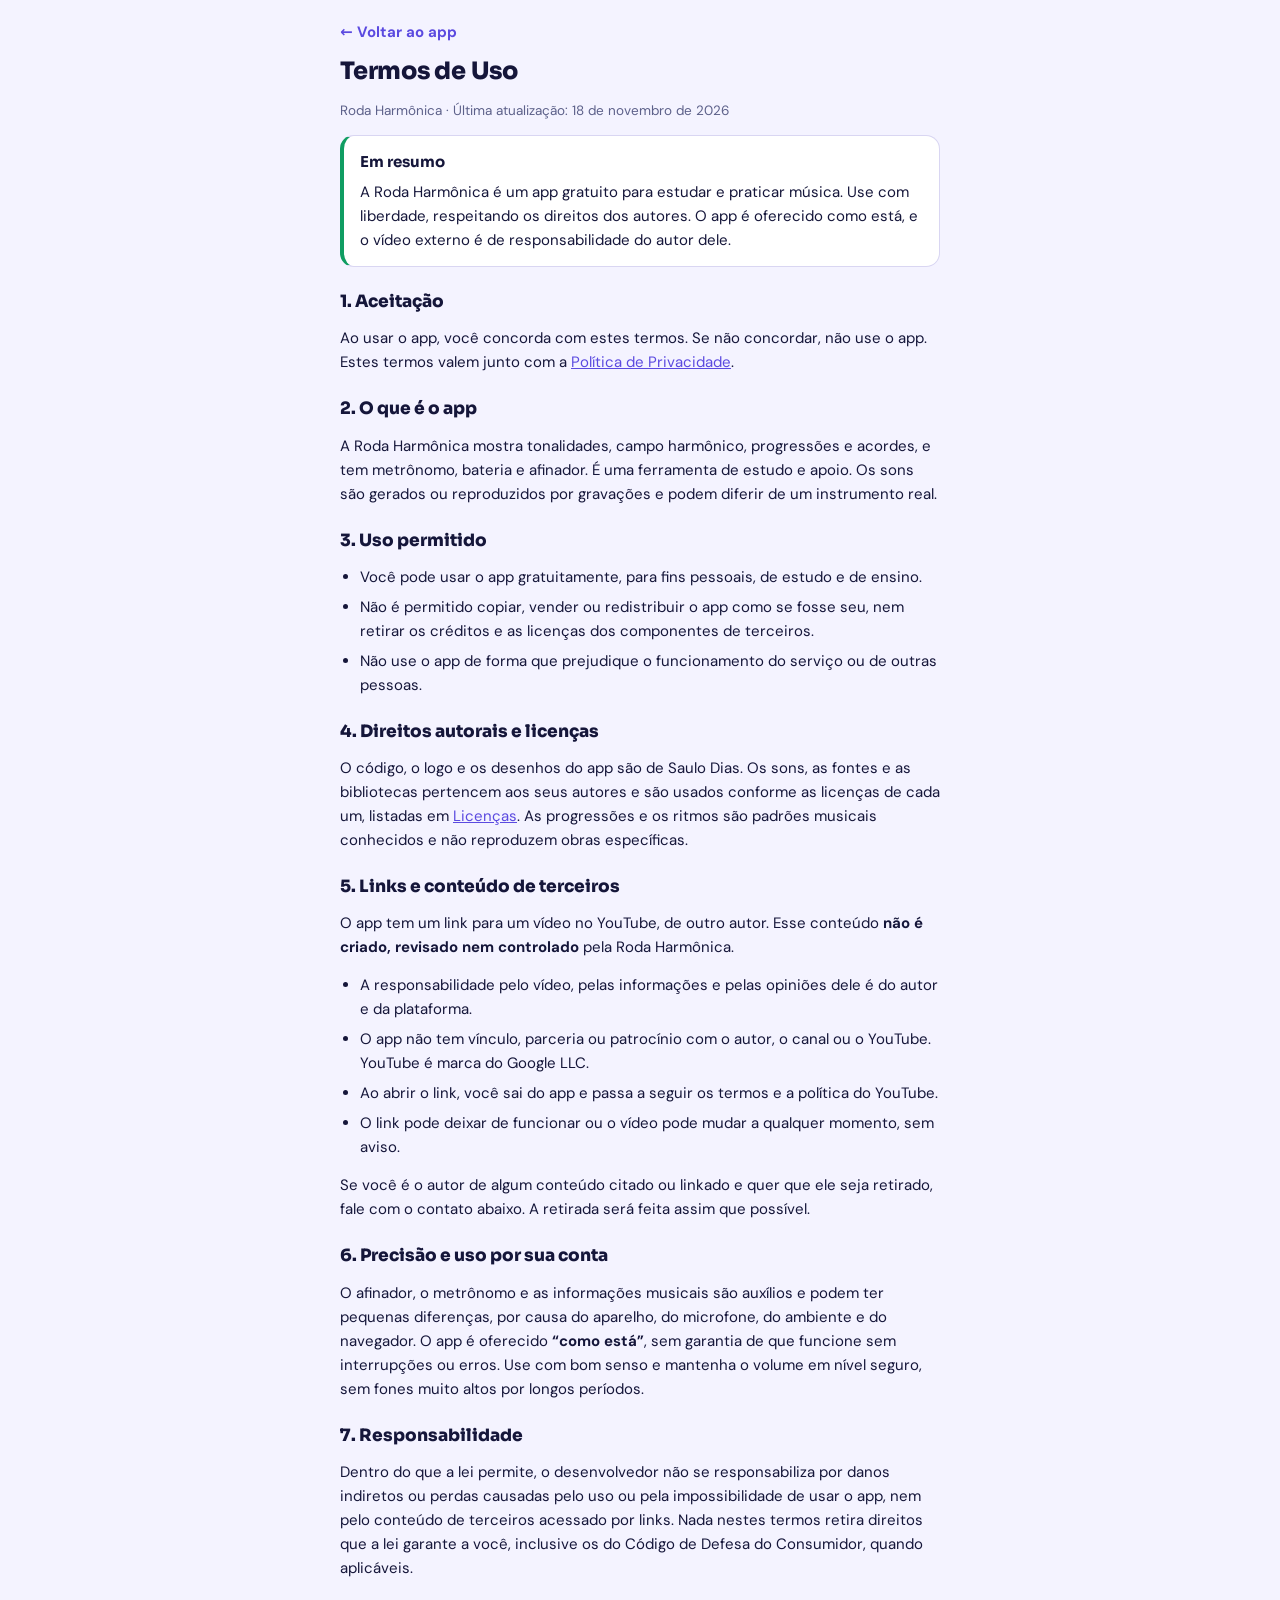
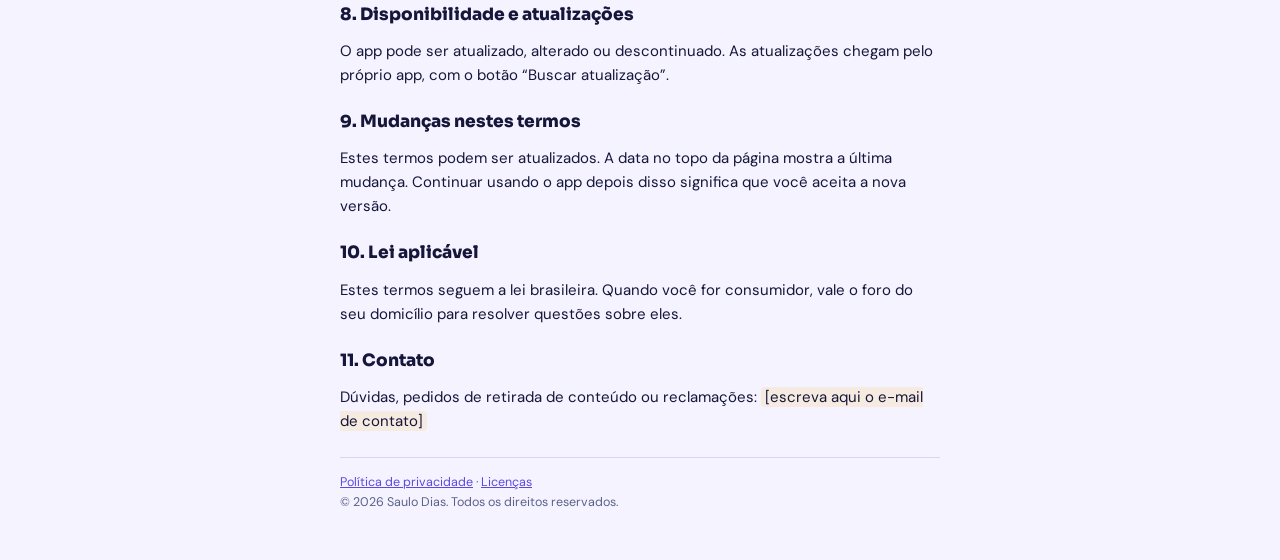
<file: termos/index.html>
<!doctype html>
<html lang="pt-BR">
<head>
<meta charset="utf-8">
<meta name="viewport" content="width=device-width, initial-scale=1, viewport-fit=cover">
<title>Termos de Uso · Roda Harmônica</title>
<meta name="theme-color" content="#f4f3ff" media="(prefers-color-scheme: light)">
<meta name="theme-color" content="#0e0f1f" media="(prefers-color-scheme: dark)">
<link rel="icon" type="image/svg+xml" href="../icons/favicon.svg">
<link rel="stylesheet" href="../assets/fonts/fonts.css">
<style>
:root {
  --bg: #0e0f1f; --surface: #181a30; --line: #2a2e52; --fg: #f2f3ff; --muted: #9a9fc6; --brand: #8b7cff; --ok: #3ddc97;
  --font-display: "Sora", system-ui, sans-serif; --font-body: "DM Sans", system-ui, sans-serif;
  color-scheme: dark;
}
@media (prefers-color-scheme: light) {
  :root:not([data-theme="dark"]) { --bg: #f4f3ff; --surface: #ffffff; --line: #d9d6f2; --fg: #15163a; --muted: #5d618a; --brand: #5b4ae0; --ok: #0f9d62; color-scheme: light; }
}
html { padding-top: env(safe-area-inset-top, 0px); padding-bottom: env(safe-area-inset-bottom, 0px); }
body { margin: 0; background: var(--bg); color: var(--fg); font: 15px/1.6 var(--font-body);
  padding: 20px max(16px, env(safe-area-inset-right, 0px)) 48px max(16px, env(safe-area-inset-left, 0px)); }
main { max-width: 600px; margin: 0 auto; display: grid; gap: 14px; }
a { color: var(--brand); }
.back { font-weight: 700; text-decoration: none; }
h1 { font: 800 24px/1.15 var(--font-display); margin: 0; letter-spacing: -.01em; }
h2 { font: 800 17px/1.25 var(--font-display); margin: 10px 0 0; }
p, ul { margin: 0; }
ul { padding-left: 20px; display: grid; gap: 6px; }
.meta { color: var(--muted); font-size: 13.5px; }
.resumo { background: var(--surface); border: 1px solid var(--line); border-left: 4px solid var(--ok); border-radius: 14px; padding: 14px 16px; display: grid; gap: 6px; }
.resumo b { font-family: var(--font-display); }
.tbd { background: rgba(255, 200, 87, .18); border-radius: 4px; padding: 0 4px; }
.foot { font-size: 12.5px; color: var(--muted); border-top: 1px solid var(--line); padding-top: 14px; margin-top: 10px; }
</style>
</head>
<body>
<main>
  <a class="back" href="../index.html">← Voltar ao app</a>
  <h1>Termos de Uso</h1>
  <p class="meta">Roda Harmônica · Última atualização: 18 de novembro de 2026</p>

  <div class="resumo">
    <b>Em resumo</b>
    <p>A Roda Harmônica é um app gratuito para estudar e praticar música. Use com liberdade, respeitando os direitos dos autores. O app é oferecido como está, e o vídeo externo é de responsabilidade do autor dele.</p>
  </div>

  <h2>1. Aceitação</h2>
  <p>Ao usar o app, você concorda com estes termos. Se não concordar, não use o app. Estes termos valem junto com a <a href="../privacidade/index.html">Política de Privacidade</a>.</p>

  <h2>2. O que é o app</h2>
  <p>A Roda Harmônica mostra tonalidades, campo harmônico, progressões e acordes, e tem metrônomo, bateria e afinador. É uma ferramenta de estudo e apoio. Os sons são gerados ou reproduzidos por gravações e podem diferir de um instrumento real.</p>

  <h2>3. Uso permitido</h2>
  <ul>
    <li>Você pode usar o app gratuitamente, para fins pessoais, de estudo e de ensino.</li>
    <li>Não é permitido copiar, vender ou redistribuir o app como se fosse seu, nem retirar os créditos e as licenças dos componentes de terceiros.</li>
    <li>Não use o app de forma que prejudique o funcionamento do serviço ou de outras pessoas.</li>
  </ul>

  <h2>4. Direitos autorais e licenças</h2>
  <p>O código, o logo e os desenhos do app são de Saulo Dias. Os sons, as fontes e as bibliotecas pertencem aos seus autores e são usados conforme as licenças de cada um, listadas em <a href="../licenses/index.html">Licenças</a>. As progressões e os ritmos são padrões musicais conhecidos e não reproduzem obras específicas.</p>

  <h2>5. Links e conteúdo de terceiros</h2>
  <p>O app tem um link para um vídeo no YouTube, de outro autor. Esse conteúdo <b>não é criado, revisado nem controlado</b> pela Roda Harmônica.</p>
  <ul>
    <li>A responsabilidade pelo vídeo, pelas informações e pelas opiniões dele é do autor e da plataforma.</li>
    <li>O app não tem vínculo, parceria ou patrocínio com o autor, o canal ou o YouTube. YouTube é marca do Google LLC.</li>
    <li>Ao abrir o link, você sai do app e passa a seguir os termos e a política do YouTube.</li>
    <li>O link pode deixar de funcionar ou o vídeo pode mudar a qualquer momento, sem aviso.</li>
  </ul>
  <p>Se você é o autor de algum conteúdo citado ou linkado e quer que ele seja retirado, fale com o contato abaixo. A retirada será feita assim que possível.</p>

  <h2>6. Precisão e uso por sua conta</h2>
  <p>O afinador, o metrônomo e as informações musicais são auxílios e podem ter pequenas diferenças, por causa do aparelho, do microfone, do ambiente e do navegador. O app é oferecido <b>“como está”</b>, sem garantia de que funcione sem interrupções ou erros. Use com bom senso e mantenha o volume em nível seguro, sem fones muito altos por longos períodos.</p>

  <h2>7. Responsabilidade</h2>
  <p>Dentro do que a lei permite, o desenvolvedor não se responsabiliza por danos indiretos ou perdas causadas pelo uso ou pela impossibilidade de usar o app, nem pelo conteúdo de terceiros acessado por links. Nada nestes termos retira direitos que a lei garante a você, inclusive os do Código de Defesa do Consumidor, quando aplicáveis.</p>

  <h2>8. Disponibilidade e atualizações</h2>
  <p>O app pode ser atualizado, alterado ou descontinuado. As atualizações chegam pelo próprio app, com o botão “Buscar atualização”.</p>

  <h2>9. Mudanças nestes termos</h2>
  <p>Estes termos podem ser atualizados. A data no topo da página mostra a última mudança. Continuar usando o app depois disso significa que você aceita a nova versão.</p>

  <h2>10. Lei aplicável</h2>
  <p>Estes termos seguem a lei brasileira. Quando você for consumidor, vale o foro do seu domicílio para resolver questões sobre eles.</p>

  <h2>11. Contato</h2>
  <p>Dúvidas, pedidos de retirada de conteúdo ou reclamações: <span class="tbd">[escreva aqui o e-mail de contato]</span></p>

  <p class="foot"><a href="../privacidade/index.html">Política de privacidade</a> · <a href="../licenses/index.html">Licenças</a><br>© 2026 Saulo Dias. Todos os direitos reservados.</p>
</main>
</body>
</html>
</file>
<file: assets/fonts/fonts.css>
/* Fontes locais (licença OFL). Só o subconjunto latino, que cobre o português. */
@font-face { font-family: 'DM Sans'; font-style: normal; font-weight: 400 700; font-display: swap; src: url('dm-sans-400.woff2') format('woff2'); unicode-range: U+0000-00FF, U+0131, U+0152-0153, U+02BB-02BC, U+02C6, U+02DA, U+02DC, U+0304, U+0308, U+0329, U+2000-206F, U+20AC, U+2122, U+2191, U+2193, U+2212, U+2215, U+FEFF, U+FFFD; }
@font-face { font-family: 'Sora'; font-style: normal; font-weight: 600 800; font-display: swap; src: url('sora-600.woff2') format('woff2'); unicode-range: U+0000-00FF, U+0131, U+0152-0153, U+02BB-02BC, U+02C6, U+02DA, U+02DC, U+0304, U+0308, U+0329, U+2000-206F, U+20AC, U+2122, U+2191, U+2193, U+2212, U+2215, U+FEFF, U+FFFD; }
@font-face { font-family: 'Old Standard TT'; font-style: normal; font-weight: 700; font-display: swap; src: url('old-standard-tt-700.woff2') format('woff2'); unicode-range: U+0000-00FF, U+0131, U+0152-0153, U+02BB-02BC, U+02C6, U+02DA, U+02DC, U+0304, U+0308, U+0329, U+2000-206F, U+20AC, U+2122, U+2191, U+2193, U+2212, U+2215, U+FEFF, U+FFFD; }
</file>
